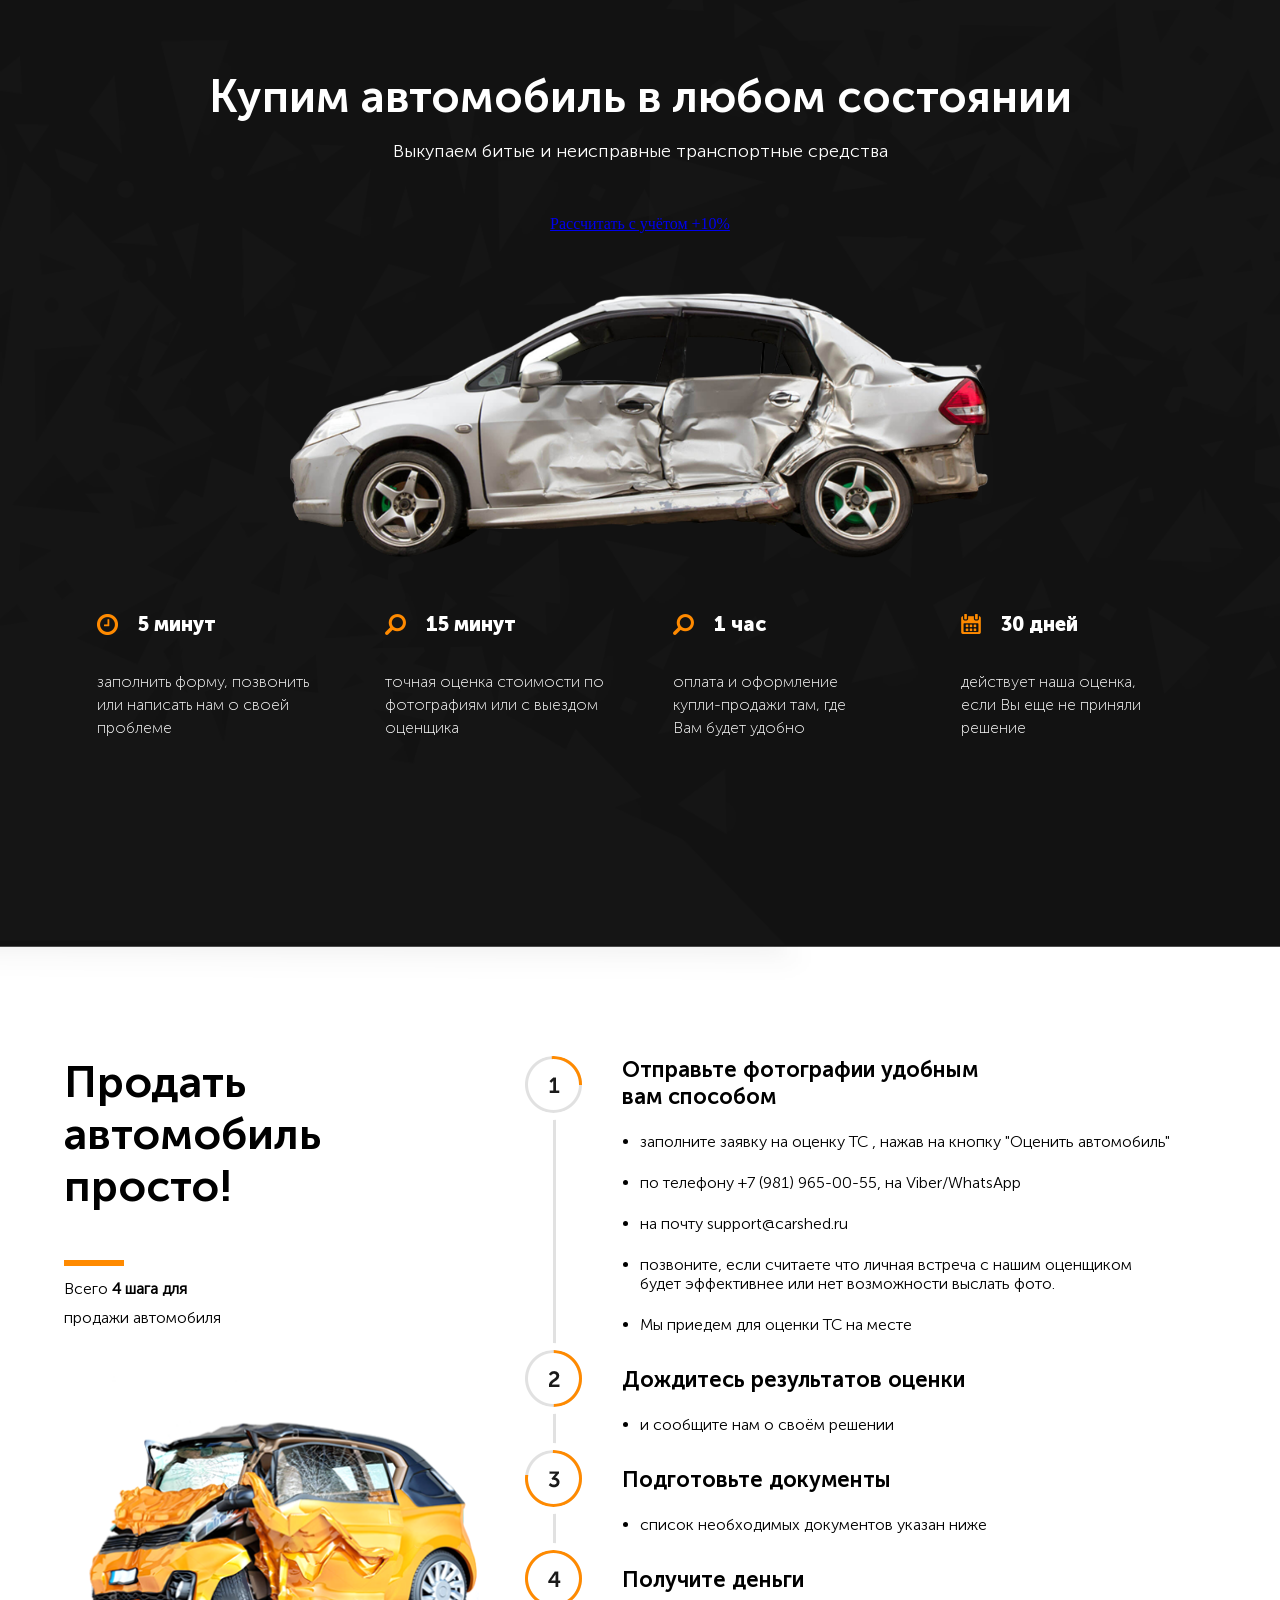
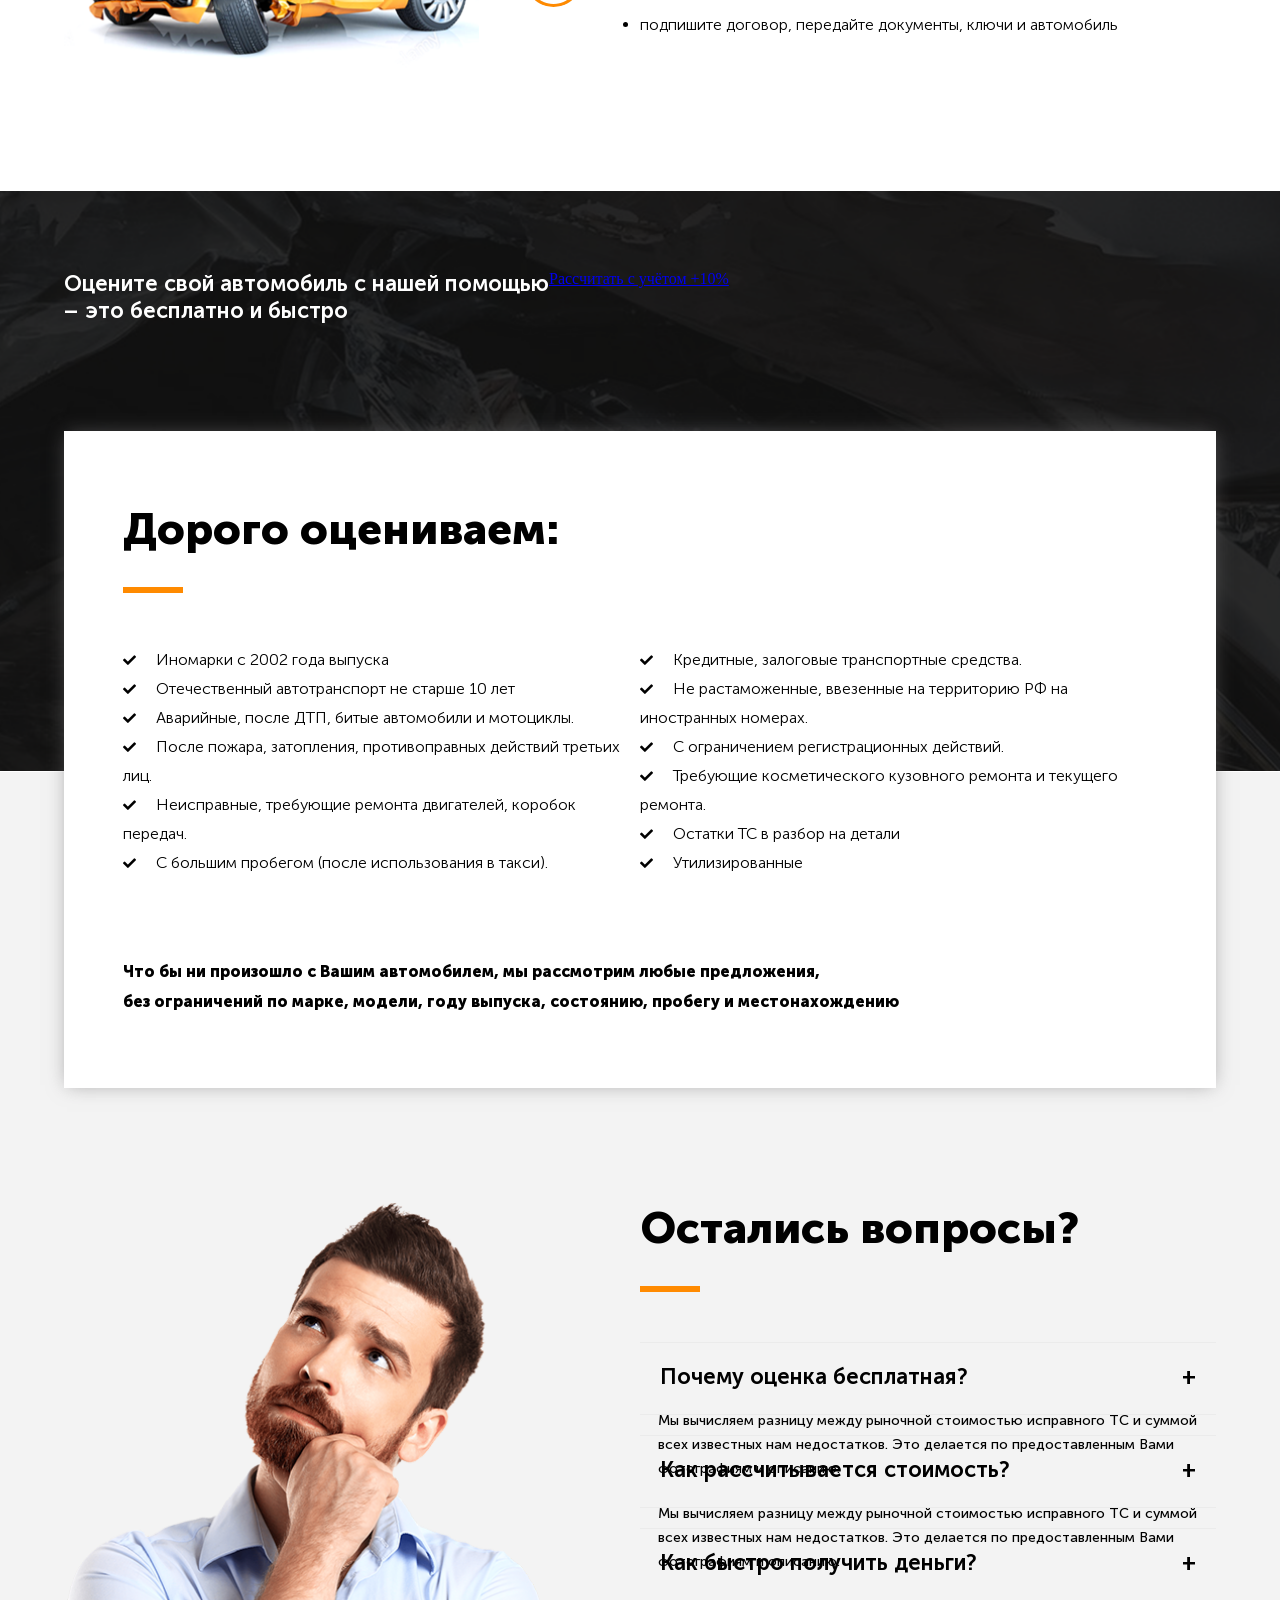
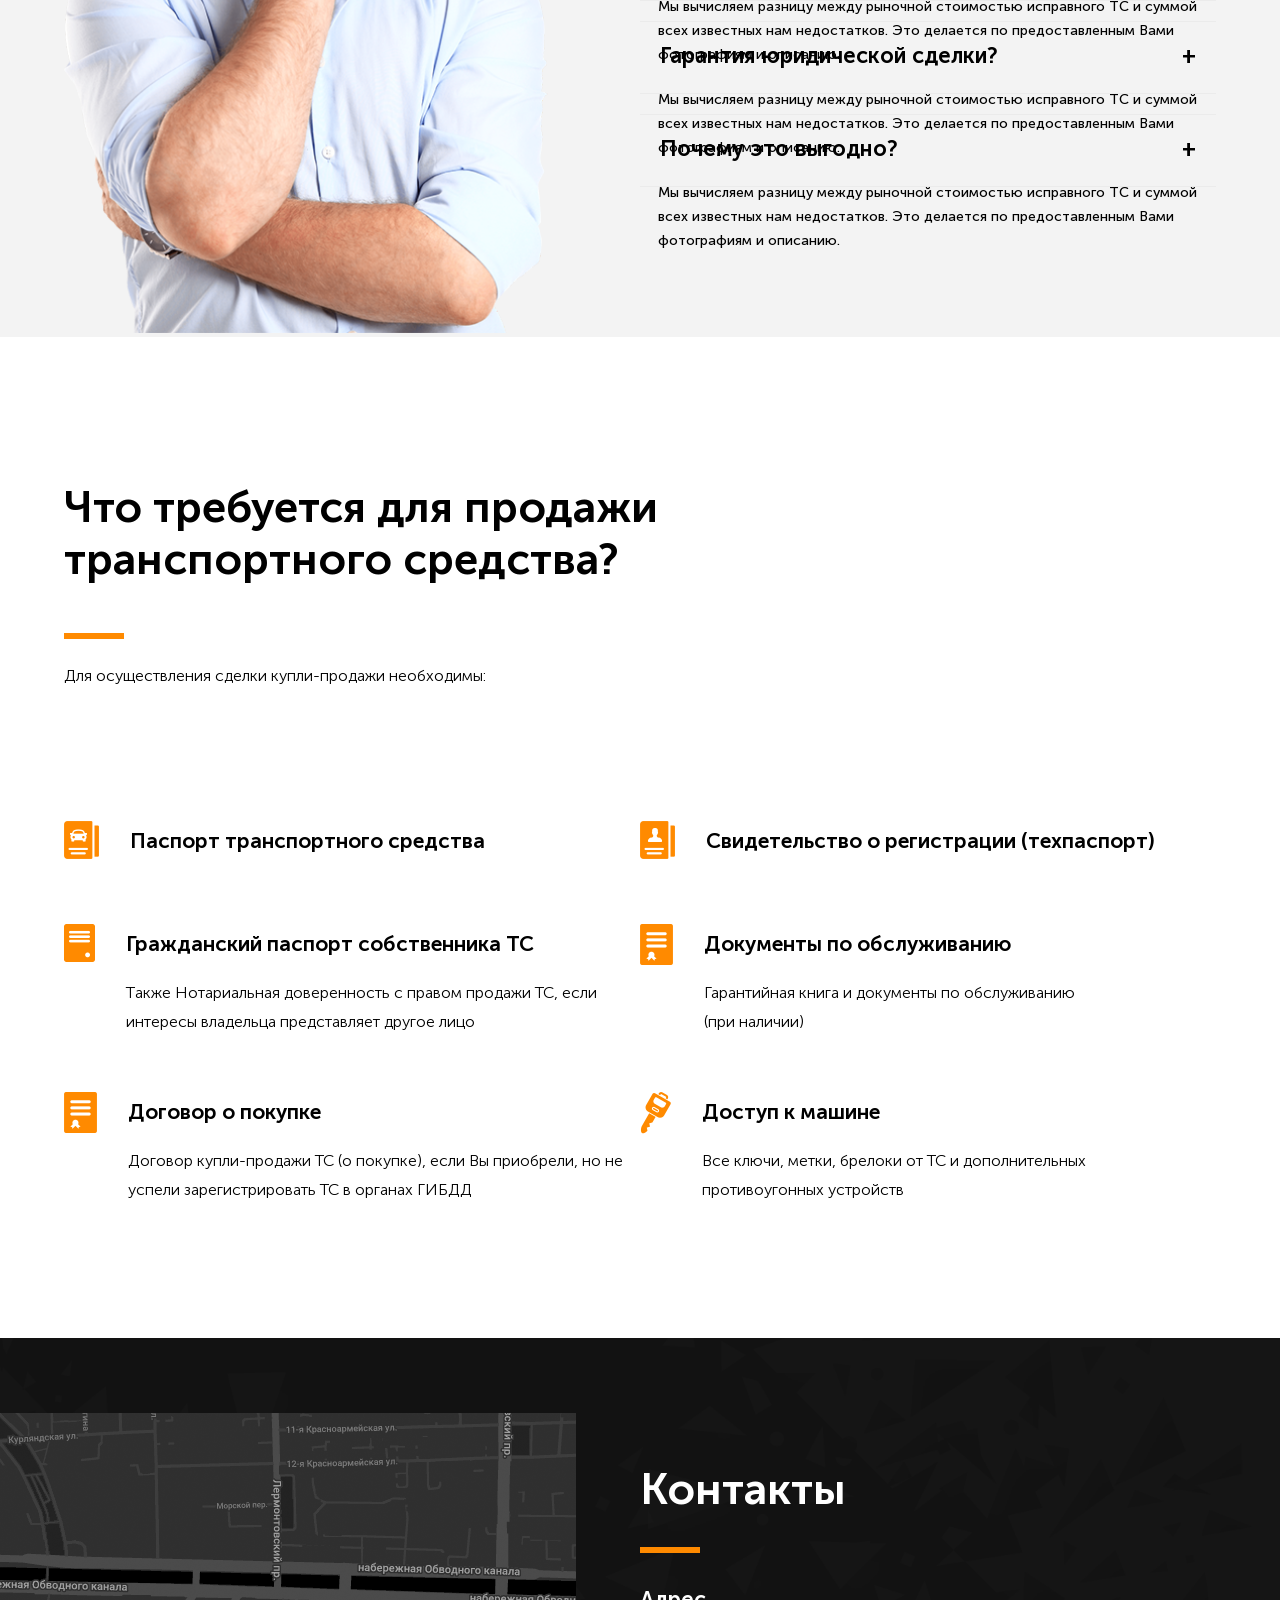
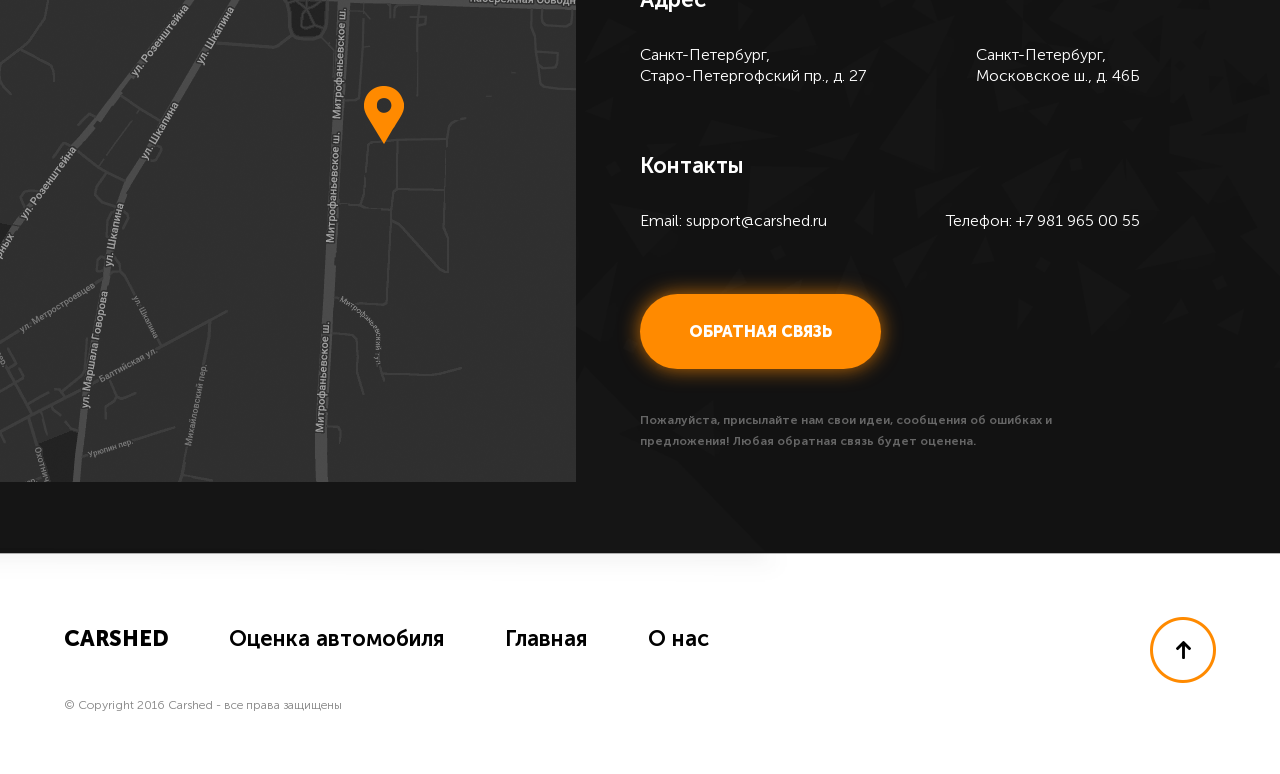
<file: start/index.html>
﻿<!DOCTYPE html>
<html>
<head>
<!-- Yandex.Metrika counter -->
<script type="text/javascript" >
   (function(m,e,t,r,i,k,a){m[i]=m[i]||function(){(m[i].a=m[i].a||[]).push(arguments)};
   m[i].l=1*new Date();k=e.createElement(t),a=e.getElementsByTagName(t)[0],k.async=1,k.src=r,a.parentNode.insertBefore(k,a)})
   (window, document, "script", "https://mc.yandex.ru/metrika/tag.js", "ym");

   ym(48561659, "init", {
        clickmap:true,
        trackLinks:true,
        accurateTrackBounce:true,
        webvisor:true
   });
</script>
<noscript><div><img src="https://mc.yandex.ru/watch/48561659" style="position:absolute; left:-9999px;" alt="" /></div></noscript>
<!-- /Yandex.Metrika counter -->
<!-- Facebook Pixel Code -->
<script>
  !function(f,b,e,v,n,t,s)
  {if(f.fbq)return;n=f.fbq=function(){n.callMethod?
  n.callMethod.apply(n,arguments):n.queue.push(arguments)};
  if(!f._fbq)f._fbq=n;n.push=n;n.loaded=!0;n.version='2.0';
  n.queue=[];t=b.createElement(e);t.async=!0;
  t.src=v;s=b.getElementsByTagName(e)[0];
  s.parentNode.insertBefore(t,s)}(window, document,'script',
  'https://connect.facebook.net/en_US/fbevents.js');
  fbq('init', '402706710477003');
  fbq('track', 'PageView');
</script>
<noscript><img height="1" width="1" style="display:none"
  src="https://www.facebook.com/tr?id=402706710477003&ev=PageView&noscript=1"
/></noscript>
<!-- End Facebook Pixel Code -->

<script type="text/javascript">!function(){var t=document.createElement("script");t.type="text/javascript",t.async=!0,t.src="https://vk.com/js/api/openapi.js?160",t.onload=function(){VK.Retargeting.Init("VK-RTRG-343249-3gPMz"),VK.Retargeting.Hit()},document.head.appendChild(t)}();</script><noscript><img src="https://vk.com/rtrg?p=VK-RTRG-343249-3gPMz" style="position:fixed; left:-999px;" alt=""/></noscript>

	<title>CARSHED - Выкупаем неисправные и разбитые  автомобили и избавляем вас от головной боли</title>
    <!-- Meta Tegs -->
    <meta name="viewport" content="width=device-width, initial-scale=1, maximum-scale=1">
    <meta charset="UTF-8">
    <meta http-equiv="X-UA-Compatible" content="IE=Edge">
    <meta name="description" content="">
    <meta name="keywords" content="">
    <meta name="author" content="">

    <!-- Styles --> 
    <link rel="icon" href="images/icon.png">
    <link rel="stylesheet" href="css/main.css">
    <link rel="stylesheet" href="css/responsive.css">
    <link rel="stylesheet" href="css/remodal.css">
    <link rel="stylesheet" href="css/remodal-default-theme.css">

    <!-- Fonts -->
    <link href="https://fonts.googleapis.com/css?family=Oswald|Roboto" rel="stylesheet">
    
    <!-- Awesome -->
    <link rel="stylesheet" href="https://use.fontawesome.com/releases/v5.8.1/css/all.css" integrity="sha384-50oBUHEmvpQ+1lW4y57PTFmhCaXp0ML5d60M1M7uH2+nqUivzIebhndOJK28anvf" crossorigin="anonymous">

    <!-- Jquery Byblia -->
    <script src="https://ajax.googleapis.com/ajax/libs/jquery/3.3.1/jquery.min.js"></script>
	
	<!-- Marquiz script start -->
<script src="//script.marquiz.ru/v1.js" type="application/javascript"></script>
<script>
document.addEventListener("DOMContentLoaded", function() {
  Marquiz.init({ 
    id: '5b353b49aad90e0042b1ec48', 
    autoOpen: false, 
    autoOpenFreq: 'once', 
    openOnExit: false 
  });
});
</script>
<!-- Marquiz script end -->

</head>
<body>

	<div id="one-diplay">
		<div id="one-display-center">
			<div id="one-display-block">
				<h1 class="one-display-block-h1">
					Купим автомобиль в любом состоянии
				</h1>
				<span class="one-display-block-span">
					Выкупаем битые и неисправные транспортные средства
				</span>

				<div id="one-display-button-block">
				  <center>
					<div class="marquiz__container">
					<a class="marquiz__button marquiz__button_blicked marquiz__button_rounded marquiz__button_shadow" href="#popup:marquiz_5b353b49aad90e0042b1ec48" data-fixed-side="" data-alpha-color="rgba(255, 134, 13, 0.5)" data-color="#ff860d" data-text-color="#ffffff">Рассчитать с учётом +10%</a>
					</div>
				  </center>
				</div>  
                
                <center>
                	<img src="images/dumpcar.png" class="one-display-car">
                </center>

                <div id="one-display-bottom">
                	<div>
                		<p>
                			<b><img src="images/watch.png"><i></i>5 минут</b><br>
                			<span>
                				заполнить форму, позвонить<br>
                				или написать нам о своей<br>
                				проблеме
                			</span>
                		</p>
                	</div>
                	<div>
                		<p>
                			<b><img src="images/search.png"><i></i>15 минут</b><br>
                			<span>
                				точная оценка стоимости по<br>
                				фотографиям или с выездом<br>
                				оценщика
                			</span>
                		</p>
                	</div>

                  <div>
                    <p>
                      <b><img src="images/search.png"><i></i>1 час</b><br>
                      <span>
                        оплата и оформление<br>
                        купли-продажи там, где<br>
                        Вам будет удобно
                      </span>
                    </p>
                  </div>

                	<div>
                		<p>
                			<b><img src="images/calendar.png"><i></i>30 дней</b><br>
                			<span>
                				действует наша оценка,<br>
                				если Вы еще не приняли<br>
                				решение
                			</span>
                		</p>
                	</div>
                </div>

			</div>
		</div>
	</div>

	<div id="just">
		<div id="just-center">
			<div id="just-block">
				<div id="just-left">
					<p>
						<b>Продать<br>автомобиль<br>просто!</b>
						<hr style="position: absolute;" class="info-element">
						<span>
							Всего <font style="font-weight: bold;">4 шага для</font> <br>продажи автомобиля
						</span>

						<img src="images/justcar.png">
					</p>
				</div>
				<div id="just-right">
					
					<div id="just-right-block">
						<p>
							<img src="images/num1.png"> <b>Отправьте фотографии удобным<br> вам способом</b>
						</p>
                        
                        <ul>
                           <div id="line"></div>
                        	  <li>заполните заявку на оценку ТС , нажав на кнопку "Оценить автомобиль"</li>
                            <li>по телефону +7 (981) 965-00-55, на Viber/WhatsApp</li>
                            <li>на почту support@carshed.ru</li>
                            <li>позвоните, если считаете что личная встреча с нашим оценщиком <br> будет эффективнее или нет возможности выслать фото. </li>
                            <li>Мы приедем для оценки ТС на месте</li>
                        </ul>
					</div>

					<div id="just-right-block">
						<p>
							<img src="images/num2.png"> <b style="margin-top: 16px;">Дождитесь результатов оценки</b>
						</p>
            
                        
                        <ul>
                          <div id="line"></div>
                        	<li>и сообщите нам о своём решении</li>
                        </ul>
					</div>

					<div id="just-right-block">
						<p>
							<img src="images/num3.png"> <b style="margin-top: 16px;">Подготовьте документы</b>
						</p>
           
                        
                        <ul>
                          <div id="line"></div>
                        	<li>список необходимых документов указан ниже</li>
                        </ul>
					</div>

					<div id="just-right-block">
						<p>
							<img src="images/num4.png"> <b style="margin-top: 16px;">Получите деньги</b>
						</p>
                        
                        <ul>
                        	<li>подпишите договор, передайте документы, ключи и автомобиль</li>
                        </ul>
					</div>

				</div>
			</div>
		</div>
	</div>
 
   <div id="dorogo">
   	  <div id="dorogo-center">
   	  	  <div id="dorogo-block">
   	  	  	 <p>
   	  	  	 	<span>
   	  	  	 		Оцените свой автомобиль с нашей  помощью<br>
                    – это бесплатно и быстро
   	  	  	 	</span>
					<div class="marquiz__container">
					<a class="marquiz__button marquiz__button_blicked marquiz__button_rounded marquiz__button_shadow" href="#popup:marquiz_5b353b49aad90e0042b1ec48" data-fixed-side="" data-alpha-color="rgba(255, 134, 13, 0.5)" data-color="#ff860d" data-text-color="#ffffff">Рассчитать с учётом +10%</a>
					</div>  
   	  	  	 </p>
   	  	  </div>
   	  </div>
   </div>	 

   <div id="info-dorogo">
   	    <div id="info-dorogo-center">
   	    	 <div id="info-dorogo-block">
   	    	 	 
   	    	 	 <div id="info-dorogo-block-ctr">
   	    	 	 	 <b>
				        Дорого оцениваем:
			         </b>
				     <hr style="position: absolute;" class="info-element">

				     <span>
				     	<font class="info-dorogo-block-ctr-font" style="float: left;">
				     		<i class="fas fa-check"></i> Иномарки с 2002 года выпуска<br>
                            <i class="fas fa-check"></i> Отечественный автотранспорт не старше 10 лет<br> 
                            <i class="fas fa-check"></i> Аварийные, после ДТП, битые автомобили и мотоциклы.<br>
                            <i class="fas fa-check"></i> После пожара, затопления, противоправных действий третьих лиц.<br>
                            <i class="fas fa-check"></i> Неисправные, требующие ремонта двигателей, коробок передач.<br>
                            <i class="fas fa-check"></i> С большим пробегом (после использования в такси).
				     	</font>
				     	<font class="info-dorogo-block-ctr-font" style="float: right;">
				     		<i class="fas fa-check"></i> Кредитные, залоговые транспортные средства.<br>
                            <i class="fas fa-check"></i> Не растаможенные, ввезенные на территорию РФ на иностранных номерах.<br>
                            <i class="fas fa-check"></i> С ограничением регистрационных действий.<br>
                            <i class="fas fa-check"></i> Требующие косметического кузовного ремонта и текущего ремонта.<br>
                            <i class="fas fa-check"></i> Остатки ТС в разбор на детали<br>
                            <i class="fas fa-check"></i> Утилизированные
				     	</font>
				     </span>
				     <font class="info-dorogo-block-ctr-b">
				     	Что бы ни произошло с Вашим автомобилем, мы рассмотрим любые предложения,<br>
                        без ограничений  по марке, модели, году выпуска, состоянию, пробегу и местонахождению
				     </font>
   	    	 	 </div>

   	    	 </div>
   	    </div>
   </div>

   <div id="qa">
   	  <div id="qa-center">
   	  	  <div id="qa-block">
   	  	  	 <div id="qa-left">
   	  	  	 	<img src="images/men.png">
   	  	  	 </div>
   	  	  	 <div id="qa-right">
   	  	  	 	<b class="qa-right-b">
				    Остались вопросы?
			    </b>
				    <hr style="position: absolute;" class="info-element">

				    <div id="faq">
             
                    <div id="qa-bl" class="qaN1" onclick="qaN1();">
                    	<b>Почему оценка бесплатная? <font class="qa-bl-font" id="qaN1font">+</font></b><br>

                    	<span>
                    		Мы вычисляем разницу между рыночной стоимостью исправного ТС и суммой всех известных  нам недостатков. Это делается по предоставленным Вами фотографиям и описанию.
                    	</span>
                    </div>
                    
                    <div id="qa-bl" class="qaN2" onclick="qaN2();">
                    	<b>Как рассчитывается стоимость? <font class="qa-bl-font" id="qaN2font">+</font></b><br>

                    	<span>
                    		Мы вычисляем разницу между рыночной стоимостью исправного ТС и суммой всех известных  нам недостатков. Это делается по предоставленным Вами фотографиям и описанию.
                    	</span>
                    </div>

                    <div id="qa-bl" class="qaN3" onclick="qaN3();">
                    	<b>Как быстро получить деньги? <font class="qa-bl-font" id="qaN3font">+</font></b><br>

                    	<span>
                    		Мы вычисляем разницу между рыночной стоимостью исправного ТС и суммой всех известных  нам недостатков. Это делается по предоставленным Вами фотографиям и описанию.
                    	</span>
                    </div>

                    <div id="qa-bl" class="qaN4" onclick="qaN4();">
                    	<b>Гарантия юридической сделки? <font class="qa-bl-font" id="qaN4font">+</font></b><br>

                    	<span>
                    		Мы вычисляем разницу между рыночной стоимостью исправного ТС и суммой всех известных  нам недостатков. Это делается по предоставленным Вами фотографиям и описанию.
                    	</span>
                    </div>

                    <div id="qa-bl" class="qaN5" onclick="qaN5();">
                    	<b>Почему это выгодно? <font class="qa-bl-font" id="qaN5font">+</font></b><br>

                    	<span>
                    		Мы вычисляем разницу между рыночной стоимостью исправного ТС и суммой всех известных  нам недостатков. Это делается по предоставленным Вами фотографиям и описанию.
                    	</span>
                    </div>

                    </div>

   	  	  	 </div>
   	  	  </div>
   	  </div>
   </div>


   <div id="need">
   	    <div id="need-center">
   	    	<p>
				
				<b>
				    Что требуется для продажи<br>
                    транспортного средства?
			    </b>
				    <hr style="position: absolute;" class="info-element">
				<span>
				    Для осуществления сделки купли-продажи необходимы:
				</span>

				<div id="need-block">
					<div>
						<p>
							<b><img src="images/need1.png"> <font class="need-font">Паспорт транспортного средства</font></b>
							<span>
								
							</span>
						</p>
					</div>
		
					<div>
						<p>
							<b><img src="images/need2.png"> <font class="need-font">Свидетельство о регистрации (техпаспорт)</font></b>
							<span>
								
							</span>
						</p>
					</div>

					<div>
						<p>
							<b><img src="images/need3.png">  <font class="need-font">Гражданский паспорт собственника ТС</font></b>
							<span>
								Tакже Нотариальная доверенность с правом продажи ТС, если<br>
								интересы владельца представляет другое лицо
							</span>
						</p>
					</div>
			

					<div>
						<p>
							<b><img src="images/need4.png"> <font class="need-font">Документы по обслуживанию</font></b>
							<span>
								 Гарантийная книга и документы по обслуживанию<br>
                                 (при наличии)
							</span>
						</p>
					</div>

					<div>
						<p>
							<b><img src="images/need4.png"> <font class="need-font">Договор о покупке</font></b>
							<span>
								 Договор купли-продажи ТС (о покупке), если Вы приобрели, но не<br>
								 успели зарегистрировать ТС в органах ГИБДД
							</span>
						</p>
					</div>

	
			

					<div>
						<p>
							<b><img src="images/need6.png"> <font class="need-font">Доступ к машине</font></b>
							<span>
								Все ключи, метки, брелоки от ТС и дополнительных<br>
								противоугонных устройств
							</span>
						</p>
					</div>
				</div>

			</p>
   	    </div>
   </div>	
   
   <div id="contact">
   	  <div id="contact-center">
   	  	  <div id="contact-block">
   	  	  	 <div id="contact-left">
   	  	  	 	<img src="images/map.png">
   	  	  	 </div>
   	  	  	 <div id="contact-right">
   	  	  	 	 <b>Контакты</b>

   	  	  	 	 <div id="hr">
   	  	  	 	 	<hr  class="info-element">
   	  	  	 	 </div> 	  	  	 	 
                 
                 <div id="contact-right-block">
                 	<b>Адрес</b>
                 	<p>
                 		<span style="float: left;">
                 			 Санкт-Петербург,<br>Старо-Петергофский пр., д. 27
                 		</span>
                 		<span style="float: right;">
                 			Санкт-Петербург,<br>
                 			Московское ш., д. 46Б  
                 		</span>
                 	</p>
                 </div>
                 <div id="contact-right-block">
                 	<b>Контакты</b>
                 	<p>
                 		<span style="float: left;">
                 			Email: support@carshed.ru   
                 		</span>
                 		<span style="float: right;">
                 			Телефон: +7 981 965 00 55  
                 		</span>
                 	</p>
                 </div>
                  <a href="mailto:support@carshed.ru">
                    <button>Обратная связь</button>
                  </a>
                 <span class="copyright">
                 	 Пожалуйста, присылайте нам свои идеи, сообщения об ошибках и<br>
                 	 предложения! Любая обратная связь будет оценена.
                 </span>


   	  	  	 </div>
   	  	  </div>
   	  </div>
   </div>

	<div id="footer">
		<div id="footer-center">
			<div id="footer-block">
				<div id="footer-left">
					<ul>
						<li style="margin-left: -40px; font-family: 'Museo Sans 900 Black';"><a href="http://carshed.ru">CARSHED</a></li>
						<li><a href="http://carshed.ru">Оценка автомобиля</a></li>
						<li><a href="http://carshed.ru">Главная</a></li>
						<li><a href="http://carshed.ru/start/">О нас</a></li>
					</ul>
					<p>© Copyright 2016 Carshed - все права защищены</p>
				</div>
				<div id="footer-right">
					<a href="#one-diplay"><img src="images/to-bottom.png"></a>
				</div>
			</div>
		</div>
	</div>


<script src="js/scroll.js"></script>
<script src="js/main.js"></script>
</body>
</html>
</file>
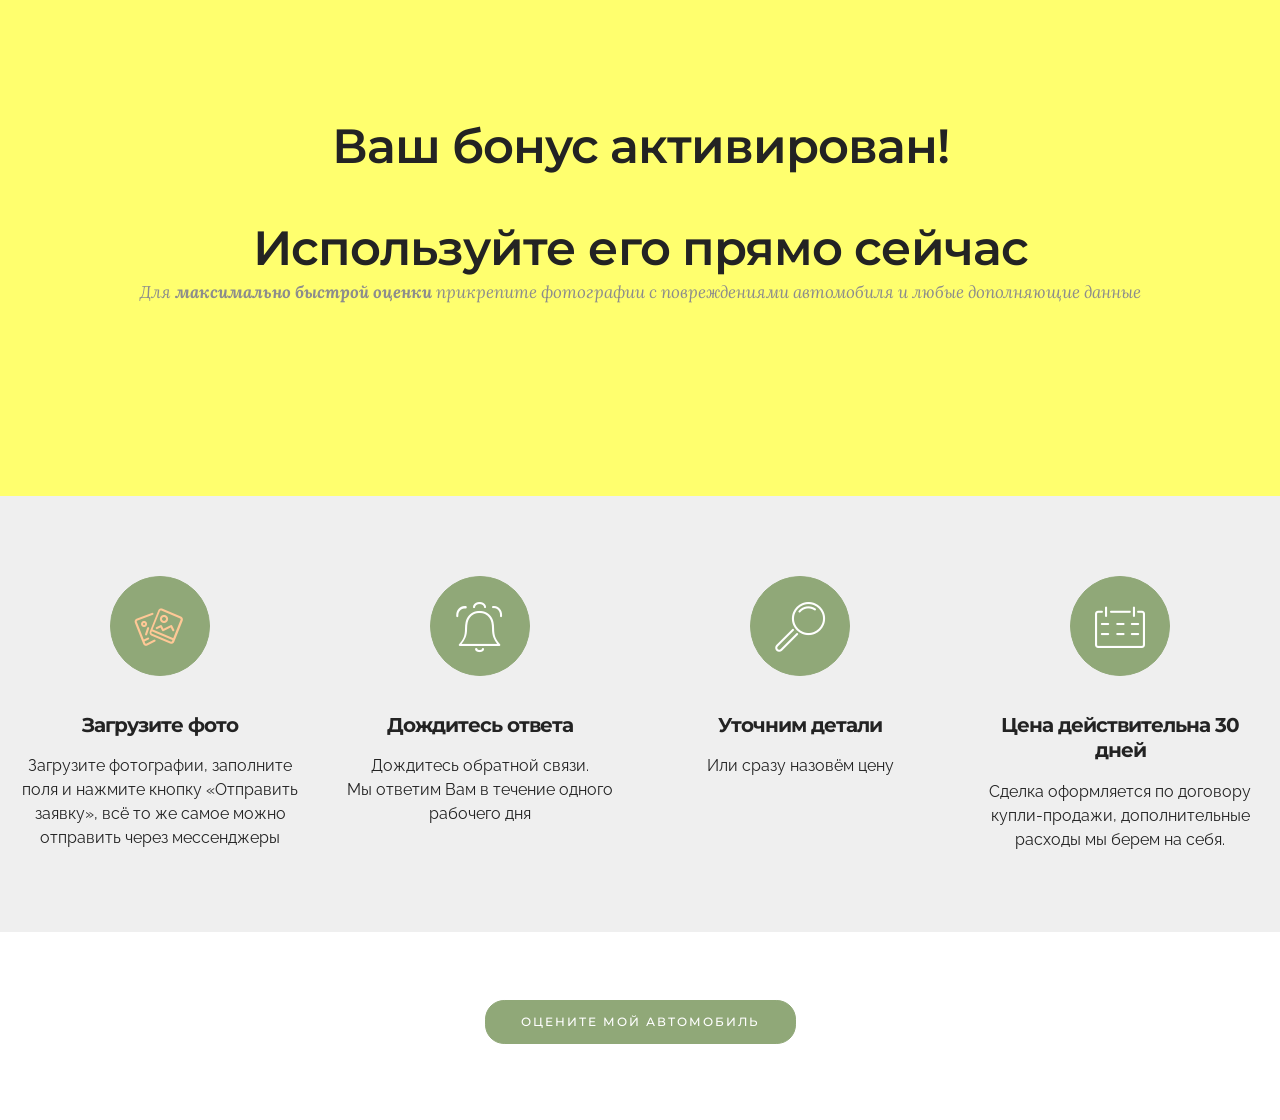
<file: bonus/vikup/index.html>
﻿<!DOCTYPE html>
<html >
<!-- Yandex.Metrika counter -->
<script type="text/javascript" >
   (function(m,e,t,r,i,k,a){m[i]=m[i]||function(){(m[i].a=m[i].a||[]).push(arguments)};
   m[i].l=1*new Date();k=e.createElement(t),a=e.getElementsByTagName(t)[0],k.async=1,k.src=r,a.parentNode.insertBefore(k,a)})
   (window, document, "script", "https://mc.yandex.ru/metrika/tag.js", "ym");

   ym(48561659, "init", {
        clickmap:true,
        trackLinks:true,
        accurateTrackBounce:true,
        webvisor:true
   });
</script>
<noscript><div><img src="https://mc.yandex.ru/watch/48561659" style="position:absolute; left:-9999px;" alt="" /></div></noscript>
<!-- /Yandex.Metrika counter -->
<!-- Facebook Pixel Code -->
<script>
  !function(f,b,e,v,n,t,s)
  {if(f.fbq)return;n=f.fbq=function(){n.callMethod?
  n.callMethod.apply(n,arguments):n.queue.push(arguments)};
  if(!f._fbq)f._fbq=n;n.push=n;n.loaded=!0;n.version='2.0';
  n.queue=[];t=b.createElement(e);t.async=!0;
  t.src=v;s=b.getElementsByTagName(e)[0];
  s.parentNode.insertBefore(t,s)}(window, document,'script',
  'https://connect.facebook.net/en_US/fbevents.js');
  fbq('init', '402706710477003');
  fbq('track', 'PageView');
</script>
<noscript><img height="1" width="1" style="display:none"
  src="https://www.facebook.com/tr?id=402706710477003&ev=PageView&noscript=1"
/></noscript>
<!-- End Facebook Pixel Code -->

<head>
  <!-- Site made with Mobirise Website Builder v4.7.1, https://mobirise.com -->
  <meta charset="UTF-8">
  <meta http-equiv="X-UA-Compatible" content="IE=edge">
  <meta name="generator" content="Mobirise v4.7.1, mobirise.com">
  <meta name="viewport" content="width=device-width, initial-scale=1, minimum-scale=1">
  <link rel="shortcut icon" href="assets/images/logo.png" type="image/x-icon">
  <meta name="description" content="">
  <title>Воспользуйтесь Вашим бонусом 10% прямо сейчас!</title>
  <link rel="stylesheet" href="assets/et-line-font-plugin/style.css">
  <link rel="stylesheet" href="https://fonts.googleapis.com/css?family=Montserrat:400,700">
  <link rel="stylesheet" href="https://fonts.googleapis.com/css?family=Raleway:100,100i,200,200i,300,300i,400,400i,500,500i,600,600i,700,700i,800,800i,900,900i">
  <link rel="stylesheet" href="assets/web/assets/mobirise-icons/mobirise-icons.css">
  <link rel="stylesheet" href="https://fonts.googleapis.com/css?family=Lora:400,700,400italic,700italic&subset=latin">
  <link rel="stylesheet" href="assets/tether/tether.min.css">
  <link rel="stylesheet" href="assets/bootstrap/css/bootstrap.min.css">
  <link rel="stylesheet" href="assets/animate.css/animate.min.css">
  <link rel="stylesheet" href="assets/theme/css/style.css">
  <link rel="stylesheet" href="assets/mobirise/css/mbr-additional.css" type="text/css">
  
  <script type="text/javascript">!function(){var t=document.createElement("script");t.type="text/javascript",t.async=!0,t.src="https://vk.com/js/api/openapi.js?160",t.onload=function(){VK.Retargeting.Init("VK-RTRG-343249-3gPMz"),VK.Retargeting.Hit()},document.head.appendChild(t)}();</script><noscript><img src="https://vk.com/rtrg?p=VK-RTRG-343249-3gPMz" style="position:fixed; left:-999px;" alt=""/></noscript>
  
</head>

<!-- Yandex.Metrika counter -->
<script type="text/javascript" >
    (function (d, w, c) {
        (w[c] = w[c] || []).push(function() {
            try {
                w.yaCounter48561659 = new Ya.Metrika({
                    id:48561659,
                    clickmap:true,
                    trackLinks:true,
                    accurateTrackBounce:true,
                    webvisor:true
                });
            } catch(e) { }
        });

        var n = d.getElementsByTagName("script")[0],
            s = d.createElement("script"),
            f = function () { n.parentNode.insertBefore(s, n); };
        s.type = "text/javascript";
        s.async = true;
        s.src = "https://mc.yandex.ru/metrika/watch.js";

        if (w.opera == "[object Opera]") {
            d.addEventListener("DOMContentLoaded", f, false);
        } else { f(); }
    })(document, window, "yandex_metrika_callbacks");
</script>
<noscript><div><img src="https://mc.yandex.ru/watch/48561659" style="position:absolute; left:-9999px;" alt="" /></div></noscript>
<!-- /Yandex.Metrika counter -->


<body>
  <section class="mbr-section form1" id="form1-2" data-rv-view="5" style="background-color: rgb(255, 255, 110); padding-top: 120px; padding-bottom: 120px;">
    
    <div class="mbr-section mbr-section__container mbr-section__container--middle">
        <div class="container">
            <div class="row">
                <div class="col-xs-12 text-xs-center">
				<h3 class="mbr-section-title display-2"> Ваш бонус активирован!</h3><br>
                    <h3 class="mbr-section-title display-2">Используйте его прямо сейчас</h3>
                    <small class="mbr-section-subtitle">Для <b>максимально быстрой оценки</b> прикрепите фотографии с повреждениями автомобиля и любые дополняющие данные</small>
                </div>
            </div>
        </div>
    </div>
    <div class="mbr-section mbr-section-nopadding">
        <div class="container">
            <div class="row">
                <div class="col-xs-12 col-lg-10 col-lg-offset-1" data-form-type="formoid">


                    <div data-form-alert="true">
                        <div hidden="" data-form-alert-success="true" class="alert alert-form alert-success text-xs-center">Thanks for filling out form!</div>
                    </div>


                    <form action="https://mobirise.com/" method="post" data-form-title="CONTACT FORM">

                        <input type="hidden" value="Tf/ywZVVCUjAAzz0uUk21pv5sJrC7n3+7swnxOHSrjXuNa9p1SdxYZLblnEL+ERKM8YgsQtO1bmPUzv4Y+9m8cYpog460KaXvLj1CZ6hUSPoRIOp3gYFnV/L5BBXg8S8" data-form-email="true">

                        <script type="text/javascript" src="https://yandex.planso.de/embed/forms/c8dfece5cc68249206e4690fc4737a8d.js"></script>

                    </form>
                </div>
            </div>
        </div>
    </div>
</section>

<section class="engine"><a href="https://mobirise.ws/f">simple web creator</a></section><section class="mbr-cards mbr-section mbr-section-nopadding" id="features7-0" data-rv-view="0" style="background-color: rgb(239, 239, 239);">

    

    <div class="mbr-cards-row row">
        <div class="mbr-cards-col col-xs-12 col-lg-3" style="padding-top: 80px; padding-bottom: 80px;">
            <div class="container">
                <div class="card cart-block">
                    <div class="card-img iconbox"><a href="https://mobirise.com" class="mbri-image-gallery mbr-iconfont mbr-iconfont-features7" style="color: rgb(255, 200, 150);"></a></div>
                    <div class="card-block">
                        <h4 class="card-title">Загрузите фото</h4>
                        
                        <p class="card-text">Загрузите фотографии, заполните поля и нажмите кнопку «Отправить заявку», всё то же самое можно отправить через мессенджеры</p>
                        
                    </div>
                </div>
            </div>
        </div>
        <div class="mbr-cards-col col-xs-12 col-lg-3" style="padding-top: 80px; padding-bottom: 80px;">
            <div class="container">
                <div class="card cart-block">
                    <div class="card-img iconbox"><a href="https://mobirise.com" class="mbri-alert mbr-iconfont mbr-iconfont-features7" style="color: rgb(255, 255, 255);"></a></div>
                    <div class="card-block">
                        <h4 class="card-title">Дождитесь ответа</h4>
                        
                        <p class="card-text">Дождитесь обратной связи. 
<br>Мы ответим Вам в течение одного рабочего дня</p>
                        
                    </div>
                </div>
          </div>
        </div>
        <div class="mbr-cards-col col-xs-12 col-lg-3" style="padding-top: 80px; padding-bottom: 80px;">
            <div class="container">
                <div class="card cart-block">
                    <div class="card-img iconbox"><a href="https://mobirise.com" class="mbri-search mbr-iconfont mbr-iconfont-features7" style="color: rgb(255, 255, 255);"></a></div>
                    <div class="card-block">
                        <h4 class="card-title">Уточним детали</h4>
                        
                        <p class="card-text">Или сразу назовём цену</p>
                        
                    </div>
                </div>
            </div>
        </div>
        <div class="mbr-cards-col col-xs-12 col-lg-3" style="padding-top: 80px; padding-bottom: 80px;">
            <div class="container">
                <div class="card cart-block">
                    <div class="card-img iconbox"><a href="https://mobirise.com" class="mbri-calendar mbr-iconfont mbr-iconfont-features7" style="color: rgb(255, 255, 255);"></a></div>
                    <div class="card-block">
                        <h4 class="card-title">Цена действительна 30 дней</h4>
                        
                        <p class="card-text">Сделка оформляется по договору купли-продажи, дополнительные расходы мы берем на себя.</p>
                        
                    </div>
                </div>
            </div>
        </div>
        
        
    </div>
</section>

<section class="mbr-section mbr-section__container" id="buttons1-1" data-rv-view="3" style="background-color: rgb(255, 255, 255); padding-top: 20px; padding-bottom: 20px;">

    <div class="container">
        <div class="row">
            <div class="col-xs-12">
                <div class="text-xs-center"><br><br><a class="btn btn-primary" href="#">ОЦЕНИТЕ МОЙ АВТОМОБИЛЬ</a> <br> <br><br></div>
            </div>
        </div>
    </div>

</section>


  <script src="assets/web/assets/jquery/jquery.min.js"></script>
  <script src="assets/tether/tether.min.js"></script>
  <script src="assets/bootstrap/js/bootstrap.min.js"></script>
  <script src="assets/smooth-scroll/smooth-scroll.js"></script>
  <script src="assets/viewport-checker/jquery.viewportchecker.js"></script>
  <script src="assets/theme/js/script.js"></script>
  <script src="assets/formoid/formoid.min.js"></script>
  
  
  <input name="animation" type="hidden">
  </body>
</html>
</file>
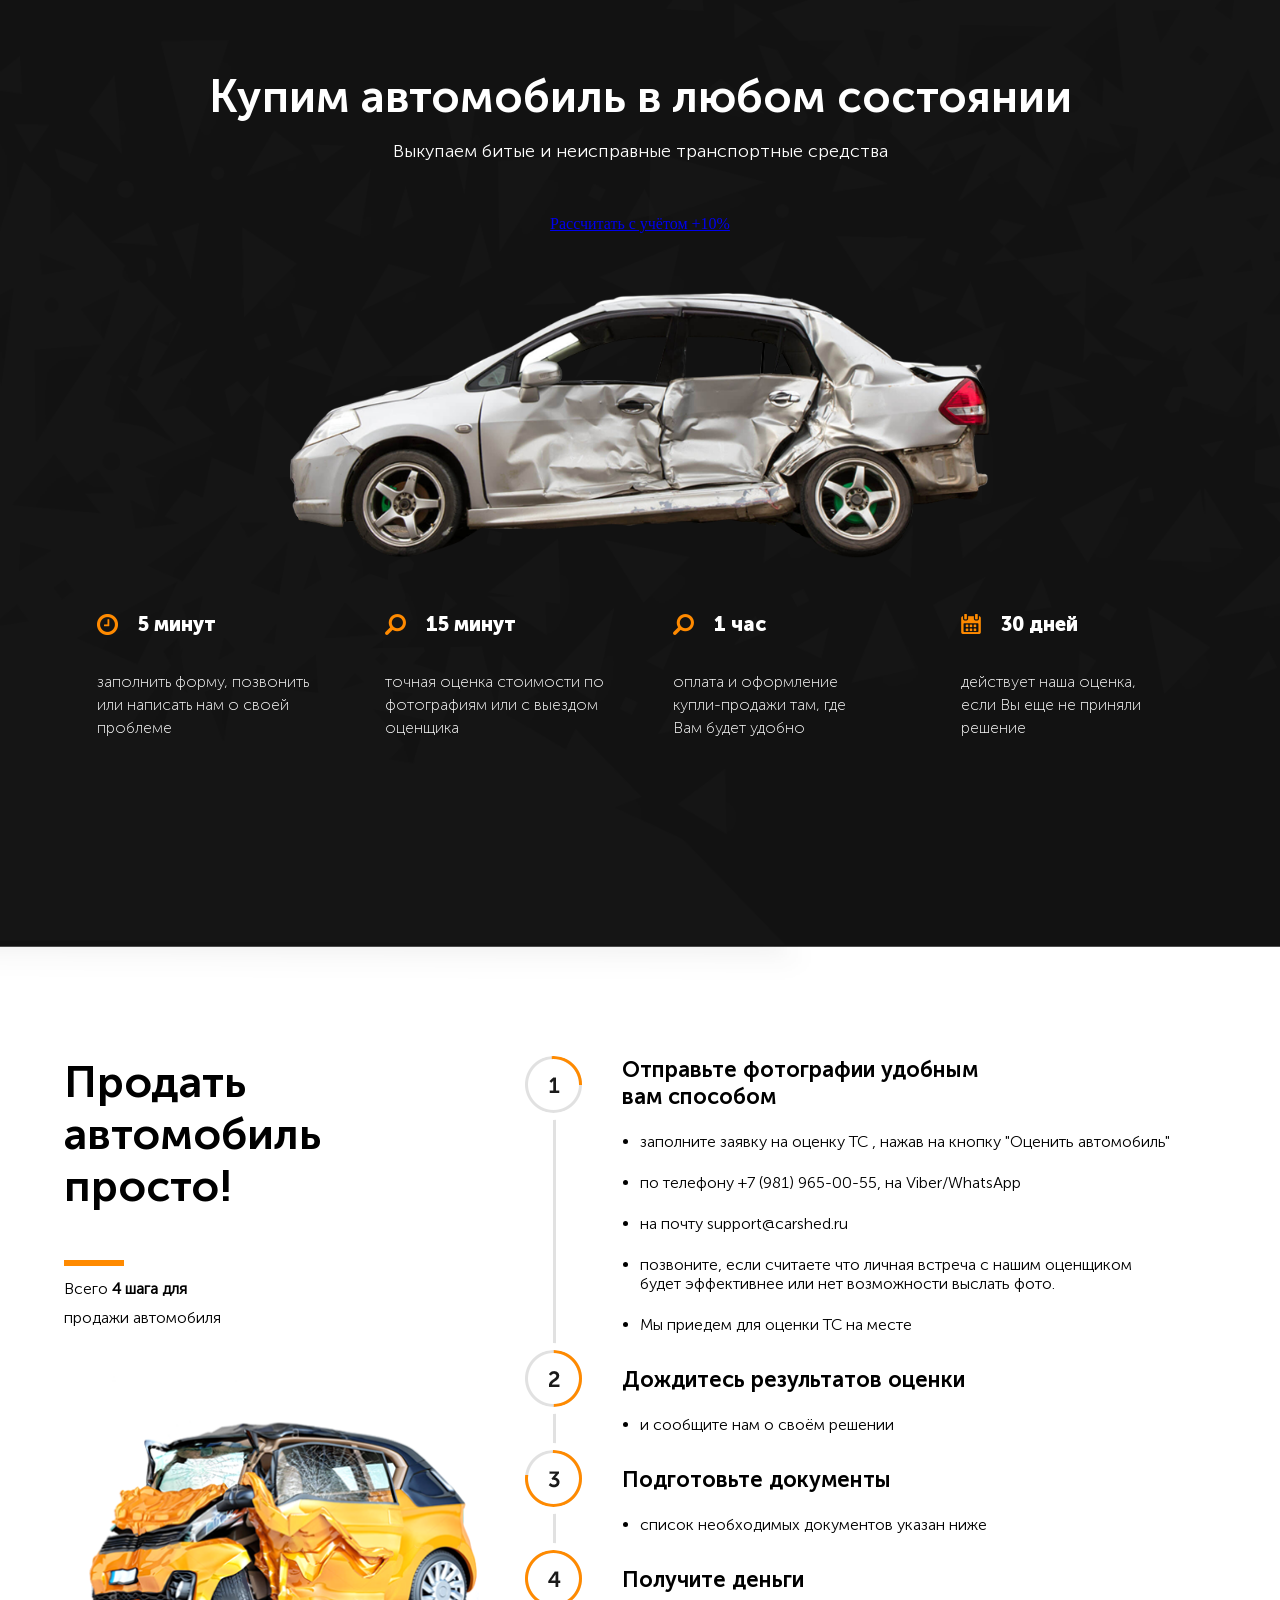
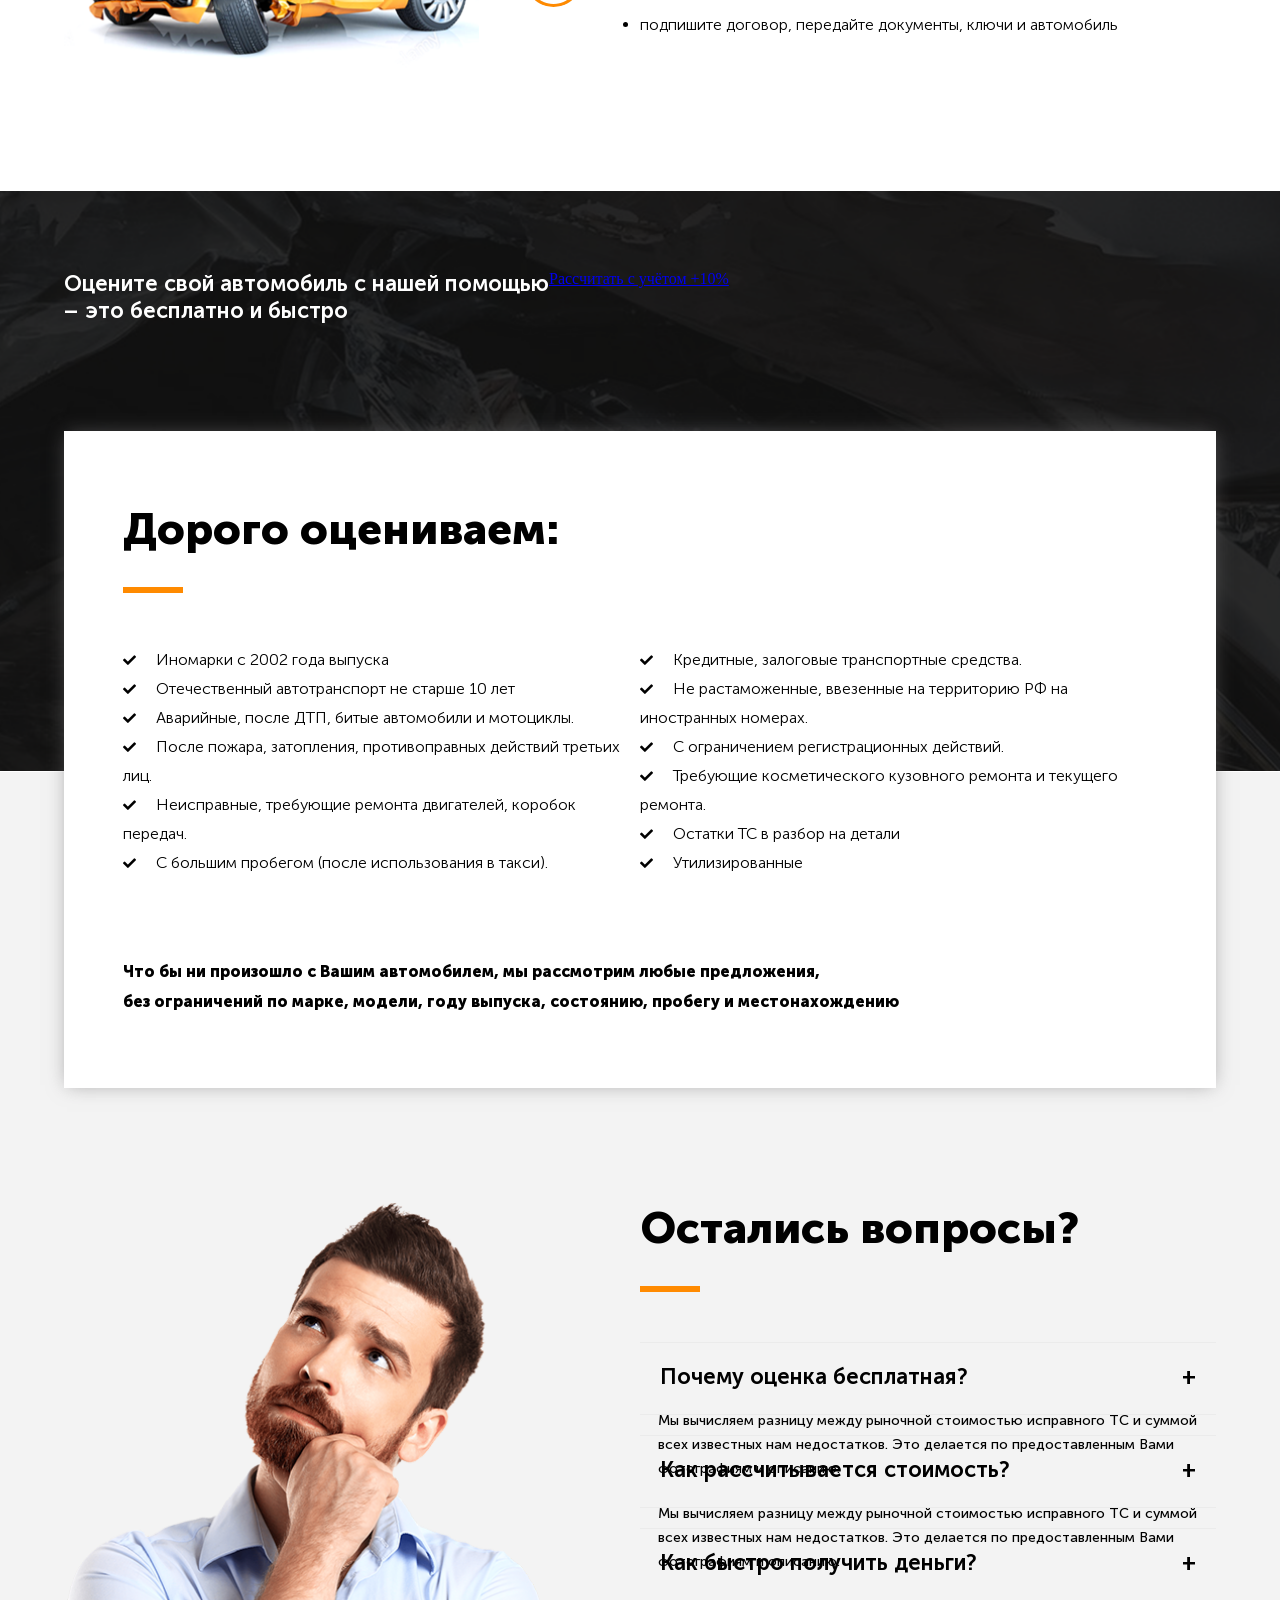
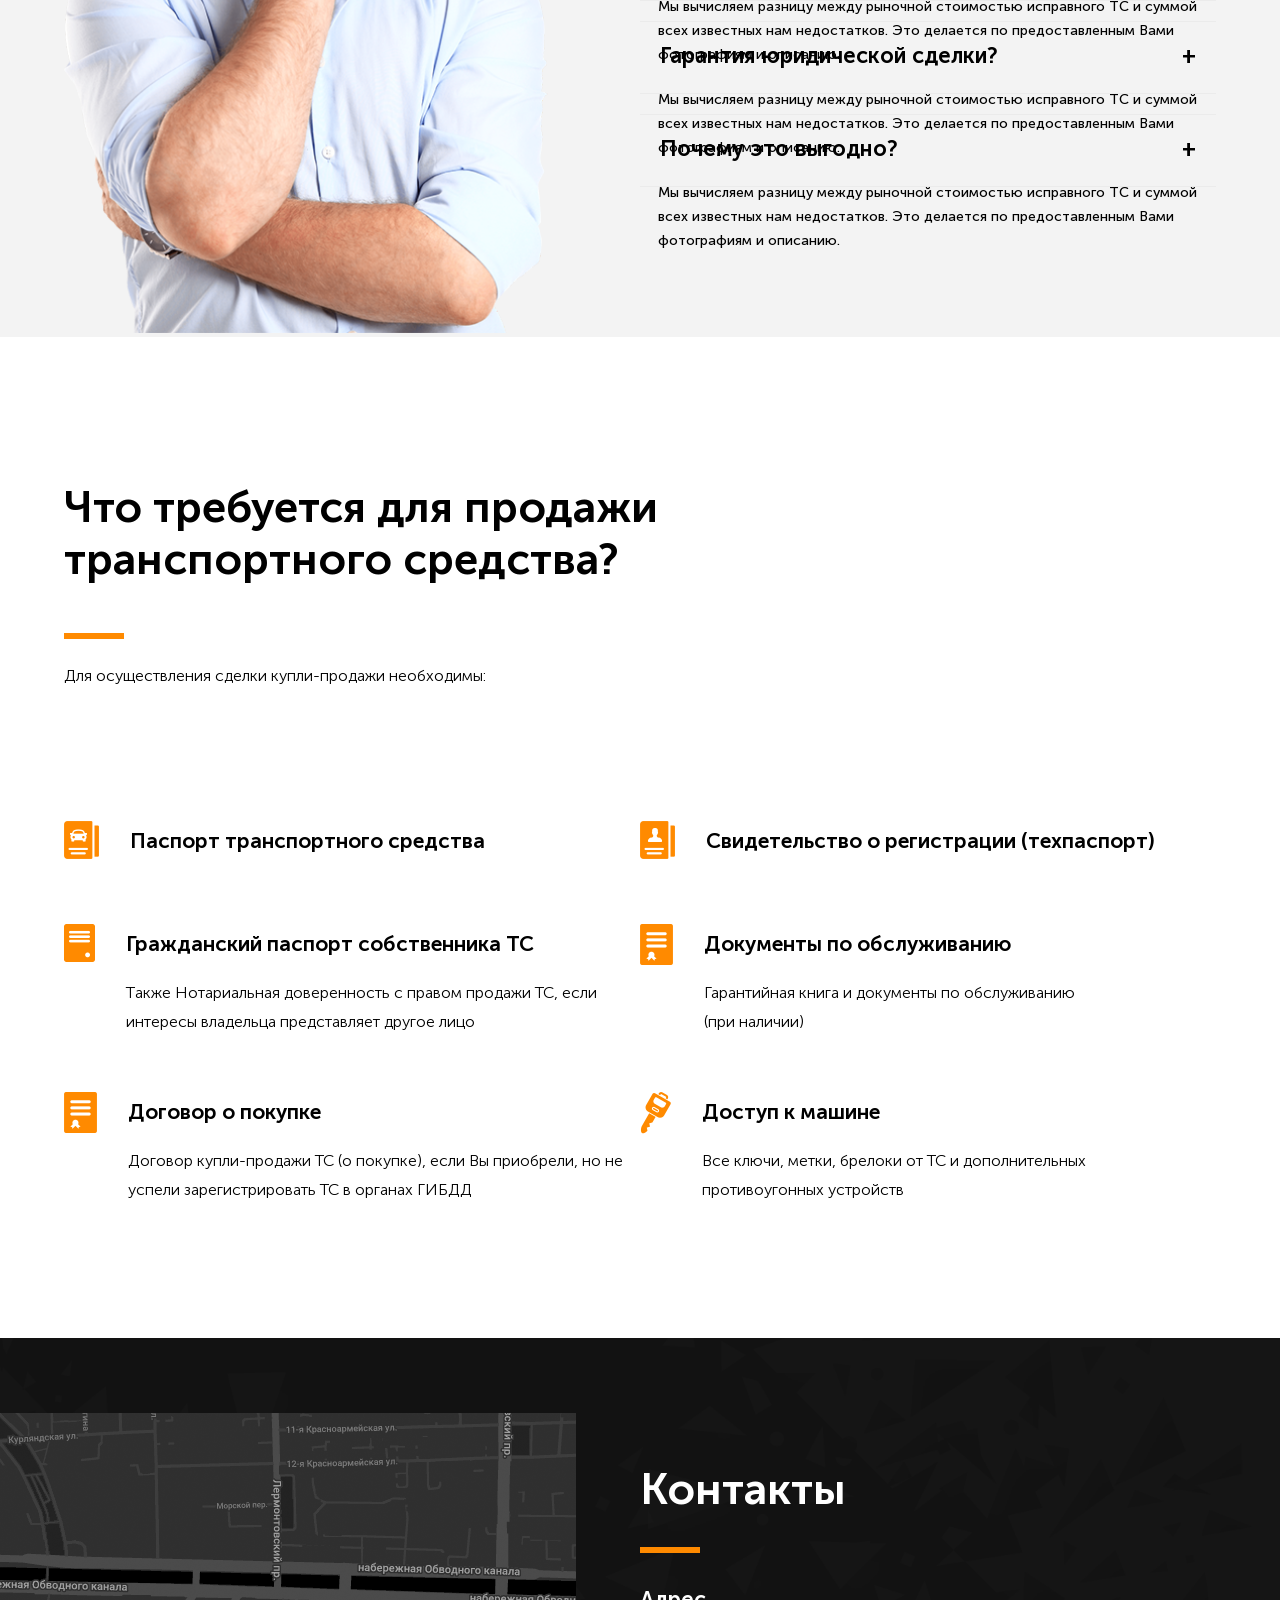
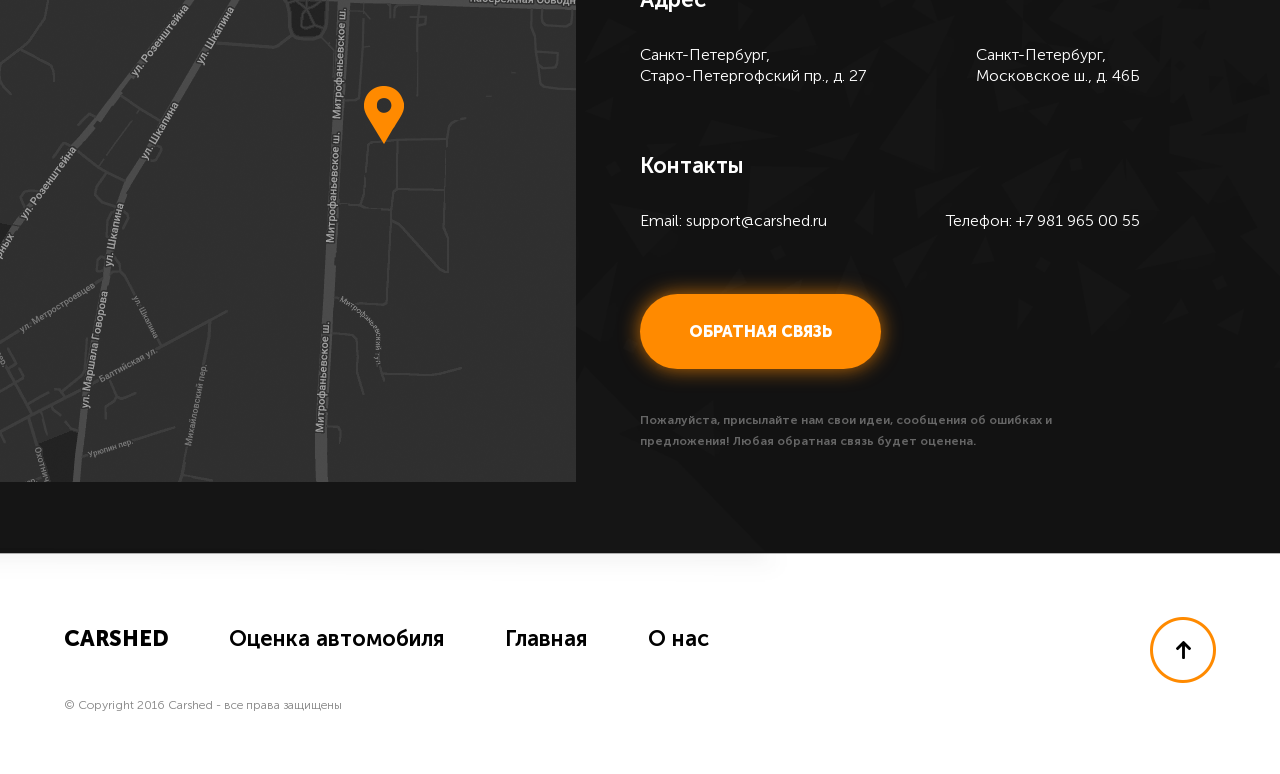
<file: onetimeoffer/start/index.html>
﻿<!DOCTYPE html>
<html>
<head>
<!-- Yandex.Metrika counter -->
<script type="text/javascript" >
   (function(m,e,t,r,i,k,a){m[i]=m[i]||function(){(m[i].a=m[i].a||[]).push(arguments)};
   m[i].l=1*new Date();k=e.createElement(t),a=e.getElementsByTagName(t)[0],k.async=1,k.src=r,a.parentNode.insertBefore(k,a)})
   (window, document, "script", "https://mc.yandex.ru/metrika/tag.js", "ym");

   ym(48561659, "init", {
        clickmap:true,
        trackLinks:true,
        accurateTrackBounce:true,
        webvisor:true
   });
</script>
<noscript><div><img src="https://mc.yandex.ru/watch/48561659" style="position:absolute; left:-9999px;" alt="" /></div></noscript>
<!-- /Yandex.Metrika counter -->
	<title>CARSHED - Выкупаем неисправные и разбитые  автомобили и избавляем вас от головной боли</title>
    <!-- Meta Tegs -->
    <meta name="viewport" content="width=device-width, initial-scale=1, maximum-scale=1">
    <meta charset="UTF-8">
    <meta http-equiv="X-UA-Compatible" content="IE=Edge">
    <meta name="description" content="">
    <meta name="keywords" content="">
    <meta name="author" content="">

    <!-- Styles --> 
    <link rel="icon" href="images/icon.png">
    <link rel="stylesheet" href="css/main.css">
    <link rel="stylesheet" href="css/responsive.css">
    <link rel="stylesheet" href="css/remodal.css">
    <link rel="stylesheet" href="css/remodal-default-theme.css">

    <!-- Fonts -->
    <link href="https://fonts.googleapis.com/css?family=Oswald|Roboto" rel="stylesheet">
    
    <!-- Awesome -->
    <link rel="stylesheet" href="https://use.fontawesome.com/releases/v5.8.1/css/all.css" integrity="sha384-50oBUHEmvpQ+1lW4y57PTFmhCaXp0ML5d60M1M7uH2+nqUivzIebhndOJK28anvf" crossorigin="anonymous">

    <!-- Jquery Byblia -->
    <script src="https://ajax.googleapis.com/ajax/libs/jquery/3.3.1/jquery.min.js"></script>
	
	<!-- Marquiz script start -->
<script src="//script.marquiz.ru/v1.js" type="application/javascript"></script>
<script>
document.addEventListener("DOMContentLoaded", function() {
  Marquiz.init({ 
    id: '5b353b49aad90e0042b1ec48', 
    autoOpen: false, 
    autoOpenFreq: 'once', 
    openOnExit: false 
  });
});
</script>
<!-- Marquiz script end -->

</head>
<body>

	<div id="one-diplay">
		<div id="one-display-center">
			<div id="one-display-block">
				<h1 class="one-display-block-h1">
					Купим автомобиль в любом состоянии
				</h1>
				<span class="one-display-block-span">
					Выкупаем битые и неисправные транспортные средства
				</span>

				<div id="one-display-button-block">
				  <center>
					<div class="marquiz__container">
					<a class="marquiz__button marquiz__button_blicked marquiz__button_rounded marquiz__button_shadow" href="#popup:marquiz_5b353b49aad90e0042b1ec48" data-fixed-side="" data-alpha-color="rgba(255, 134, 13, 0.5)" data-color="#ff860d" data-text-color="#ffffff">Рассчитать с учётом +10%</a>
					</div>
				  </center>
				</div>  
                
                <center>
                	<img src="images/dumpcar.png" class="one-display-car">
                </center>

                <div id="one-display-bottom">
                	<div>
                		<p>
                			<b><img src="images/watch.png"><i></i>5 минут</b><br>
                			<span>
                				заполнить форму, позвонить<br>
                				или написать нам о своей<br>
                				проблеме
                			</span>
                		</p>
                	</div>
                	<div>
                		<p>
                			<b><img src="images/search.png"><i></i>15 минут</b><br>
                			<span>
                				точная оценка стоимости по<br>
                				фотографиям или с выездом<br>
                				оценщика
                			</span>
                		</p>
                	</div>

                  <div>
                    <p>
                      <b><img src="images/search.png"><i></i>1 час</b><br>
                      <span>
                        оплата и оформление<br>
                        купли-продажи там, где<br>
                        Вам будет удобно
                      </span>
                    </p>
                  </div>

                	<div>
                		<p>
                			<b><img src="images/calendar.png"><i></i>30 дней</b><br>
                			<span>
                				действует наша оценка,<br>
                				если Вы еще не приняли<br>
                				решение
                			</span>
                		</p>
                	</div>
                </div>

			</div>
		</div>
	</div>

	<div id="just">
		<div id="just-center">
			<div id="just-block">
				<div id="just-left">
					<p>
						<b>Продать<br>автомобиль<br>просто!</b>
						<hr style="position: absolute;" class="info-element">
						<span>
							Всего <font style="font-weight: bold;">4 шага для</font> <br>продажи автомобиля
						</span>

						<img src="images/justcar.png">
					</p>
				</div>
				<div id="just-right">
					
					<div id="just-right-block">
						<p>
							<img src="images/num1.png"> <b>Отправьте фотографии удобным<br> вам способом</b>
						</p>
                        
                        <ul>
                           <div id="line"></div>
                        	  <li>заполните заявку на оценку ТС , нажав на кнопку "Оценить автомобиль"</li>
                            <li>по телефону +7 (981) 965-00-55, на Viber/WhatsApp</li>
                            <li>на почту support@carshed.ru</li>
                            <li>позвоните, если считаете что личная встреча с нашим оценщиком <br> будет эффективнее или нет возможности выслать фото. </li>
                            <li>Мы приедем для оценки ТС на месте</li>
                        </ul>
					</div>

					<div id="just-right-block">
						<p>
							<img src="images/num2.png"> <b style="margin-top: 16px;">Дождитесь результатов оценки</b>
						</p>
            
                        
                        <ul>
                          <div id="line"></div>
                        	<li>и сообщите нам о своём решении</li>
                        </ul>
					</div>

					<div id="just-right-block">
						<p>
							<img src="images/num3.png"> <b style="margin-top: 16px;">Подготовьте документы</b>
						</p>
           
                        
                        <ul>
                          <div id="line"></div>
                        	<li>список необходимых документов указан ниже</li>
                        </ul>
					</div>

					<div id="just-right-block">
						<p>
							<img src="images/num4.png"> <b style="margin-top: 16px;">Получите деньги</b>
						</p>
                        
                        <ul>
                        	<li>подпишите договор, передайте документы, ключи и автомобиль</li>
                        </ul>
					</div>

				</div>
			</div>
		</div>
	</div>
 
   <div id="dorogo">
   	  <div id="dorogo-center">
   	  	  <div id="dorogo-block">
   	  	  	 <p>
   	  	  	 	<span>
   	  	  	 		Оцените свой автомобиль с нашей  помощью<br>
                    – это бесплатно и быстро
   	  	  	 	</span>
					<div class="marquiz__container">
					<a class="marquiz__button marquiz__button_blicked marquiz__button_rounded marquiz__button_shadow" href="#popup:marquiz_5b353b49aad90e0042b1ec48" data-fixed-side="" data-alpha-color="rgba(255, 134, 13, 0.5)" data-color="#ff860d" data-text-color="#ffffff">Рассчитать с учётом +10%</a>
					</div>  
   	  	  	 </p>
   	  	  </div>
   	  </div>
   </div>	 

   <div id="info-dorogo">
   	    <div id="info-dorogo-center">
   	    	 <div id="info-dorogo-block">
   	    	 	 
   	    	 	 <div id="info-dorogo-block-ctr">
   	    	 	 	 <b>
				        Дорого оцениваем:
			         </b>
				     <hr style="position: absolute;" class="info-element">

				     <span>
				     	<font class="info-dorogo-block-ctr-font" style="float: left;">
				     		<i class="fas fa-check"></i> Иномарки с 2002 года выпуска<br>
                            <i class="fas fa-check"></i> Отечественный автотранспорт не старше 10 лет<br> 
                            <i class="fas fa-check"></i> Аварийные, после ДТП, битые автомобили и мотоциклы.<br>
                            <i class="fas fa-check"></i> После пожара, затопления, противоправных действий третьих лиц.<br>
                            <i class="fas fa-check"></i> Неисправные, требующие ремонта двигателей, коробок передач.<br>
                            <i class="fas fa-check"></i> С большим пробегом (после использования в такси).
				     	</font>
				     	<font class="info-dorogo-block-ctr-font" style="float: right;">
				     		<i class="fas fa-check"></i> Кредитные, залоговые транспортные средства.<br>
                            <i class="fas fa-check"></i> Не растаможенные, ввезенные на территорию РФ на иностранных номерах.<br>
                            <i class="fas fa-check"></i> С ограничением регистрационных действий.<br>
                            <i class="fas fa-check"></i> Требующие косметического кузовного ремонта и текущего ремонта.<br>
                            <i class="fas fa-check"></i> Остатки ТС в разбор на детали<br>
                            <i class="fas fa-check"></i> Утилизированные
				     	</font>
				     </span>
				     <font class="info-dorogo-block-ctr-b">
				     	Что бы ни произошло с Вашим автомобилем, мы рассмотрим любые предложения,<br>
                        без ограничений  по марке, модели, году выпуска, состоянию, пробегу и местонахождению
				     </font>
   	    	 	 </div>

   	    	 </div>
   	    </div>
   </div>

   <div id="qa">
   	  <div id="qa-center">
   	  	  <div id="qa-block">
   	  	  	 <div id="qa-left">
   	  	  	 	<img src="images/men.png">
   	  	  	 </div>
   	  	  	 <div id="qa-right">
   	  	  	 	<b class="qa-right-b">
				    Остались вопросы?
			    </b>
				    <hr style="position: absolute;" class="info-element">

				    <div id="faq">
             
                    <div id="qa-bl" class="qaN1" onclick="qaN1();">
                    	<b>Почему оценка бесплатная? <font class="qa-bl-font" id="qaN1font">+</font></b><br>

                    	<span>
                    		Мы вычисляем разницу между рыночной стоимостью исправного ТС и суммой всех известных  нам недостатков. Это делается по предоставленным Вами фотографиям и описанию.
                    	</span>
                    </div>
                    
                    <div id="qa-bl" class="qaN2" onclick="qaN2();">
                    	<b>Как рассчитывается стоимость? <font class="qa-bl-font" id="qaN2font">+</font></b><br>

                    	<span>
                    		Мы вычисляем разницу между рыночной стоимостью исправного ТС и суммой всех известных  нам недостатков. Это делается по предоставленным Вами фотографиям и описанию.
                    	</span>
                    </div>

                    <div id="qa-bl" class="qaN3" onclick="qaN3();">
                    	<b>Как быстро получить деньги? <font class="qa-bl-font" id="qaN3font">+</font></b><br>

                    	<span>
                    		Мы вычисляем разницу между рыночной стоимостью исправного ТС и суммой всех известных  нам недостатков. Это делается по предоставленным Вами фотографиям и описанию.
                    	</span>
                    </div>

                    <div id="qa-bl" class="qaN4" onclick="qaN4();">
                    	<b>Гарантия юридической сделки? <font class="qa-bl-font" id="qaN4font">+</font></b><br>

                    	<span>
                    		Мы вычисляем разницу между рыночной стоимостью исправного ТС и суммой всех известных  нам недостатков. Это делается по предоставленным Вами фотографиям и описанию.
                    	</span>
                    </div>

                    <div id="qa-bl" class="qaN5" onclick="qaN5();">
                    	<b>Почему это выгодно? <font class="qa-bl-font" id="qaN5font">+</font></b><br>

                    	<span>
                    		Мы вычисляем разницу между рыночной стоимостью исправного ТС и суммой всех известных  нам недостатков. Это делается по предоставленным Вами фотографиям и описанию.
                    	</span>
                    </div>

                    </div>

   	  	  	 </div>
   	  	  </div>
   	  </div>
   </div>


   <div id="need">
   	    <div id="need-center">
   	    	<p>
				
				<b>
				    Что требуется для продажи<br>
                    транспортного средства?
			    </b>
				    <hr style="position: absolute;" class="info-element">
				<span>
				    Для осуществления сделки купли-продажи необходимы:
				</span>

				<div id="need-block">
					<div>
						<p>
							<b><img src="images/need1.png"> <font class="need-font">Паспорт транспортного средства</font></b>
							<span>
								
							</span>
						</p>
					</div>
		
					<div>
						<p>
							<b><img src="images/need2.png"> <font class="need-font">Свидетельство о регистрации (техпаспорт)</font></b>
							<span>
								
							</span>
						</p>
					</div>

					<div>
						<p>
							<b><img src="images/need3.png">  <font class="need-font">Гражданский паспорт собственника ТС</font></b>
							<span>
								Tакже Нотариальная доверенность с правом продажи ТС, если<br>
								интересы владельца представляет другое лицо
							</span>
						</p>
					</div>
			

					<div>
						<p>
							<b><img src="images/need4.png"> <font class="need-font">Документы по обслуживанию</font></b>
							<span>
								 Гарантийная книга и документы по обслуживанию<br>
                                 (при наличии)
							</span>
						</p>
					</div>

					<div>
						<p>
							<b><img src="images/need4.png"> <font class="need-font">Договор о покупке</font></b>
							<span>
								 Договор купли-продажи ТС (о покупке), если Вы приобрели, но не<br>
								 успели зарегистрировать ТС в органах ГИБДД
							</span>
						</p>
					</div>

	
			

					<div>
						<p>
							<b><img src="images/need6.png"> <font class="need-font">Доступ к машине</font></b>
							<span>
								Все ключи, метки, брелоки от ТС и дополнительных<br>
								противоугонных устройств
							</span>
						</p>
					</div>
				</div>

			</p>
   	    </div>
   </div>	
   
   <div id="contact">
   	  <div id="contact-center">
   	  	  <div id="contact-block">
   	  	  	 <div id="contact-left">
   	  	  	 	<img src="images/map.png">
   	  	  	 </div>
   	  	  	 <div id="contact-right">
   	  	  	 	 <b>Контакты</b>

   	  	  	 	 <div id="hr">
   	  	  	 	 	<hr  class="info-element">
   	  	  	 	 </div> 	  	  	 	 
                 
                 <div id="contact-right-block">
                 	<b>Адрес</b>
                 	<p>
                 		<span style="float: left;">
                 			 Санкт-Петербург,<br>Старо-Петергофский пр., д. 27
                 		</span>
                 		<span style="float: right;">
                 			Санкт-Петербург,<br>
                 			Московское ш., д. 46Б  
                 		</span>
                 	</p>
                 </div>
                 <div id="contact-right-block">
                 	<b>Контакты</b>
                 	<p>
                 		<span style="float: left;">
                 			Email: support@carshed.ru   
                 		</span>
                 		<span style="float: right;">
                 			Телефон: +7 981 965 00 55  
                 		</span>
                 	</p>
                 </div>
                  <a href="mailto:support@carshed.ru">
                    <button>Обратная связь</button>
                  </a>
                 <span class="copyright">
                 	 Пожалуйста, присылайте нам свои идеи, сообщения об ошибках и<br>
                 	 предложения! Любая обратная связь будет оценена.
                 </span>


   	  	  	 </div>
   	  	  </div>
   	  </div>
   </div>

	<div id="footer">
		<div id="footer-center">
			<div id="footer-block">
				<div id="footer-left">
					<ul>
						<li style="margin-left: -40px; font-family: 'Museo Sans 900 Black';"><a href="http://carshed.ru">CARSHED</a></li>
						<li><a href="http://carshed.ru">Оценка автомобиля</a></li>
						<li><a href="http://carshed.ru">Главная</a></li>
						<li><a href="http://carshed.ru/start/">О нас</a></li>
					</ul>
					<p>© Copyright 2016 Carshed - все права защищены</p>
				</div>
				<div id="footer-right">
					<a href="#one-diplay"><img src="images/to-bottom.png"></a>
				</div>
			</div>
		</div>
	</div>


<script src="js/scroll.js"></script>
<script src="js/main.js"></script>
</body>
</html>
</file>
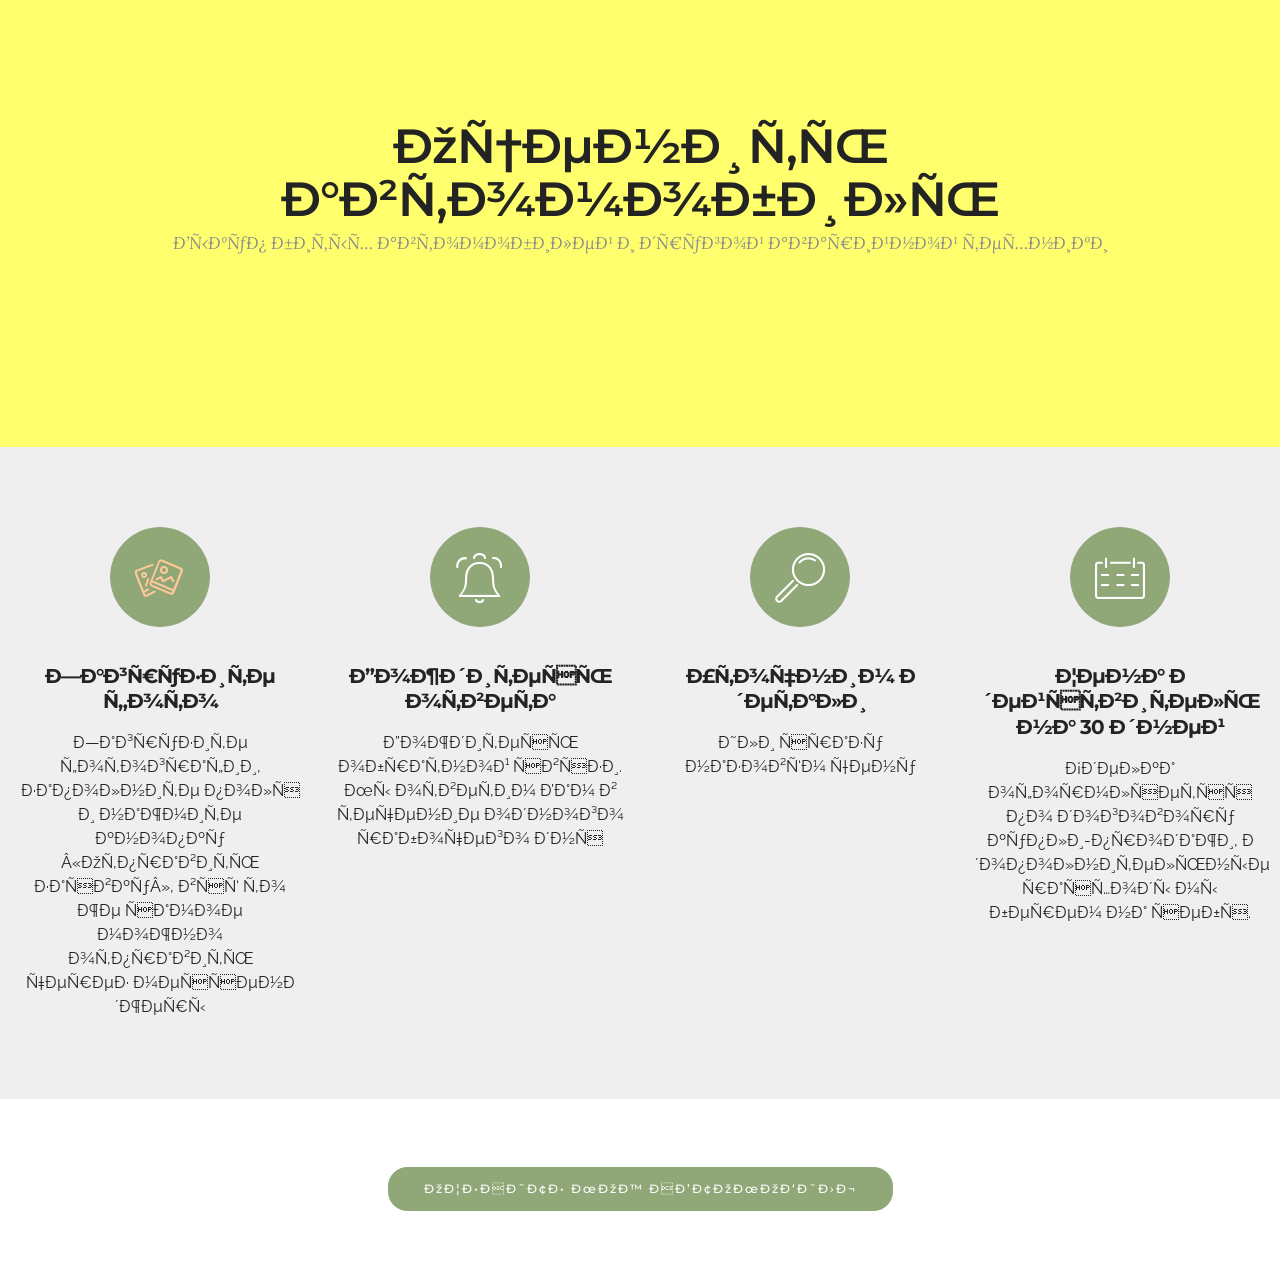
<file: start/vikup/index.html>
<!DOCTYPE html>
<html >
<head>
<!-- Yandex.Metrika counter -->
<script type="text/javascript" >
   (function(m,e,t,r,i,k,a){m[i]=m[i]||function(){(m[i].a=m[i].a||[]).push(arguments)};
   m[i].l=1*new Date();k=e.createElement(t),a=e.getElementsByTagName(t)[0],k.async=1,k.src=r,a.parentNode.insertBefore(k,a)})
   (window, document, "script", "https://mc.yandex.ru/metrika/tag.js", "ym");

   ym(48561659, "init", {
        clickmap:true,
        trackLinks:true,
        accurateTrackBounce:true,
        webvisor:true
   });
</script>
<noscript><div><img src="https://mc.yandex.ru/watch/48561659" style="position:absolute; left:-9999px;" alt="" /></div></noscript>
<!-- /Yandex.Metrika counter -->
<!-- Facebook Pixel Code -->
<script>
  !function(f,b,e,v,n,t,s)
  {if(f.fbq)return;n=f.fbq=function(){n.callMethod?
  n.callMethod.apply(n,arguments):n.queue.push(arguments)};
  if(!f._fbq)f._fbq=n;n.push=n;n.loaded=!0;n.version='2.0';
  n.queue=[];t=b.createElement(e);t.async=!0;
  t.src=v;s=b.getElementsByTagName(e)[0];
  s.parentNode.insertBefore(t,s)}(window, document,'script',
  'https://connect.facebook.net/en_US/fbevents.js');
  fbq('init', '402706710477003');
  fbq('track', 'PageView');
</script>
<noscript><img height="1" width="1" style="display:none"
  src="https://www.facebook.com/tr?id=402706710477003&ev=PageView&noscript=1"
/></noscript>
<!-- End Facebook Pixel Code -->

<script type="text/javascript">!function(){var t=document.createElement("script");t.type="text/javascript",t.async=!0,t.src="https://vk.com/js/api/openapi.js?160",t.onload=function(){VK.Retargeting.Init("VK-RTRG-343249-3gPMz"),VK.Retargeting.Hit()},document.head.appendChild(t)}();</script><noscript><img src="https://vk.com/rtrg?p=VK-RTRG-343249-3gPMz" style="position:fixed; left:-999px;" alt=""/></noscript>


  <!-- Site made with Mobirise Website Builder v4.7.1, https://mobirise.com -->
  <meta charset="UTF-8">
  <meta http-equiv="X-UA-Compatible" content="IE=edge">
  <meta name="generator" content="Mobirise v4.7.1, mobirise.com">
  <meta name="viewport" content="width=device-width, initial-scale=1, minimum-scale=1">
  <link rel="shortcut icon" href="assets/images/logo.png" type="image/x-icon">
  <meta name="description" content="">
  <title>Home</title>
  <link rel="stylesheet" href="assets/et-line-font-plugin/style.css">
  <link rel="stylesheet" href="https://fonts.googleapis.com/css?family=Montserrat:400,700">
  <link rel="stylesheet" href="https://fonts.googleapis.com/css?family=Raleway:100,100i,200,200i,300,300i,400,400i,500,500i,600,600i,700,700i,800,800i,900,900i">
  <link rel="stylesheet" href="assets/web/assets/mobirise-icons/mobirise-icons.css">
  <link rel="stylesheet" href="https://fonts.googleapis.com/css?family=Lora:400,700,400italic,700italic&subset=latin">
  <link rel="stylesheet" href="assets/tether/tether.min.css">
  <link rel="stylesheet" href="assets/bootstrap/css/bootstrap.min.css">
  <link rel="stylesheet" href="assets/animate.css/animate.min.css">
  <link rel="stylesheet" href="assets/theme/css/style.css">
  <link rel="stylesheet" href="assets/mobirise/css/mbr-additional.css" type="text/css">
  
  
  
</head>

<!-- Yandex.Metrika counter -->
<script type="text/javascript" >
    (function (d, w, c) {
        (w[c] = w[c] || []).push(function() {
            try {
                w.yaCounter48561659 = new Ya.Metrika({
                    id:48561659,
                    clickmap:true,
                    trackLinks:true,
                    accurateTrackBounce:true,
                    webvisor:true
                });
            } catch(e) { }
        });

        var n = d.getElementsByTagName("script")[0],
            s = d.createElement("script"),
            f = function () { n.parentNode.insertBefore(s, n); };
        s.type = "text/javascript";
        s.async = true;
        s.src = "https://mc.yandex.ru/metrika/watch.js";

        if (w.opera == "[object Opera]") {
            d.addEventListener("DOMContentLoaded", f, false);
        } else { f(); }
    })(document, window, "yandex_metrika_callbacks");
</script>
<noscript><div><img src="https://mc.yandex.ru/watch/48561659" style="position:absolute; left:-9999px;" alt="" /></div></noscript>
<!-- /Yandex.Metrika counter -->


<body>
  <section class="mbr-section form1" id="form1-2" data-rv-view="5" style="background-color: rgb(255, 255, 110); padding-top: 120px; padding-bottom: 120px;">
    
    <div class="mbr-section mbr-section__container mbr-section__container--middle">
        <div class="container">
            <div class="row">
                <div class="col-xs-12 text-xs-center">
                    <h3 class="mbr-section-title display-2">Оценить автомобиль</h3>
                    <small class="mbr-section-subtitle">Выкуп битых автомобилей и другой аварийной техники</small>
                </div>
            </div>
        </div>
    </div>
    <div class="mbr-section mbr-section-nopadding">
        <div class="container">
            <div class="row">
                <div class="col-xs-12 col-lg-10 col-lg-offset-1" data-form-type="formoid">


                    <div data-form-alert="true">
                        <div hidden="" data-form-alert-success="true" class="alert alert-form alert-success text-xs-center">Thanks for filling out form!</div>
                    </div>


                    <form action="https://mobirise.com/" method="post" data-form-title="CONTACT FORM">

                        <input type="hidden" value="Tf/ywZVVCUjAAzz0uUk21pv5sJrC7n3+7swnxOHSrjXuNa9p1SdxYZLblnEL+ERKM8YgsQtO1bmPUzv4Y+9m8cYpog460KaXvLj1CZ6hUSPoRIOp3gYFnV/L5BBXg8S8" data-form-email="true">

                        <script type="text/javascript" src="https://yandex.planso.de/embed/forms/c8dfece5cc68249206e4690fc4737a8d.js"></script>

                    </form>
                </div>
            </div>
        </div>
    </div>
</section>

<section class="engine"><a href="https://mobirise.ws/f">simple web creator</a></section><section class="mbr-cards mbr-section mbr-section-nopadding" id="features7-0" data-rv-view="0" style="background-color: rgb(239, 239, 239);">

    

    <div class="mbr-cards-row row">
        <div class="mbr-cards-col col-xs-12 col-lg-3" style="padding-top: 80px; padding-bottom: 80px;">
            <div class="container">
                <div class="card cart-block">
                    <div class="card-img iconbox"><a href="https://mobirise.com" class="mbri-image-gallery mbr-iconfont mbr-iconfont-features7" style="color: rgb(255, 200, 150);"></a></div>
                    <div class="card-block">
                        <h4 class="card-title">Загрузите фото</h4>
                        
                        <p class="card-text">Загрузите фотографии, заполните поля и нажмите кнопку «Отправить заявку», всё то же самое можно отправить через мессенджеры</p>
                        
                    </div>
                </div>
            </div>
        </div>
        <div class="mbr-cards-col col-xs-12 col-lg-3" style="padding-top: 80px; padding-bottom: 80px;">
            <div class="container">
                <div class="card cart-block">
                    <div class="card-img iconbox"><a href="https://mobirise.com" class="mbri-alert mbr-iconfont mbr-iconfont-features7" style="color: rgb(255, 255, 255);"></a></div>
                    <div class="card-block">
                        <h4 class="card-title">Дождитесь ответа</h4>
                        
                        <p class="card-text">Дождитесь обратной связи. 
<br>Мы ответим Вам в течение одного рабочего дня</p>
                        
                    </div>
                </div>
          </div>
        </div>
        <div class="mbr-cards-col col-xs-12 col-lg-3" style="padding-top: 80px; padding-bottom: 80px;">
            <div class="container">
                <div class="card cart-block">
                    <div class="card-img iconbox"><a href="https://mobirise.com" class="mbri-search mbr-iconfont mbr-iconfont-features7" style="color: rgb(255, 255, 255);"></a></div>
                    <div class="card-block">
                        <h4 class="card-title">Уточним детали</h4>
                        
                        <p class="card-text">Или сразу назовём цену</p>
                        
                    </div>
                </div>
            </div>
        </div>
        <div class="mbr-cards-col col-xs-12 col-lg-3" style="padding-top: 80px; padding-bottom: 80px;">
            <div class="container">
                <div class="card cart-block">
                    <div class="card-img iconbox"><a href="https://mobirise.com" class="mbri-calendar mbr-iconfont mbr-iconfont-features7" style="color: rgb(255, 255, 255);"></a></div>
                    <div class="card-block">
                        <h4 class="card-title">Цена действительна 30 дней</h4>
                        
                        <p class="card-text">Сделка оформляется по договору купли-продажи, дополнительные расходы мы берем на себя.</p>
                        
                    </div>
                </div>
            </div>
        </div>
        
        
    </div>
</section>

<section class="mbr-section mbr-section__container" id="buttons1-1" data-rv-view="3" style="background-color: rgb(255, 255, 255); padding-top: 20px; padding-bottom: 20px;">

    <div class="container">
        <div class="row">
            <div class="col-xs-12">
                <div class="text-xs-center"><br><br><a class="btn btn-primary" href="#">ОЦЕНИТЕ МОЙ АВТОМОБИЛЬ</a> <br> <br><br></div>
            </div>
        </div>
    </div>

</section>


  <script src="assets/web/assets/jquery/jquery.min.js"></script>
  <script src="assets/tether/tether.min.js"></script>
  <script src="assets/bootstrap/js/bootstrap.min.js"></script>
  <script src="assets/smooth-scroll/smooth-scroll.js"></script>
  <script src="assets/viewport-checker/jquery.viewportchecker.js"></script>
  <script src="assets/theme/js/script.js"></script>
  <script src="assets/formoid/formoid.min.js"></script>
  
  
  <input name="animation" type="hidden">
  </body>
</html>
</file>
<file: start/css/main.css>
/*FONTS*/
@font-face {
    font-family: 'Museo Sans 100 Light';
    src: url('../fonts/MuseoSansCyrl-100.eot');
    src: url('../fonts/MuseoSansCyrl-100.eot?#iefix') format('embedded-opentype'),
    url('../fonts/MuseoSansCyrl-100.woff') format('woff'),
    url('../fonts/MuseoSansCyrl-100.ttf') format('truetype');
    font-weight: normal;
    font-style: normal;
}
@font-face {
    font-family: 'Museo Sans 300 Light';
    src: url('../fonts/MuseoSansCyrl-300.eot');
    src: url('../fonts/MuseoSansCyrl-300.eot?#iefix') format('embedded-opentype'),
    url('../fonts/MuseoSansCyrl-300.woff') format('woff'),
    url('../fonts/MuseoSansCyrl-300.ttf') format('truetype');
    font-weight: normal;
    font-style: normal;
}
@font-face {
    font-family: 'Museo Sans 500 Black';
    src: url('../fonts/MuseoSansCyrl-500.eot');
    src: url('../fonts/MuseoSansCyrl-500.eot?#iefix') format('embedded-opentype'),
    url('../fonts/MuseoSansCyrl-500.woff') format('woff'),
    url('../fonts/MuseoSansCyrl-500.ttf') format('truetype');
    font-weight: normal;
    font-style: normal;
}
@font-face {
    font-family: 'Museo Sans 900 Black';
    src: url('../fonts/MuseoSansCyrl-900.eot');
    src: url('../fonts/MuseoSansCyrl-900.eot?#iefix') format('embedded-opentype'),
    url('../fonts/MuseoSansCyrl-900.woff') format('woff'),
    url('../fonts/MuseoSansCyrl-900.ttf') format('truetype');
    font-weight: normal;
    font-style: normal;
}
@font-face {
    font-family: 'Museo Sans 700 Black';
    src: url('../fonts/MuseoSansCyrl-700.eot');
    src: url('../fonts/MuseoSansCyrl-700.eot?#iefix') format('embedded-opentype'),
    url('../fonts/MuseoSansCyrl-700.woff') format('woff'),
    url('../fonts/MuseoSansCyrl-700.ttf') format('truetype');
    font-weight: normal;
    font-style: normal;
}
html, body {height:100%;}

body{
	padding: 0px;
	margin: 0px;
}
input, textarea, button{
	outline: none;
}
#header{
	width: 100%;
	height: 109px;
	border-bottom: 1px solid #333333;
	background: none;
	z-index: 1001;
	position: relative;
}
#header-center{
	width: 90%;
	height: auto;
	margin: 0 auto;
	max-width: 1170px;
}
#header-block{
	width: 100%;
	height: auto;
}
#header-left{
	width: 50%;
	height: auto;
	float: left;
	margin-top: 15px;
}
#header-left a{
	font-family: 'Museo Sans 900 Black';
	font-size: 27.52px;
	color: #fff;
	float: left;
	margin-top: 8px;
	text-decoration: none;
}
#header-left span{
	line-height: 19px;
	font-family: 'Museo Sans 300 Light';
	font-size: 12px;
	border-left: 1px solid #323232;
	color: #fff;
	height: auto;
	float: left;
	margin-left: 23px;
	padding-left: 23px;
	padding-bottom: 5px;
	padding-top: 5px;
}
#header-right{
	width: 50%;
	height: auto;
	float: right;
	text-align: right;
}
#header-menu{
	width: auto;
	height: auto;
	display: flex;
	flex-wrap: wrap;
	justify-content: center;
	float: right;
	margin-top: 36px;
}
#header-menu-li{
	width: fit-content;
	height: 40px;
}
#header-right a{
	font-family: 'Museo Sans 900 Black';
	font-size: 19px;
	color: #fff;
	text-decoration: none;
	border-left: 1px solid #323232;
	padding-left: 32px;
	float: right;
	height: 40px;
}
#header-right img{
    float: left;
    margin-top: 5px;
}
#header-right b{
    float: right;
    margin-top: 9px;
    padding-left: 16px;
}
#slider{
	width: 100%;
	height: 825px;
	background-image: url("../images/slider.png");
	background-position: center;
	background-size: cover;
	margin-top: -109px;
}
#slider-center{
	width: 90%;
	height: auto;
	margin: 0 auto;
	max-width: 1170px;
}
#slider-block{
	width: 100%;
	height: auto;
}
#slider-block h1{
    color: #fff;
    font-family: 'Museo Sans 700 Black';
    font-size: 45px;
    float: left;
    width: 100%;
    text-align: center;
    margin-top: 150px;
}
#slider-block span{
    color: #fff;
    font-family: 'Museo Sans 300 Light';
    font-size: 18px;
    float: left;
    width: 100%;
    text-align: center;
    margin-top: 0px;
}
#slider-button-block{
	width: 100%;
	float: left;
	margin-top: 88px;
}
#slider-block button{
    color: #fff;
    margin-top: 0px;
    margin: 0 auto;
    width: 275px;
    height: 75px;
    border-radius: 100px;
    font-family: 'Museo Sans 900 Black';
    font-size: 16px;
    background: #ff8a00;
    border: none;
    cursor: pointer;
    -webkit-box-shadow: 0px 0px 20px 0px rgba(255, 138, 0, 0.74);
    -moz-box-shadow: 0px 0px 20px 0px rgba(255, 138, 0, 0.74);
    box-shadow: 0px 0px 20px 0px rgba(255, 138, 0, 0.74);
}
#slider-top{
	width: 100%;
	float: left;
	margin-top: 136px;
}
#slider-top-div{
	width: 59px;
	height: 59px;
	margin: 0 auto;
	border-radius: 100px;
}
#gallery{
	width: 100%;
	height: auto;
	float: left;
}
#gallery-center{
	width: 90%;
	height: auto;
	margin: 0 auto;
	max-width: 1170px;
}
#gallery-center h2{
	width: 100%;
	float: left;
	text-align: center;
	color: black;
	font-size: 44px;
	font-family: 'Museo Sans 900 Black';
	margin-top: 112px;
	height: 43px;
}
.gallery-element{
	width: 54px;
	border: #ff8a00 solid 3px;
	margin: 0 auto;
}
#gallery-center span{
	font-size: 16px;
	text-align: center;
	float: left;
	width: 100%;
	font-family: 'Museo Sans 300 Light';
	margin-top: 37px;
	height: 64px;
}
#gallery-block{
	width: 100%;
	height: auto;
	display: flex;
	flex-wrap: wrap;
	justify-content: center;
}
#gallery-img{
	width: 350px;
	height: 290px;
	margin-left: 10px;
	margin-right: 10px;
	margin-top: 20px;
	cursor: pointer;
	background-position: center;
	background-size: cover;
	background-image: url("../images/gallery.png");
}
#gallery-img-opacity {
	width: 100%;
    height: 100%;
    background: #00000085;
    opacity: 0;
    transition: 0.5s;
}
#gallery-img-opacity img{
	width: 40%;
    height: 40%;
    margin-top: 20%;
}
#gallery-img:hover #gallery-img-opacity{
	opacity: 1;
	transition: 0.5s;
}
.all-gallery{
	width: 100%;
	float: left;
	text-align: center;
	font-size: 16px;
	font-family: 'Museo Sans 900 Black';
	color: black;
	text-transform: uppercase;
	margin-top: 50px;
	text-decoration: none;
}
.all-gallery b{
	color: #ff9900;
	padding-left: 15px;
	font-size: 17px;
}
#sale{
	width: 100%;
	height: 767px;
	float: left;
	margin-top: 40px;
	background-image: url("../images/slider.png");
	background-position: center;
	background-size: cover;
	margin-top: 95px;
}
#sale-center{
	width: 90%;
	height: auto;
	margin: 0 auto;
	max-width: 1170px;
}
#sale-block{
	width: 100%;
	height: auto;
	margin-top: 70px;
}
#sale-left{
	float: left;
	width: 30%;
	height: auto;
}
#sale-left b{
	font-size: 124px;
	color: #fff;
	text-align: left;
	font-family: 'Museo Sans 900 Black';
}
#sale-left span{
	font-size: 24px;
	color: #fff;
	text-align: left;
	font-family: 'Museo Sans 900 Black';
}
#sale-right{
	float: right;
	width: 58%;
	height: auto;
	margin-top: 25px;
}
#sale-right p{
	color: #fff;
	font-family: 'Museo Sans 700 Black';
	font-size: 18px;
	float: left;
	line-height: 31px;
}
#sale-right button{
	float: left;
	color: #fff;
    margin-top: 50px;
    margin: 0 auto;
    width: 231px;
    height: 75px;
    border-radius: 100px;
    font-family: 'Museo Sans 900 Black';
    font-size: 16px;
    background: #ff8a00;
    border: none;
    cursor: pointer;
    -webkit-box-shadow: 0px 0px 20px 0px rgba(255, 138, 0, 0.74);
    -moz-box-shadow: 0px 0px 20px 0px rgba(255, 138, 0, 0.74);
    box-shadow: 0px 0px 20px 0px rgba(255, 138, 0, 0.74);
}
#comment{
	width: 100%;
	height: auto;
	float: left;
	margin-top: -390px;
}
#comment-center{
	width: 1366px;
	height: auto;
	margin: 0 auto;
	max-width: 1366px;
}
#comment-block{
	width: -webkit-fill-available;
    height: auto;
    display: -webkit-box;
    padding-bottom: 120px;
	background: white;
	border: 1px solid white;
	-webkit-box-shadow: 0px 0px 18px -3px rgba(117,116,117,0.63);
	-moz-box-shadow: 0px 0px 18px -3px rgba(117,116,117,0.63);
	box-shadow: 0px 0px 18px -3px rgba(117,116,117,0.63);
}
#comment-block-ctr{
	width: 90%;
	height: auto;
	margin: 0 auto;
	max-width: 1170px;
}
#comment-display{
	width: 100%;
	height: auto;
	display: flex;
	flex-wrap: wrap;
	justify-content: center;
}
#info-com{
	width: 100%;
	height: auto;
	display: -webkit-inline-box;
}
#info-com img{
	float: left;
}
#info-com b{
	font-size: 22px;
    float: left;
    font-family: 'Museo Sans 700 Black';
    margin-left: 26px;
    margin-top: 14px;
}
#info-com span{
	font-size: 13px;
    float: left;
    font-family: 'Museo Sans 700 Black';
    margin-left: 26px;
    color: #ff8a00;
}
.comment-text{
	width: 90%;
    font-family: 'Museo Sans 300 Light';
    float: left;
    font-size: 16px;
    line-height: 29px;
    margin-top: 20px;
}
.comment-ph{
	width: 100%;
	height: auto;
	margin-top: 65px;
}
.comment-ph-b{
    font-family: 'Museo Sans 900 Black';
    font-size: 44px;
    color: black;
    text-align: left;
}
.comment-element {
    width: 54px;
    border: #ff8a00 solid 3px;
    margin: 0 auto;
    float: left;
    margin-top: 10px;
}
.comment-pages{
	float: right;
    font-family: 'Museo Sans 500 Black';
    font-size: 22px;
    margin-top: -56px;
    letter-spacing: 2.3px;
}
.comment-left{
	float: left;
    height: 28px;
    padding-right: 17px;
    cursor: pointer;
    opacity: 1;
    transition: 0.4s;
}
.comment-right{
	float: right;
    height: 28px;
    padding-left: 17px;
    cursor: pointer;
    opacity: 1;
    transition: 0.4s;
}
.comment-right:hover{
    opacity: 0.7;
    transition: 0.4s;
}
.comment-left:hover{
    opacity: 0.7;
    transition: 0.4s;
}
#com{
	width: 50%;
	height: auto;
	margin-top: 53px;
}
#info{
	width: 100%;
	height: auto;
	float: left;
}
#info-center{
	width: 90%;
	height: auto;
	margin: 0 auto;
	max-width: 1170px;
}
#info-block{
	width: 100%;
	height: auto;
	margin-top: 80px;
}
#info-left{
	width: 50%;
	height: auto;
	float: left;
}
#info-right{
	width: 50%;
	height: auto;
	float: right;
}
#info-left b{
   font-family: 'Museo Sans 900 Black';
   font-size: 44px;
   color: black;
   text-align: left;
}
#info-left span{
	text-align: left;
	font-size: 16px;
	line-height: 29px;
	color: black;
	font-family: 'Museo Sans 300 Light';
	float: left;
	margin-top: 29px;
}
.info-element{
	width: 54px;
	border: #ff8a00 solid 3px;
	margin: 0 auto;
	float: left;
	margin-top: 32px;
	background: #ff8a00;
}
#info-right img{
	width: 100%;
	margin-top: 78px;
}
#sale-calculator{
	width: 100%;
	height: 187px;
	float: left;
	margin-top: 120px;
	background-image: url("../images/sale-calculator.png");
	background-position: center;
	background-size: cover;
}
#sale-calculator-center{
	width: 90%;
	height: auto;
	margin: 0 auto;
	max-width: 1170px;
}
#sale-calculator-block{
	width: 100%;
	height: auto;
}
#sale-calculator-left{
	width: 50%;
	height: auto;
	float: left;
	margin-top: 76px;
}
#sale-calculator-right{
	width: 50%;
	height: auto;
	float: right;
	margin-top: 62px;
}
#sale-calculator-left span{
	font-size: 24px;
	color: #fff;
	font-family: 'Museo Sans 700 Black';
	float: left;
}
#sale-calculator-right button{
	float: right;
	color: #fff;
    margin-top: 50px;
    margin: 0 auto;
    width: 251px;
    height: 62px;
    border-radius: 100px;
    font-family: 'Museo Sans 900 Black';
    font-size: 13px;
    background: #ff8a00;
    text-transform: uppercase;
    border: none;
    cursor: pointer;
    -webkit-box-shadow: 0px 0px 20px 0px rgba(255, 138, 0, 0.74);
    -moz-box-shadow: 0px 0px 20px 0px rgba(255, 138, 0, 0.74);
    box-shadow: 0px 0px 20px 0px rgba(255, 138, 0, 0.74);
}
#footer{
	width: 100%;
	height: 192px;
	float: left;
}
#footer-center{
	width: 90%;
	height: auto;
	margin: 0 auto;
	max-width: 1170px;
}
#footer-block{
	width: 100%;
	height: auto;
}
#footer-left{
	width: 70%;
	height: auto;
	float: left;
	margin-top: 49px;
	font-family: 'Museo Sans 700 Black';
}
#footer-left ul{
	width: 100%;
	height: auto;
	margin-top: -6px;
}
#footer-left li{
	list-style: none;
	float: left;
	padding-right: 60px;
}
#footer-left a{
	font-size: 22px;
	text-decoration: none;
	color: black;
}
#footer-left p{
	width: 100%;
    float: left;
    margin-top: 46px;
    color: #838383;
    font-size: 12px;
    font-family: 'Museo Sans 300 Light';
}
#footer-right{
	width: 30%;
	height: auto;
	float: right;
	margin-top: 35px;
}
#footer-right img{
	float: right;
	cursor: pointer;
	opacity: 1;
	transition: 0.4s;
}
#footer-right img:hover{
	opacity: 0.8;
	transition: 0.4s;
}

/* 2 PAGE */
#one-diplay{
	width: 100%;
	height: 980px;
	float: left;
	background-image: url("../images/page2.png");
	background-position: center;
	background-size: cover;
}
#one-display-center{
	width: 90%;
	height: auto;
	margin: 0 auto;
	max-width: 1170px;
}
#one-display-block{
	width: 100%;
	height: auto;
}
.one-display-block-h1{
	color: #fff;
	font-family: 'Museo Sans 700 Black';
	font-size: 45px;
	float: left;
	width: 100%;
	text-align: center;
	margin-top: 70px;
}
.one-display-block-span{
	color: #fff;
	font-family: 'Museo Sans 300 Light';
	font-size: 18px;
	float: left;
	width: 100%;
	text-align: center;
	margin-top: -14px;
}
#one-display-button-block{
	width: 100%;
    float: left;
    margin-top: 53px;
}
#one-display-button-block button {
    color: #fff;
    margin-top: 0px;
    margin: 0 auto;
    width: 275px;
    height: 75px;
    border-radius: 100px;
    font-family: 'Museo Sans 900 Black';
    font-size: 16px;
    background: #ff8a00;
    border: none;
    cursor: pointer;
    -webkit-box-shadow: 0px 0px 20px 0px rgba(255, 138, 0, 0.74);
    -moz-box-shadow: 0px 0px 20px 0px rgba(255, 138, 0, 0.74);
    box-shadow: 0px 0px 20px 0px rgba(255, 138, 0, 0.74);
}
.one-display-car{
   margin-top: 60px;
   width: 700px;
}
#one-display-bottom{
	width: 100%;
	height: auto;
	display: flex;
	flex-wrap: wrap;
	justify-content: center;
	margin-top: 50px;
}
#one-display-bottom div{
	width: 25%;
}
#one-display-bottom  p{
	width: 223px;
	margin: 0 auto;
}
#one-display-bottom b{
	font-family: 'Museo Sans 900 Black';
	color: #fff;
	font-size: 20px;
}
#one-display-bottom img{
	float: left;
	margin-top: 2px;
}
#one-display-bottom i{
	width: 20px;
	height: 2px;
	float: left;
}
#one-display-bottom span{
	font-family: 'Museo Sans 100 Light';
	color: #fff;
	font-size: 16px;
	line-height: 23px;
	margin-top: 34px;
    float: left;
}
#just{
	width: 100%;
	height: auto;
	float: left;
	padding-bottom: 50px;
}
#just-center{
	width: 90%;
	height: auto;
	margin: 0 auto;
	max-width: 1170px;
}
#just-block{
	width: 100%;
	height: auto;
	margin-top: 60px;
	padding-bottom: 40px;
	display: inline-block;
}
#just-left{
	width: 40%;
	height: auto;
	float: left;
}
#just-right{
	width: 60%;
	height: auto;
	float: right;
}
#just-left b{
   font-family: 'Museo Sans 700 Black';
   font-size: 44px;
   color: black;
   text-align: left;
}
#just-left span{
	text-align: left;
	font-size: 16px;
	line-height: 29px;
	color: black;
	font-family: 'Museo Sans 300 Light';
	float: left;
	margin-top: 46px;
}
#just-left img{
	margin-top: 39px;
	width: 90%;
}
#just-right-block{
	width: 100%;
	height: auto;
	margin: 0 auto;
	position: relative;
}
#just-right-block b{
	font-size: 22px;
	font-family: 'Museo Sans 700 Black';
	color: black;
	margin-left: 40px;
    display: -webkit-inline-box;
}
#just-right-block img{
	float: left;
	background: #fff;
	z-index: 1001;
	position: relative;
	border-top: 7px solid #fff;
	border-bottom: 7px solid #fff;
	border-radius: 100px;
	margin-top: -7px;
}
#line{
	width: 3px;
	height: 100%;
	float: left;
	background: #e1e1e1;
	margin-left: 28px;
	position: absolute;
	left: 0;
	top: 33px;
}

#just-right-block ul{
	font-size: 16px;
	color: black;
	font-family: 'Museo Sans 300 Light';
	margin-left: 75px;
}
#just-right-block li{
	margin-top: 22px;
}
#dorogo{
	width: 100%;
	height: 580px;
	float: left;
	background-image: url("../images/dorogo.png");
	background-size: cover;
	background-position: center;
}
#dorogo-center{
	width: 90%;
	height: auto;
	margin: 0 auto;
	max-width: 1170px;
}
#dorogo-block{
	width: 100%;
	height: auto;
}
#dorogo-block p{
	width: 100%;
	margin-top: 79px;
}
#dorogo-block button{
	float: right;
	color: #fff;
	margin-top: 0px;
	margin: 0 auto;
	width: 275px;
	height: 75px;
	border-radius: 100px;
	font-family: 'Museo Sans 900 Black';
	font-size: 16px;
	background: #ff8a00;
	border: none;
	cursor: pointer;
	-webkit-box-shadow: 0px 0px 20px 0px rgba(255, 138, 0, 0.74);
	-moz-box-shadow: 0px 0px 20px 0px rgba(255, 138, 0, 0.74);
	box-shadow: 0px 0px 20px 0px rgba(255, 138, 0, 0.74);
}
#dorogo-block span{
	color: #fff;
	font-family: 'Museo Sans 700 Black';
	font-size: 22px;
	text-align: left;
	margin-top: 0px;
	float: left;
}
#info-dorogo{
	width: 100%;
	height: auto;
	float: left;
	margin-top: -340px;
	z-index: 1001;
	position: relative;
}
#info-dorogo-center{
	width: 90%;
	height: auto;
	margin: 0 auto;
	max-width: 1367px;
}
#info-dorogo-block{
	width: -webkit-fill-available;
	height: auto;
	padding-bottom: 70px;
	background: #fff;
	float: left;
	border: 1px solid white;
	-webkit-box-shadow: 0px 0px 18px -3px rgba(117,116,117,0.63);
	-moz-box-shadow: 0px 0px 18px -3px rgba(117,116,117,0.63);
	box-shadow: 0px 0px 18px -3px rgba(117,116,117,0.63);
}
#info-dorogo-block-ctr{
    width: 90%;
    margin: 0 auto;
    margin-top: 71px;
    max-width: 1170px;
}
#info-dorogo-block-ctr b{
	font-family: 'Museo Sans 900 Black';
    font-size: 44px;
    color: black;
    text-align: left;
    width: 100%;
}
#info-dorogo-block-ctr span{
	font-family: 'Museo Sans 300 Light';
	float: left;
	font-size: 16px;
	line-height: 29px;
	width: 100%;
	max-width: 1170px;
}
.info-dorogo-block-ctr-font{
	width: 50%;
	margin-top: 90px;
}
.info-dorogo-block-ctr-b{
   font-size: 16px;
   float: left;
   font-family: 'Museo Sans 900 Black';
   float: left;
   width: 100%;
   line-height: 30px;
   margin-top: 80px;
}

#qa{
   	  	width: 100%;
   	  	height: auto;
   	  	float: left;
   	  	background: #f3f3f3;
   	  	padding-top: 40px;
   	  	margin-top: -316px;
   	  }
   	  #qa-center{
   	  	width: 90%;
   	  	height: auto;
   	  	margin: 0 auto;
   	  	max-width: 1170px;
   	  }
   	  #qa-block{
   	  	width: 100%;
   	  	height: auto;
   	  	margin-top: 390px;
   	  }
   	  #qa-left{
   	  	width: 42%;
   	  	height: auto;
   	  	float: left;
   	  }
   	  #qa-left img{
   	  	width: -webkit-fill-available;
   	  }
   	  #qa-right{
   	  	width: 50%;
   	  	height: auto;
   	  	float: right;
   	  }
   	  .qa-right-b{
   	  	font-family: 'Museo Sans 900 Black';
        font-size: 44px;
        color: black;
        text-align: left;
        width: 100%;
   	  }
   	  #faq{
   	  	    margin-top: 88px;
    padding-bottom: 100px;
   	  }
   	  #qa-bl{
   	  	    width: 100%;
    height: 71px;
    overflow: -webkit-paged-x;
    border-top: 1px solid #ebebeb;
    border-bottom: 1px solid #ebebeb;
    margin-top: 20px;
    display: grid;
    cursor: pointer;
   	  }
   	  #qa-bl b{
   	  	font-size: 22px;
    padding: 20px;
    float: left;
    font-family: 'Museo Sans 700 Black';
    width: -webkit-fill-available;
   	  }
   	  .qa-bl-font{
   	  	float: right;
   	  	cursor: pointer;
   	  }
   	  #qa-bl span{
   	  	    font-size: 14px;
    padding: 18px;
    float: left;
    font-family: 'Museo Sans 500 Black';
    width: -webkit-fill-available;
    line-height: 24px;
    margin-top: -37px;
   	  }
   	  .info-dorogo-block-ctr-font i{
   	  	 padding-right: 16px;
   	  	 font-size: 13px;
   	  }
#need{
	width: 100%;
	height: auto;
	float: left;
	padding-bottom: 134px;
	margin-top: 128px;
}
#need-center{
	width: 90%;
	height: auto;
	margin: 0 auto;
	max-width: 1170px;
}
#need b{
   font-family: 'Museo Sans 700 Black';
   font-size: 44px;
   color: black;
   text-align: left;
}
#need span{
	text-align: left;
	font-size: 16px;
	line-height: 29px;
	color: black;
	font-family: 'Museo Sans 300 Light';
	float: left;
	margin-top: 60px;
}
#need-block{
	width: 100%;
	height: auto;
	margin-top: 75px;
	display: flex;
	flex-wrap: wrap;
	justify-content: center;
	float: left;
}
#need-block div{
	width: 50%;
	margin-top: 40px;
}
#need-block b{
	font-size: 21px;
	color: black;
	font-family: 'Museo Sans 700 Black';
	margin-left: 31px;
}
#need-block img{
	float: left;
}
.need-font{
    float: left;
    margin-top: 7px;
    margin-left: 31px;
}
#need-block span{
	font-size: 16px;
	color: black;
	font-family: 'Museo Sans 300 Light';
	margin-left: 31px;
	margin-top: 22px;
}
#contact{
	width: 100%;
	height: auto;
	float: left;
	padding-bottom: 100px;
	padding-top: 75px;
	background-image: url("../images/page2.png");
	background-position: center;
	background-size: cover;
}
#contact-center{
	width: 100%;
	height: auto;
	margin: 0 auto;
}
#contact-block{
	width: 100%;
	height: auto;
}
#contact-left{
	width: 50%;
	height: auto;
	float: left;
}
#contact-left img{
	width: 90%;
	height: 669px;
	object-fit: cover;
	object-position: center;
	float: left;
}
#contact-right{
	width: 50%;
	height: auto;
	float: right;
	max-width: 555px;
	float: left;
}
#contact-right b {
    font-family: 'Museo Sans 700 Black';
    font-size: 44px;
    color: black;
    text-align: left;
    margin-top: 50px;
    float: left;
    width: 100%;
    color: #fff;
}
#contact-right-block{
	width: 90%;
	max-width: 555px;
	height: auto;
	padding-bottom: 33px;
	padding-top: 33px;
	float: left;
}
#contact-right-block b{
	font-size: 22px;
	color: #fff;
	float: left;
	margin-top: 0px;
}
#hr{
	width: 100%;
	float: left;
}
#contact-right-block span{
    font-family: 'Museo Sans 300 Light';
    font-size: 16px;
    color: #fff;
    line-height: 21px;
    margin-top: 31px;
}
#contact-right button {
    color: #fff;
    margin: 0 auto;
    margin-top: 30px;
    width: 241px;
    height: 75px;
    border-radius: 100px;
    font-family: 'Museo Sans 900 Black';
    font-size: 16px;
    background: #ff8a00;
    text-transform: uppercase;
    border: none;
    cursor: pointer;
    -webkit-box-shadow: 0px 0px 20px 0px rgba(255, 138, 0, 0.74);
    -moz-box-shadow: 0px 0px 20px 0px rgba(255, 138, 0, 0.74);
    box-shadow: 0px 0px 20px 0px rgba(255, 138, 0, 0.74);
}
.copyright{
	float: left;
	color: #666666;
	font-size: 12px;
	line-height: 21px;
	font-family: 'Museo Sans 700 Black';
	margin-top: 41px;
}
/*MENU*/
#responsive-menu{
  float: right;
  width: 97px;
  height: 42px;
  margin-top: 18px;
  display: none;
}
#responsive-phone{
   width: 43px;
   height: 42px;
   background: #ff8a00;
   float: left;
   cursor: pointer;
}
#responsive-bar{
   width: 42px;
   height: 42px;
   background: #ff8a00;
   float: right;
   cursor: pointer;
}
#responsive-phone i{
	color: #ffffff;
	text-align: center;
	margin: 0 auto;
	float: none;
	width: 100%;
	margin-top: 12px;
	transform: rotate(100deg);
}
#responsive-bar i{
	color: #ffffff;
	text-align: center;
	margin: 0 auto;
	float: none;
	width: 100%;
	margin-top: 12px;
}
#menu-resp{
	width: 100%;
	height: 336px;
	float: left;
	position: relative;
	transition: 0.5s;
	display: none;
	margin-top: -72px;
}
#menu-resp ul{
	margin-top: 72px;
	width: 100%;
	margin-left: -40px;
	background: #ff8a00;
}
#menu-resp li{
	list-style: none;
	height: 52px;
	border-bottom: 1px solid #0f0f0f;
	transition: 0.4s;
	cursor: pointer;
	color: #ffffff;
}
#menu-resp li:hover{
	background: #ffa334;
}
#menu-resp a{
	font-family: 'Roboto', sans-serif;
	font-size: 16px;
	text-decoration: none;
	float: left;
	margin-top: 17px;
	margin-left: 20px;
	color: #fff;
	width: -webkit-fill-available;
}
</file>
<file: start/css/responsive.css>
@media screen and (max-width: 1450px){
   #comment-center{
      width: 90%;
      height: auto;
      margin: 0 auto;
      max-width: 1170px;
   }
   #comment-block {
      width: -webkit-fill-available;
      height: auto;
      display: -webkit-box;
      padding-bottom: 90px;
   }
}

@media screen and (max-width: 1235px){
    #sale-calculator-left span {
       font-size: 21px;
    }
    #sale-calculator-left {
        margin-top: 80px;
    }
}
@media screen and (max-width: 1170px){
    #info-right img {
        width: 100%;
        margin-top: 150px;
    }
}
@media screen and (max-width: 1083px){
    #sale-calculator-left {
        margin-top: 68px;
    }
    #info-left span{
        font-size: 14px;
    }
    #contact-right-block{
        padding-top: 60px;
    }
    #one-display-bottom div {
       width: 50%;
       padding-bottom: 35px;
    }
    #one-diplay {
       width: 100%;
       height: auto;
       padding-bottom: 80px;
    }   
}
@media screen and (max-width: 1070px){
    #info-right{
        width: 100%;
    }
    .info-element{
        position: absolute;
    }
    #info-left span{
        margin-top: 61px;
    }
    #info-left br{
        display: none;
    }
    #info-left{
        width: 100%;
    }
    #info-right img {
        width: 80%;
        float: none;
        display: -webkit-box;
        margin: 0 auto;
        margin-top: 61px;
    }    
}
@media screen and (max-width: 1048px){
    #footer-left li{
        padding-right: 40px;
    }
}    
@media screen and (max-width: 1024px){
    #com{
        width: 100%;
    }
    .info-dorogo-block-ctr-font{
        width: 100%;
    }
    #info-dorogo-block-ctr{
        margin-top: 45px;
    }
}
@media screen and (max-width: 990px){
    #sale-block{
        display: inline-block;
        margin-top: 30px;
    }
    #sale-left{
        width: 100%;
    }
    #sale-right{
        width: 100%;
    }
    #comment{
        margin-top: -200px;
    }
    #qa-left{
        width: 0px;
    }
    #qa-right{
        width: 100%;
    }
    #qa-left img{
        display: none;
    }

}
@media screen and (max-width: 970px){
    #info-left{
        width: 100%;
        height: auto;
    }
    #info-right{
        width: 100%;
        height: auto;
    }
}
@media screen and (max-width: 938px){
    #footer-left li{
        padding-right: 30px;
    }
    .one-display-car{
        width: 90%;
    }
}
@media screen and (max-width: 910px){
   #dorogo-block p {
       width: 100%;
       margin-top: 41px;
       height: auto;
       display: flow-root;
   }
   #dorogo-block span{
       width: 100%;
   }
   #dorogo-block button{
       float: left;
       margin-top: 19px;
       width: 275px;
       height: 60px;
   }
   #just-block{
       margin-top: 0px;
   }
}
@media screen and (max-width: 900px){
    #contact-center{
        width: 90%;
    }
    #contact-left{
        width: 100%;
    }
    #contact-right{
        width: 100%;
    }
    #contact-left img{
        width: 100%;
        height: 400px;
    }
}
@media screen and (max-width: 770px){
    #footer-right{
        width: 100%;
        padding-bottom: 30px;
        margin-top: 0px;
    }
    #footer-left{
        width: 100%;
    }
    #footer-left p{
        margin-top: 15px;
    }
}
@media screen and (max-width: 857px){
    #header{
        height: 76px;
    }
    #header-left a{
        margin-top: -8px;
    }
    #header-left span{
        display: none;
    }
    #header-right{
        display: none;
    }
    #responsive-menu{
        display: block;
    }
    #slider-block h1{
        font-size: 31px;
    }
    #just-left{
        width: 100%;
    }
    #just-right{
        width: 100%;
    }
}
@media screen and (max-width: 844px){

    #sale-calculator {
        width: 100%;
        height: auto;
        padding-bottom: 50px;
    }
    #sale-calculator-left{
        width: 100%;
        margin-top: 55px;
    }
    #sale-calculator-left span{
        width: 100%;
        float: left;
        text-align: center;
    }
    #sale-calculator-right{
        width: 100%;
        margin-top: 30px;
    }
    #sale-calculator-right button{
        display: -webkit-box;
        float: none;
    }
    #comment-block-ctr{
       width: 86%;
    }   
    .comment-ph{
        margin-top: 34px;
    }
    .comment-element{
        position: absolute;
    }
    .comment-pages{
        float: left;
        margin-top: 62px;
    }
}
@media screen and (max-width: 637px){
    #footer-left li {
        width: 100%;
        padding-right: 0px;
        margin-top: 14px;
        margin-left: -40px;
    }
    #footer-left a{
        font-size: 21px;
    }
    #footer-right img{
        float: left;
    }
    #footer-right {
        width: 100%;
        padding-bottom: 30px;
        margin-top: 18px;
    }
    #info-right img{
        width: 100%;
    }
    #slider-block span{
        font-size: 14px;
    }
    #slider-block h1{
        font-size: 25px;
    }
    #slider-block button{
        margin-top: -33px;
    }
    #gallery-center h2{
        margin-top: 60px;
    }
    .one-display-block-h1{
        font-size: 25px;
    }
    .one-display-block-span{
        font-size: 15px;
    }
    #one-display-button-block button{
        margin-top: -14px;
        height: 60px;
    }
    #need-block div {
        width: 100%;
        margin-top: 15px;
    }
    .need-font {
        float: left;
        margin-top: 17px;
        margin-left: 0px;
        font-size: 18px;
        width: 100%;
    }
    #need span {
        margin-top: 19px;
        margin-left: 0px;
    }
    #need{
        margin-top: 30px;
    }
}
@media screen and (max-width: 537px){    
    #one-display-bottom div {
       width: 100%;
       padding-bottom: 35px;
    }
    #one-display-bottom p {
      width: 100%;
      margin: 0 auto;
    }
    #one-display-bottom br{
        display: none;
    }
}    
@media screen and (max-width: 510px){
    #info-left b{
        font-size: 28px;
    }
    .info-element{
        margin-top: 0px;
    }
    #info-left span{
        margin-top: 34px;
    }
    .comment-ph-b{
        font-size: 28px;
    }
    #gallery-center h2{
        font-size: 28px;
        font-family: 'Museo Sans 900 Black';
    }
    #gallery-img{
        width: 100%;
    }
    #gallery-img-opacity img {
        width: 30%;
        height: 30%;
        margin-top: 19%;
    }
    #contact-right b{
        font-size: 28px;
    }
    #contact-right-block span{
        width: 100%;
    }
    #contact-right button{
        height: 60px;
        margin-top: 0px;
    }
    #hr{
        margin-top: 20px;
    }
    #contact-right-block{
        padding-top: 30px;
    }
    #info-dorogo-block-ctr b{
        font-size: 28px;
        height: auto;
        padding-bottom: 14px;
        display: -webkit-box;
    }
    .info-dorogo-block-ctr-font{
        margin-top: 59px;
    }
    .qa-right-b{
        font-size: 28px;
        height: auto;
        display: -webkit-box;
        padding-bottom: 15px;
    }
    #just-left b{
        font-size: 28px;
    }
    #need b{
        font-size: 28px;
    }
    #need span{
        margin-top: 30px;
    }
    #need-block{
        margin-top: 10px;
    }
}
@media screen and (max-width: 506px){
    #just-right-block b{
        margin-left: 0px;
        margin-top: 20px;
        width: 100%;
        display: -webkit-inline-box;
    }
    #just-right-block{
        height: auto;
        padding-bottom: 20px;
    }
    #just-right-block ul{
        margin-left: -20px;
    }
    #line{
        display: none;
    }
}
@media screen and (max-width: 480px){
    #comment {
       margin-top: -140px;
    }
}
@media screen and (max-width: 480px){
    #comment {
       margin-top: -140px;
    }
    #sale-left b{
        font-size: 80px;
    }
}
@media screen and (max-width: 460px){
    #qa-bl b {
        font-size: 18px;
        padding: 23px 0px 23px 0px;
    }   
    #qa-bl span{
        padding: 18px 0px 18px 0px;
    }
}
@media screen and (max-width: 460px){
    #qa-bl b {
        font-size: 15px;
        padding: 25px 0px 24px 0px;
    }   
    #qa-bl span{
        padding: 18px 0px 18px 0px;
    }
}
</file>
<file: start/css/remodal.css>
/* ==========================================================================
   Remodal's necessary styles
   ========================================================================== */

/* Hide scroll bar */

html.remodal-is-locked {
  overflow: hidden;

  touch-action: none;
}

/* Anti FOUC */

.remodal,
[data-remodal-id] {
  display: none;
}

/* Necessary styles of the overlay */

.remodal-overlay {
  position: fixed;
  z-index: 9999;
  top: -5000px;
  right: -5000px;
  bottom: -5000px;
  left: -5000px;

  display: none;
}

/* Necessary styles of the wrapper */

.remodal-wrapper {
  position: fixed;
  z-index: 10000;
  top: 0;
  right: 0;
  bottom: 0;
  left: 0;

  display: none;
  overflow: auto;

  text-align: center;

  -webkit-overflow-scrolling: touch;
}

.remodal-wrapper:after {
  display: inline-block;

  height: 100%;
  margin-left: -0.05em;

  content: "";
}

/* Fix iPad, iPhone glitches */

.remodal-overlay,
.remodal-wrapper {
  backface-visibility: hidden;
}

/* Necessary styles of the modal dialog */

.remodal {
  position: relative;

  outline: none;

  text-size-adjust: 100%;
}

.remodal-is-initialized {
  /* Disable Anti-FOUC */
  display: inline-block;
}
</file>
<file: start/css/remodal-default-theme.css>
/* ==========================================================================
   Remodal's default mobile first theme
   ========================================================================== */

/* Default theme styles for the background */

.remodal-bg.remodal-is-opening,
.remodal-bg.remodal-is-opened {
  filter: blur(3px);
}

/* Default theme styles of the overlay */

.remodal-overlay {
  background: rgba(43, 46, 56, 0.9);
}

.remodal-overlay.remodal-is-opening,
.remodal-overlay.remodal-is-closing {
  animation-duration: 0.3s;
  animation-fill-mode: forwards;
}

.remodal-overlay.remodal-is-opening {
  animation-name: remodal-overlay-opening-keyframes;
}

.remodal-overlay.remodal-is-closing {
  animation-name: remodal-overlay-closing-keyframes;
}

/* Default theme styles of the wrapper */

.remodal-wrapper {
  padding: 10px 10px 0;
}

/* Default theme styles of the modal dialog */

.remodal {
  box-sizing: border-box;
  width: 100%;
  margin-bottom: 10px;
  padding: 35px;

  transform: translate3d(0, 0, 0);

  color: #2b2e38;
  background: #fff;
}

.remodal.remodal-is-opening,
.remodal.remodal-is-closing {
  animation-duration: 0.3s;
  animation-fill-mode: forwards;
}

.remodal.remodal-is-opening {
  animation-name: remodal-opening-keyframes;
}

.remodal.remodal-is-closing {
  animation-name: remodal-closing-keyframes;
}

/* Vertical align of the modal dialog */

.remodal,
.remodal-wrapper:after {
  vertical-align: middle;
}

/* Close button */

.remodal-close {
  position: relative;
  float: right;
  top: -32px;
  left: -4px;
  display: block;
  overflow: visible;
  width: initial;
  height: 35px;
  margin: 0;
  padding: 0;
  cursor: pointer;
  transition: color 0.2s;
  text-decoration: none;
  color: #95979c;
  border: 0;
  outline: 0;
  background: transparent;
}

.remodal-close:hover,
.remodal-close:focus {
  color: #2b2e38;
}

.remodal-close:before {
  font-family: Arial, "Helvetica CY", "Nimbus Sans L", sans-serif !important;
  font-size: 25px;
  line-height: 35px;

  position: absolute;
  top: 0;
  left: 0;

  display: block;

  width: 35px;

  content: "\00d7";
  text-align: center;
}

/* Dialog buttons */

.remodal-confirm,
.remodal-cancel {
  font: inherit;

  display: inline-block;
  overflow: visible;

  min-width: 110px;
  margin: 0;
  padding: 12px 0;

  cursor: pointer;
  transition: background 0.2s;
  text-align: center;
  vertical-align: middle;
  text-decoration: none;

  border: 0;
  outline: 0;
}

.remodal-confirm {
  color: #fff;
  background: #81c784;
}

.remodal-confirm:hover,
.remodal-confirm:focus {
  background: #66bb6a;
}

.remodal-cancel {
  color: #fff;
  background: #e57373;
}

.remodal-cancel:hover,
.remodal-cancel:focus {
  background: #ef5350;
}

/* Remove inner padding and border in Firefox 4+ for the button tag. */

.remodal-confirm::-moz-focus-inner,
.remodal-cancel::-moz-focus-inner,
.remodal-close::-moz-focus-inner {
  padding: 0;

  border: 0;
}

/* Keyframes
   ========================================================================== */

@keyframes remodal-opening-keyframes {
  from {
    transform: scale(1.05);

    opacity: 0;
  }
  to {
    transform: none;

    opacity: 1;

    filter: blur(0);
  }
}

@keyframes remodal-closing-keyframes {
  from {
    transform: scale(1);

    opacity: 1;
  }
  to {
    transform: scale(0.95);

    opacity: 0;

    filter: blur(0);
  }
}

@keyframes remodal-overlay-opening-keyframes {
  from {
    opacity: 0;
  }
  to {
    opacity: 1;
  }
}

@keyframes remodal-overlay-closing-keyframes {
  from {
    opacity: 1;
  }
  to {
    opacity: 0;
  }
}

/* Media queries
   ========================================================================== */

@media only screen and (min-width: 641px) {
  .remodal {
    max-width: 700px;
  }
}

/* IE8
   ========================================================================== */

.lt-ie9 .remodal-overlay {
  background: #2b2e38;
}

.lt-ie9 .remodal {
  width: 700px;
}
</file>
<file: bonus/vikup/assets/et-line-font-plugin/style.css>
@font-face {
	font-family: 'et-line';
	src:url('fonts/et-line.eot');
	src:url('fonts/et-line.eot?#iefix') format('embedded-opentype'),
		url('fonts/et-line.woff') format('woff'),
		url('fonts/et-line.ttf') format('truetype'),
		url('fonts/et-line.svg#et-line') format('svg');
	font-weight: normal;
	font-style: normal;
}

/* Use the following CSS code if you want to use data attributes for inserting your icons */
.etl-icon, [data-icon]:before {
	font-family: 'et-line';
	content: attr(data-icon);
	speak: none;
	font-weight: normal;
	font-variant: normal;
	text-transform: none;
	line-height: 1;
	-webkit-font-smoothing: antialiased;
	-moz-osx-font-smoothing: grayscale;
	display:inline-block;
}

/* Use the following CSS code if you want to have a class per icon */
/*
Instead of a list of all class selectors,
you can use the generic selector below, but it's slower:
[class*="icon-"] {
*/
.icon-mobile, .icon-laptop, .icon-desktop, .icon-tablet, .icon-phone, .icon-document, .icon-documents, .icon-search, .icon-clipboard, .icon-newspaper, .icon-notebook, .icon-book-open, .icon-browser, .icon-calendar, .icon-presentation, .icon-picture, .icon-pictures, .icon-video, .icon-camera, .icon-printer, .icon-toolbox, .icon-briefcase, .icon-wallet, .icon-gift, .icon-bargraph, .icon-grid, .icon-expand, .icon-focus, .icon-edit, .icon-adjustments, .icon-ribbon, .icon-hourglass, .icon-lock, .icon-megaphone, .icon-shield, .icon-trophy, .icon-flag, .icon-map, .icon-puzzle, .icon-basket, .icon-envelope, .icon-streetsign, .icon-telescope, .icon-gears, .icon-key, .icon-paperclip, .icon-attachment, .icon-pricetags, .icon-lightbulb, .icon-layers, .icon-pencil, .icon-tools, .icon-tools-2, .icon-scissors, .icon-paintbrush, .icon-magnifying-glass, .icon-circle-compass, .icon-linegraph, .icon-mic, .icon-strategy, .icon-beaker, .icon-caution, .icon-recycle, .icon-anchor, .icon-profile-male, .icon-profile-female, .icon-bike, .icon-wine, .icon-hotairballoon, .icon-globe, .icon-genius, .icon-map-pin, .icon-dial, .icon-chat, .icon-heart, .icon-cloud, .icon-upload, .icon-download, .icon-target, .icon-hazardous, .icon-piechart, .icon-speedometer, .icon-global, .icon-compass, .icon-lifesaver, .icon-clock, .icon-aperture, .icon-quote, .icon-scope, .icon-alarmclock, .icon-refresh, .icon-happy, .icon-sad, .icon-facebook, .icon-twitter, .icon-googleplus, .icon-rss, .icon-tumblr, .icon-linkedin, .icon-dribbble {
	font-family: 'et-line';
	speak: none;
	font-style: normal;
	font-weight: normal;
	font-variant: normal;
	text-transform: none;
	line-height: 1;
	-webkit-font-smoothing: antialiased;
	-moz-osx-font-smoothing: grayscale;
	display:inline-block;
}
.icon-mobile:before {
	content: "\e000";
}
.icon-laptop:before {
	content: "\e001";
}
.icon-desktop:before {
	content: "\e002";
}
.icon-tablet:before {
	content: "\e003";
}
.icon-phone:before {
	content: "\e004";
}
.icon-document:before {
	content: "\e005";
}
.icon-documents:before {
	content: "\e006";
}
.icon-search:before {
	content: "\e007";
}
.icon-clipboard:before {
	content: "\e008";
}
.icon-newspaper:before {
	content: "\e009";
}
.icon-notebook:before {
	content: "\e00a";
}
.icon-book-open:before {
	content: "\e00b";
}
.icon-browser:before {
	content: "\e00c";
}
.icon-calendar:before {
	content: "\e00d";
}
.icon-presentation:before {
	content: "\e00e";
}
.icon-picture:before {
	content: "\e00f";
}
.icon-pictures:before {
	content: "\e010";
}
.icon-video:before {
	content: "\e011";
}
.icon-camera:before {
	content: "\e012";
}
.icon-printer:before {
	content: "\e013";
}
.icon-toolbox:before {
	content: "\e014";
}
.icon-briefcase:before {
	content: "\e015";
}
.icon-wallet:before {
	content: "\e016";
}
.icon-gift:before {
	content: "\e017";
}
.icon-bargraph:before {
	content: "\e018";
}
.icon-grid:before {
	content: "\e019";
}
.icon-expand:before {
	content: "\e01a";
}
.icon-focus:before {
	content: "\e01b";
}
.icon-edit:before {
	content: "\e01c";
}
.icon-adjustments:before {
	content: "\e01d";
}
.icon-ribbon:before {
	content: "\e01e";
}
.icon-hourglass:before {
	content: "\e01f";
}
.icon-lock:before {
	content: "\e020";
}
.icon-megaphone:before {
	content: "\e021";
}
.icon-shield:before {
	content: "\e022";
}
.icon-trophy:before {
	content: "\e023";
}
.icon-flag:before {
	content: "\e024";
}
.icon-map:before {
	content: "\e025";
}
.icon-puzzle:before {
	content: "\e026";
}
.icon-basket:before {
	content: "\e027";
}
.icon-envelope:before {
	content: "\e028";
}
.icon-streetsign:before {
	content: "\e029";
}
.icon-telescope:before {
	content: "\e02a";
}
.icon-gears:before {
	content: "\e02b";
}
.icon-key:before {
	content: "\e02c";
}
.icon-paperclip:before {
	content: "\e02d";
}
.icon-attachment:before {
	content: "\e02e";
}
.icon-pricetags:before {
	content: "\e02f";
}
.icon-lightbulb:before {
	content: "\e030";
}
.icon-layers:before {
	content: "\e031";
}
.icon-pencil:before {
	content: "\e032";
}
.icon-tools:before {
	content: "\e033";
}
.icon-tools-2:before {
	content: "\e034";
}
.icon-scissors:before {
	content: "\e035";
}
.icon-paintbrush:before {
	content: "\e036";
}
.icon-magnifying-glass:before {
	content: "\e037";
}
.icon-circle-compass:before {
	content: "\e038";
}
.icon-linegraph:before {
	content: "\e039";
}
.icon-mic:before {
	content: "\e03a";
}
.icon-strategy:before {
	content: "\e03b";
}
.icon-beaker:before {
	content: "\e03c";
}
.icon-caution:before {
	content: "\e03d";
}
.icon-recycle:before {
	content: "\e03e";
}
.icon-anchor:before {
	content: "\e03f";
}
.icon-profile-male:before {
	content: "\e040";
}
.icon-profile-female:before {
	content: "\e041";
}
.icon-bike:before {
	content: "\e042";
}
.icon-wine:before {
	content: "\e043";
}
.icon-hotairballoon:before {
	content: "\e044";
}
.icon-globe:before {
	content: "\e045";
}
.icon-genius:before {
	content: "\e046";
}
.icon-map-pin:before {
	content: "\e047";
}
.icon-dial:before {
	content: "\e048";
}
.icon-chat:before {
	content: "\e049";
}
.icon-heart:before {
	content: "\e04a";
}
.icon-cloud:before {
	content: "\e04b";
}
.icon-upload:before {
	content: "\e04c";
}
.icon-download:before {
	content: "\e04d";
}
.icon-target:before {
	content: "\e04e";
}
.icon-hazardous:before {
	content: "\e04f";
}
.icon-piechart:before {
	content: "\e050";
}
.icon-speedometer:before {
	content: "\e051";
}
.icon-global:before {
	content: "\e052";
}
.icon-compass:before {
	content: "\e053";
}
.icon-lifesaver:before {
	content: "\e054";
}
.icon-clock:before {
	content: "\e055";
}
.icon-aperture:before {
	content: "\e056";
}
.icon-quote:before {
	content: "\e057";
}
.icon-scope:before {
	content: "\e058";
}
.icon-alarmclock:before {
	content: "\e059";
}
.icon-refresh:before {
	content: "\e05a";
}
.icon-happy:before {
	content: "\e05b";
}
.icon-sad:before {
	content: "\e05c";
}
.icon-facebook:before {
	content: "\e05d";
}
.icon-twitter:before {
	content: "\e05e";
}
.icon-googleplus:before {
	content: "\e05f";
}
.icon-rss:before {
	content: "\e060";
}
.icon-tumblr:before {
	content: "\e061";
}
.icon-linkedin:before {
	content: "\e062";
}
.icon-dribbble:before {
	content: "\e063";
}
</file>
<file: bonus/vikup/assets/web/assets/mobirise-icons/mobirise-icons.css>
@font-face {
  font-family: 'MobiriseIcons';
  src:  url('mobirise-icons.eot?spat4u');
  src:  url('mobirise-icons.eot?spat4u#iefix') format('embedded-opentype'),
    url('mobirise-icons.ttf?spat4u') format('truetype'),
    url('mobirise-icons.woff?spat4u') format('woff'),
    url('mobirise-icons.svg?spat4u#MobiriseIcons') format('svg');
  font-weight: normal;
  font-style: normal;
}

[class^="mbri-"], [class*=" mbri-"] {
  /* use !important to prevent issues with browser extensions that change fonts */
  font-family: MobiriseIcons !important;
  speak: none;
  font-style: normal;
  font-weight: normal;
  font-variant: normal;
  text-transform: none;
  line-height: 1;

  /* Better Font Rendering =========== */
  -webkit-font-smoothing: antialiased;
  -moz-osx-font-smoothing: grayscale;
}

.mbri-add-submenu:before {
  content: "\e900";
}
.mbri-alert:before {
  content: "\e901";
}
.mbri-align-center:before {
  content: "\e902";
}
.mbri-align-justify:before {
  content: "\e903";
}
.mbri-align-left:before {
  content: "\e904";
}
.mbri-align-right:before {
  content: "\e905";
}
.mbri-android:before {
  content: "\e906";
}
.mbri-apple:before {
  content: "\e907";
}
.mbri-arrow-down:before {
  content: "\e908";
}
.mbri-arrow-next:before {
  content: "\e909";
}
.mbri-arrow-prev:before {
  content: "\e90a";
}
.mbri-arrow-up:before {
  content: "\e90b";
}
.mbri-bold:before {
  content: "\e90c";
}
.mbri-bookmark:before {
  content: "\e90d";
}
.mbri-bootstrap:before {
  content: "\e90e";
}
.mbri-briefcase:before {
  content: "\e90f";
}
.mbri-browse:before {
  content: "\e910";
}
.mbri-bulleted-list:before {
  content: "\e911";
}
.mbri-calendar:before {
  content: "\e912";
}
.mbri-camera:before {
  content: "\e913";
}
.mbri-cart-add:before {
  content: "\e914";
}
.mbri-cart-full:before {
  content: "\e915";
}
.mbri-cash:before {
  content: "\e916";
}
.mbri-change-style:before {
  content: "\e917";
}
.mbri-chat:before {
  content: "\e918";
}
.mbri-clock:before {
  content: "\e919";
}
.mbri-close:before {
  content: "\e91a";
}
.mbri-cloud:before {
  content: "\e91b";
}
.mbri-code:before {
  content: "\e91c";
}
.mbri-contact-form:before {
  content: "\e91d";
}
.mbri-credit-card:before {
  content: "\e91e";
}
.mbri-cursor-click:before {
  content: "\e91f";
}
.mbri-cust-feedback:before {
  content: "\e920";
}
.mbri-database:before {
  content: "\e921";
}
.mbri-delivery:before {
  content: "\e922";
}
.mbri-desktop:before {
  content: "\e923";
}
.mbri-devices:before {
  content: "\e924";
}
.mbri-down:before {
  content: "\e925";
}
.mbri-download:before {
  content: "\e989";
}
.mbri-drag-n-drop:before {
  content: "\e927";
}
.mbri-drag-n-drop2:before {
  content: "\e928";
}
.mbri-edit:before {
  content: "\e929";
}
.mbri-edit2:before {
  content: "\e92a";
}
.mbri-error:before {
  content: "\e92b";
}
.mbri-extension:before {
  content: "\e92c";
}
.mbri-features:before {
  content: "\e92d";
}
.mbri-file:before {
  content: "\e92e";
}
.mbri-flag:before {
  content: "\e92f";
}
.mbri-folder:before {
  content: "\e930";
}
.mbri-gift:before {
  content: "\e931";
}
.mbri-github:before {
  content: "\e932";
}
.mbri-globe:before {
  content: "\e933";
}
.mbri-globe-2:before {
  content: "\e934";
}
.mbri-growing-chart:before {
  content: "\e935";
}
.mbri-hearth:before {
  content: "\e936";
}
.mbri-help:before {
  content: "\e937";
}
.mbri-home:before {
  content: "\e938";
}
.mbri-hot-cup:before {
  content: "\e939";
}
.mbri-idea:before {
  content: "\e93a";
}
.mbri-image-gallery:before {
  content: "\e93b";
}
.mbri-image-slider:before {
  content: "\e93c";
}
.mbri-info:before {
  content: "\e93d";
}
.mbri-italic:before {
  content: "\e93e";
}
.mbri-key:before {
  content: "\e93f";
}
.mbri-laptop:before {
  content: "\e940";
}
.mbri-layers:before {
  content: "\e941";
}
.mbri-left-right:before {
  content: "\e942";
}
.mbri-left:before {
  content: "\e943";
}
.mbri-letter:before {
  content: "\e944";
}
.mbri-like:before {
  content: "\e945";
}
.mbri-link:before {
  content: "\e946";
}
.mbri-lock:before {
  content: "\e947";
}
.mbri-login:before {
  content: "\e948";
}
.mbri-logout:before {
  content: "\e949";
}
.mbri-magic-stick:before {
  content: "\e94a";
}
.mbri-map-pin:before {
  content: "\e94b";
}
.mbri-menu:before {
  content: "\e94c";
}
.mbri-mobile:before {
  content: "\e94d";
}
.mbri-mobile2:before {
  content: "\e94e";
}
.mbri-mobirise:before {
  content: "\e94f";
}
.mbri-more-horizontal:before {
  content: "\e950";
}
.mbri-more-vertical:before {
  content: "\e951";
}
.mbri-music:before {
  content: "\e952";
}
.mbri-new-file:before {
  content: "\e953";
}
.mbri-numbered-list:before {
  content: "\e954";
}
.mbri-opened-folder:before {
  content: "\e955";
}
.mbri-pages:before {
  content: "\e956";
}
.mbri-paper-plane:before {
  content: "\e957";
}
.mbri-paperclip:before {
  content: "\e958";
}
.mbri-photo:before {
  content: "\e959";
}
.mbri-photos:before {
  content: "\e95a";
}
.mbri-pin:before {
  content: "\e95b";
}
.mbri-play:before {
  content: "\e95c";
}
.mbri-plus:before {
  content: "\e95d";
}
.mbri-preview:before {
  content: "\e95e";
}
.mbri-print:before {
  content: "\e95f";
}
.mbri-protect:before {
  content: "\e960";
}
.mbri-question:before {
  content: "\e961";
}
.mbri-quote-left:before {
  content: "\e962";
}
.mbri-quote-right:before {
  content: "\e963";
}
.mbri-refresh:before {
  content: "\e964";
}
.mbri-responsive:before {
  content: "\e965";
}
.mbri-right:before {
  content: "\e966";
}
.mbri-rocket:before {
  content: "\e967";
}
.mbri-sad-face:before {
  content: "\e968";
}
.mbri-sale:before {
  content: "\e969";
}
.mbri-save:before {
  content: "\e96a";
}
.mbri-search:before {
  content: "\e96b";
}
.mbri-setting:before {
  content: "\e96c";
}
.mbri-setting2:before {
  content: "\e96d";
}
.mbri-setting3:before {
  content: "\e96e";
}
.mbri-share:before {
  content: "\e96f";
}
.mbri-shopping-bag:before {
  content: "\e970";
}
.mbri-shopping-basket:before {
  content: "\e971";
}
.mbri-shopping-cart:before {
  content: "\e972";
}
.mbri-sites:before {
  content: "\e973";
}
.mbri-smile-face:before {
  content: "\e974";
}
.mbri-speed:before {
  content: "\e975";
}
.mbri-star:before {
  content: "\e976";
}
.mbri-success:before {
  content: "\e977";
}
.mbri-sun:before {
  content: "\e978";
}
.mbri-sun2:before {
  content: "\e979";
}
.mbri-tablet:before {
  content: "\e97a";
}
.mbri-tablet-vertical:before {
  content: "\e97b";
}
.mbri-target:before {
  content: "\e97c";
}
.mbri-timer:before {
  content: "\e97d";
}
.mbri-to-ftp:before {
  content: "\e97e";
}
.mbri-to-local-drive:before {
  content: "\e97f";
}
.mbri-touch-swipe:before {
  content: "\e980";
}
.mbri-touch:before {
  content: "\e981";
}
.mbri-trash:before {
  content: "\e982";
}
.mbri-underline:before {
  content: "\e983";
}
.mbri-unlink:before {
  content: "\e984";
}
.mbri-unlock:before {
  content: "\e985";
}
.mbri-up-down:before {
  content: "\e986";
}
.mbri-up:before {
  content: "\e987";
}
.mbri-update:before {
  content: "\e988";
}
.mbri-upload:before {
 content: "\e926"; 
}
.mbri-user:before {
  content: "\e98a";
}
.mbri-user2:before {
  content: "\e98b";
}
.mbri-users:before {
  content: "\e98c";
}
.mbri-video:before {
  content: "\e98d";
}
.mbri-video-play:before {
  content: "\e98e";
}
.mbri-watch:before {
  content: "\e98f";
}
.mbri-website-theme:before {
  content: "\e990";
}
.mbri-wifi:before {
  content: "\e991";
}
.mbri-windows:before {
  content: "\e992";
}
.mbri-zoom-out:before {
  content: "\e993";
}
.mbri-redo:before {
  content: "\e994";
}
.mbri-undo:before {
  content: "\e995";
}
</file>
<file: bonus/vikup/assets/mobirise/css/mbr-additional.css>
@import url(https://fonts.googleapis.com/css?family=Montserrat:400,700);
@import url(https://fonts.googleapis.com/css?family=Lora:400,700);
@import url(https://fonts.googleapis.com/css?family=Raleway:400,300,700);



body,
input,
textarea,
.mbr-company .list-group-text {
  font-family: 'Raleway', sans-serif;
}
.mbr-footer-content li,
.mbr-footer .mbr-contacts li {
  font-family: 'Raleway', sans-serif;
}
.btn,
.alert,
h1,
h2,
h3,
h4,
h5,
h6,
.h1,
.h2,
.h3,
.h4,
.h5,
.h6,
.display-1,
.display-2,
.display-3,
.display-4,
.mbr-figure .mbr-figure-caption,
.mbr-gallery-title,
.mbr-map [data-state-details],
.mbr-price {
  font-family: 'Montserrat', sans-serif;
}
.mbr-footer-content h1,
.mbr-footer .mbr-contacts h1,
.mbr-footer-content h2,
.mbr-footer .mbr-contacts h2,
.mbr-footer-content h3,
.mbr-footer .mbr-contacts h3,
.mbr-footer-content h4,
.mbr-footer .mbr-contacts h4,
.mbr-footer-content p strong,
.mbr-footer .mbr-contacts p strong,
.mbr-footer-content strong,
.mbr-footer .mbr-contacts strong {
  font-family: 'Montserrat', sans-serif;
}
.btn {
  border-radius: 1.6em;
}
.mbr-subscribe .btn {
  border-radius: 1.6em !important;
}
.btn-sm,
.lead a,
.lead blockquote,
.mbr-section-subtitle,
.mbr-section-hero .mbr-section-lead,
.mbr-cards .card-subtitle,
.mbr-testimonial .card-block {
  font-family: 'Lora', serif;
}
.mbr-author-name {
  font-family: 'Montserrat', sans-serif;
}
.mbr-author-desc {
  font-family: 'Lora', serif;
}
.mbr-plan-title {
  font-family: 'Montserrat', sans-serif;
}
.mbr-plan-subtitle,
.mbr-plan-price-desc {
  font-family: 'Lora', serif;
}
.bg-primary {
  background-color: #90a878 !important;
}
.bg-success {
  background-color: #90a878 !important;
}
.bg-info {
  background-color: #7e9b9f !important;
}
.bg-warning {
  background-color: #f3c649 !important;
}
.bg-danger {
  background-color: #f28281 !important;
}
.btn-primary {
  background-color: #90a878;
  border-color: #90a878;
  color: #ffffff;
}
.btn-primary:hover,
.btn-primary:focus,
.btn-primary.focus,
.btn-primary:active,
.btn-primary.active {
  color: #ffffff;
  background-color: #6a8153;
  border-color: #6a8153;
}
.btn-primary.disabled,
.btn-primary:disabled {
  color: #ffffff !important;
  background-color: #6a8153 !important;
  border-color: #6a8153 !important;
}
.btn-secondary {
  background-color: #bfcecb;
  border-color: #bfcecb;
  color: #ffffff;
}
.btn-secondary:hover,
.btn-secondary:focus,
.btn-secondary.focus,
.btn-secondary:active,
.btn-secondary.active {
  color: #ffffff;
  background-color: #94ada8;
  border-color: #94ada8;
}
.btn-secondary.disabled,
.btn-secondary:disabled {
  color: #ffffff !important;
  background-color: #94ada8 !important;
  border-color: #94ada8 !important;
}
.btn-info {
  background-color: #7e9b9f;
  border-color: #7e9b9f;
  color: #ffffff;
}
.btn-info:hover,
.btn-info:focus,
.btn-info.focus,
.btn-info:active,
.btn-info.active {
  color: #ffffff;
  background-color: #597478;
  border-color: #597478;
}
.btn-info.disabled,
.btn-info:disabled {
  color: #ffffff !important;
  background-color: #597478 !important;
  border-color: #597478 !important;
}
.btn-success {
  background-color: #90a878;
  border-color: #90a878;
  color: #ffffff;
}
.btn-success:hover,
.btn-success:focus,
.btn-success.focus,
.btn-success:active,
.btn-success.active {
  color: #ffffff;
  background-color: #6a8153;
  border-color: #6a8153;
}
.btn-success.disabled,
.btn-success:disabled {
  color: #ffffff !important;
  background-color: #6a8153 !important;
  border-color: #6a8153 !important;
}
.btn-warning {
  background-color: #f3c649;
  border-color: #f3c649;
  color: #ffffff;
}
.btn-warning:hover,
.btn-warning:focus,
.btn-warning.focus,
.btn-warning:active,
.btn-warning.active {
  color: #ffffff;
  background-color: #e1a90f;
  border-color: #e1a90f;
}
.btn-warning.disabled,
.btn-warning:disabled {
  color: #ffffff !important;
  background-color: #e1a90f !important;
  border-color: #e1a90f !important;
}
.btn-danger {
  background-color: #f28281;
  border-color: #f28281;
  color: #ffffff;
}
.btn-danger:hover,
.btn-danger:focus,
.btn-danger.focus,
.btn-danger:active,
.btn-danger.active {
  color: #ffffff;
  background-color: #eb3d3c;
  border-color: #eb3d3c;
}
.btn-danger.disabled,
.btn-danger:disabled {
  color: #ffffff !important;
  background-color: #eb3d3c !important;
  border-color: #eb3d3c !important;
}
.btn-primary-outline {
  background: none;
  border-color: #5d7149;
  color: #5d7149;
}
.btn-primary-outline:hover,
.btn-primary-outline:focus,
.btn-primary-outline.focus,
.btn-primary-outline:active,
.btn-primary-outline.active {
  color: #ffffff;
  background-color: #90a878;
  border-color: #90a878;
}
.btn-primary-outline.disabled,
.btn-primary-outline:disabled {
  color: #ffffff !important;
  background-color: #90a878 !important;
  border-color: #90a878 !important;
}
.btn-secondary-outline {
  background: none;
  border-color: #85a29c;
  color: #85a29c;
}
.btn-secondary-outline:hover,
.btn-secondary-outline:focus,
.btn-secondary-outline.focus,
.btn-secondary-outline:active,
.btn-secondary-outline.active {
  color: #ffffff;
  background-color: #bfcecb;
  border-color: #bfcecb;
}
.btn-secondary-outline.disabled,
.btn-secondary-outline:disabled {
  color: #ffffff !important;
  background-color: #bfcecb !important;
  border-color: #bfcecb !important;
}
.btn-info-outline {
  background: none;
  border-color: #4e6669;
  color: #4e6669;
}
.btn-info-outline:hover,
.btn-info-outline:focus,
.btn-info-outline.focus,
.btn-info-outline:active,
.btn-info-outline.active {
  color: #ffffff;
  background-color: #7e9b9f;
  border-color: #7e9b9f;
}
.btn-info-outline.disabled,
.btn-info-outline:disabled {
  color: #ffffff !important;
  background-color: #7e9b9f !important;
  border-color: #7e9b9f !important;
}
.btn-success-outline {
  background: none;
  border-color: #5d7149;
  color: #5d7149;
}
.btn-success-outline:hover,
.btn-success-outline:focus,
.btn-success-outline.focus,
.btn-success-outline:active,
.btn-success-outline.active {
  color: #ffffff;
  background-color: #90a878;
  border-color: #90a878;
}
.btn-success-outline.disabled,
.btn-success-outline:disabled {
  color: #ffffff !important;
  background-color: #90a878 !important;
  border-color: #90a878 !important;
}
.btn-warning-outline {
  background: none;
  border-color: #c9970d;
  color: #c9970d;
}
.btn-warning-outline:hover,
.btn-warning-outline:focus,
.btn-warning-outline.focus,
.btn-warning-outline:active,
.btn-warning-outline.active {
  color: #ffffff;
  background-color: #f3c649;
  border-color: #f3c649;
}
.btn-warning-outline.disabled,
.btn-warning-outline:disabled {
  color: #ffffff !important;
  background-color: #f3c649 !important;
  border-color: #f3c649 !important;
}
.btn-danger-outline {
  background: none;
  border-color: #e82625;
  color: #e82625;
}
.btn-danger-outline:hover,
.btn-danger-outline:focus,
.btn-danger-outline.focus,
.btn-danger-outline:active,
.btn-danger-outline.active {
  color: #ffffff;
  background-color: #f28281;
  border-color: #f28281;
}
.btn-danger-outline.disabled,
.btn-danger-outline:disabled {
  color: #ffffff !important;
  background-color: #f28281 !important;
  border-color: #f28281 !important;
}
.text-primary {
  color: #90a878 !important;
}
.text-success {
  color: #90a878 !important;
}
.text-info {
  color: #7e9b9f !important;
}
.text-warning {
  color: #f3c649 !important;
}
.text-danger {
  color: #f28281 !important;
}
.alert-success {
  background-color: #90a878;
}
.alert-info {
  background-color: #7e9b9f;
}
.alert-warning {
  background-color: #f3c649;
}
.alert-danger {
  background-color: #f28281;
}
.btn-social {
  border-color: #90a878;
}
.btn-social:hover {
  background: #90a878;
}
.mbr-company .list-group-item.active .list-group-text {
  color: #90a878;
}
.mbr-footer p a,
.mbr-footer ul a {
  color: #90a878;
}
.mbr-footer-content li::before,
.mbr-footer .mbr-contacts li::before {
  background: #90a878;
}
.mbr-footer-content li a:hover,
.mbr-footer .mbr-contacts li a:hover {
  color: #90a878;
}
.lead a,
.lead a:hover {
  color: #90a878;
}
.lead blockquote {
  border-color: #90a878;
}
.mbr-plan-header.bg-primary .mbr-plan-subtitle,
.mbr-plan-header.bg-primary .mbr-plan-price-desc {
  color: #d0dac6;
}
.mbr-plan-header.bg-success .mbr-plan-subtitle,
.mbr-plan-header.bg-success .mbr-plan-price-desc {
  color: #d0dac6;
}
.mbr-plan-header.bg-info .mbr-plan-subtitle,
.mbr-plan-header.bg-info .mbr-plan-price-desc {
  color: #c7d4d5;
}
.mbr-plan-header.bg-warning .mbr-plan-subtitle,
.mbr-plan-header.bg-warning .mbr-plan-price-desc {
  color: #ffffff;
}
.mbr-plan-header.bg-danger .mbr-plan-subtitle,
.mbr-plan-header.bg-danger .mbr-plan-price-desc {
  color: #ffffff;
}
.mbr-small-footer a,
.mbr-gallery-filter li:hover {
  color: #90a878;
}
.scrollToTop_wraper {
  display: none;
}
#form1-2 .form-control-label {
  color: #232323;
}
#features7-0 .card-subtitle {
  color: #bcbcbc;
}
#features7-0 .iconbox {
  background-color: #90a878;
  border-color: #90a878;
}
</file>
<file: onetimeoffer/start/css/main.css>
/*FONTS*/
@font-face {
    font-family: 'Museo Sans 100 Light';
    src: url('../fonts/MuseoSansCyrl-100.eot');
    src: url('../fonts/MuseoSansCyrl-100.eot?#iefix') format('embedded-opentype'),
    url('../fonts/MuseoSansCyrl-100.woff') format('woff'),
    url('../fonts/MuseoSansCyrl-100.ttf') format('truetype');
    font-weight: normal;
    font-style: normal;
}
@font-face {
    font-family: 'Museo Sans 300 Light';
    src: url('../fonts/MuseoSansCyrl-300.eot');
    src: url('../fonts/MuseoSansCyrl-300.eot?#iefix') format('embedded-opentype'),
    url('../fonts/MuseoSansCyrl-300.woff') format('woff'),
    url('../fonts/MuseoSansCyrl-300.ttf') format('truetype');
    font-weight: normal;
    font-style: normal;
}
@font-face {
    font-family: 'Museo Sans 500 Black';
    src: url('../fonts/MuseoSansCyrl-500.eot');
    src: url('../fonts/MuseoSansCyrl-500.eot?#iefix') format('embedded-opentype'),
    url('../fonts/MuseoSansCyrl-500.woff') format('woff'),
    url('../fonts/MuseoSansCyrl-500.ttf') format('truetype');
    font-weight: normal;
    font-style: normal;
}
@font-face {
    font-family: 'Museo Sans 900 Black';
    src: url('../fonts/MuseoSansCyrl-900.eot');
    src: url('../fonts/MuseoSansCyrl-900.eot?#iefix') format('embedded-opentype'),
    url('../fonts/MuseoSansCyrl-900.woff') format('woff'),
    url('../fonts/MuseoSansCyrl-900.ttf') format('truetype');
    font-weight: normal;
    font-style: normal;
}
@font-face {
    font-family: 'Museo Sans 700 Black';
    src: url('../fonts/MuseoSansCyrl-700.eot');
    src: url('../fonts/MuseoSansCyrl-700.eot?#iefix') format('embedded-opentype'),
    url('../fonts/MuseoSansCyrl-700.woff') format('woff'),
    url('../fonts/MuseoSansCyrl-700.ttf') format('truetype');
    font-weight: normal;
    font-style: normal;
}
html, body {height:100%;}

body{
	padding: 0px;
	margin: 0px;
}
input, textarea, button{
	outline: none;
}
#header{
	width: 100%;
	height: 109px;
	border-bottom: 1px solid #333333;
	background: none;
	z-index: 1001;
	position: relative;
}
#header-center{
	width: 90%;
	height: auto;
	margin: 0 auto;
	max-width: 1170px;
}
#header-block{
	width: 100%;
	height: auto;
}
#header-left{
	width: 50%;
	height: auto;
	float: left;
	margin-top: 15px;
}
#header-left a{
	font-family: 'Museo Sans 900 Black';
	font-size: 27.52px;
	color: #fff;
	float: left;
	margin-top: 8px;
	text-decoration: none;
}
#header-left span{
	line-height: 19px;
	font-family: 'Museo Sans 300 Light';
	font-size: 12px;
	border-left: 1px solid #323232;
	color: #fff;
	height: auto;
	float: left;
	margin-left: 23px;
	padding-left: 23px;
	padding-bottom: 5px;
	padding-top: 5px;
}
#header-right{
	width: 50%;
	height: auto;
	float: right;
	text-align: right;
}
#header-menu{
	width: auto;
	height: auto;
	display: flex;
	flex-wrap: wrap;
	justify-content: center;
	float: right;
	margin-top: 36px;
}
#header-menu-li{
	width: fit-content;
	height: 40px;
}
#header-right a{
	font-family: 'Museo Sans 900 Black';
	font-size: 19px;
	color: #fff;
	text-decoration: none;
	border-left: 1px solid #323232;
	padding-left: 32px;
	float: right;
	height: 40px;
}
#header-right img{
    float: left;
    margin-top: 5px;
}
#header-right b{
    float: right;
    margin-top: 9px;
    padding-left: 16px;
}
#slider{
	width: 100%;
	height: 825px;
	background-image: url("../images/slider.png");
	background-position: center;
	background-size: cover;
	margin-top: -109px;
}
#slider-center{
	width: 90%;
	height: auto;
	margin: 0 auto;
	max-width: 1170px;
}
#slider-block{
	width: 100%;
	height: auto;
}
#slider-block h1{
    color: #fff;
    font-family: 'Museo Sans 700 Black';
    font-size: 45px;
    float: left;
    width: 100%;
    text-align: center;
    margin-top: 150px;
}
#slider-block span{
    color: #fff;
    font-family: 'Museo Sans 300 Light';
    font-size: 18px;
    float: left;
    width: 100%;
    text-align: center;
    margin-top: 0px;
}
#slider-button-block{
	width: 100%;
	float: left;
	margin-top: 88px;
}
#slider-block button{
    color: #fff;
    margin-top: 0px;
    margin: 0 auto;
    width: 275px;
    height: 75px;
    border-radius: 100px;
    font-family: 'Museo Sans 900 Black';
    font-size: 16px;
    background: #ff8a00;
    border: none;
    cursor: pointer;
    -webkit-box-shadow: 0px 0px 20px 0px rgba(255, 138, 0, 0.74);
    -moz-box-shadow: 0px 0px 20px 0px rgba(255, 138, 0, 0.74);
    box-shadow: 0px 0px 20px 0px rgba(255, 138, 0, 0.74);
}
#slider-top{
	width: 100%;
	float: left;
	margin-top: 136px;
}
#slider-top-div{
	width: 59px;
	height: 59px;
	margin: 0 auto;
	border-radius: 100px;
}
#gallery{
	width: 100%;
	height: auto;
	float: left;
}
#gallery-center{
	width: 90%;
	height: auto;
	margin: 0 auto;
	max-width: 1170px;
}
#gallery-center h2{
	width: 100%;
	float: left;
	text-align: center;
	color: black;
	font-size: 44px;
	font-family: 'Museo Sans 900 Black';
	margin-top: 112px;
	height: 43px;
}
.gallery-element{
	width: 54px;
	border: #ff8a00 solid 3px;
	margin: 0 auto;
}
#gallery-center span{
	font-size: 16px;
	text-align: center;
	float: left;
	width: 100%;
	font-family: 'Museo Sans 300 Light';
	margin-top: 37px;
	height: 64px;
}
#gallery-block{
	width: 100%;
	height: auto;
	display: flex;
	flex-wrap: wrap;
	justify-content: center;
}
#gallery-img{
	width: 350px;
	height: 290px;
	margin-left: 10px;
	margin-right: 10px;
	margin-top: 20px;
	cursor: pointer;
	background-position: center;
	background-size: cover;
	background-image: url("../images/gallery.png");
}
#gallery-img-opacity {
	width: 100%;
    height: 100%;
    background: #00000085;
    opacity: 0;
    transition: 0.5s;
}
#gallery-img-opacity img{
	width: 40%;
    height: 40%;
    margin-top: 20%;
}
#gallery-img:hover #gallery-img-opacity{
	opacity: 1;
	transition: 0.5s;
}
.all-gallery{
	width: 100%;
	float: left;
	text-align: center;
	font-size: 16px;
	font-family: 'Museo Sans 900 Black';
	color: black;
	text-transform: uppercase;
	margin-top: 50px;
	text-decoration: none;
}
.all-gallery b{
	color: #ff9900;
	padding-left: 15px;
	font-size: 17px;
}
#sale{
	width: 100%;
	height: 767px;
	float: left;
	margin-top: 40px;
	background-image: url("../images/slider.png");
	background-position: center;
	background-size: cover;
	margin-top: 95px;
}
#sale-center{
	width: 90%;
	height: auto;
	margin: 0 auto;
	max-width: 1170px;
}
#sale-block{
	width: 100%;
	height: auto;
	margin-top: 70px;
}
#sale-left{
	float: left;
	width: 30%;
	height: auto;
}
#sale-left b{
	font-size: 124px;
	color: #fff;
	text-align: left;
	font-family: 'Museo Sans 900 Black';
}
#sale-left span{
	font-size: 24px;
	color: #fff;
	text-align: left;
	font-family: 'Museo Sans 900 Black';
}
#sale-right{
	float: right;
	width: 58%;
	height: auto;
	margin-top: 25px;
}
#sale-right p{
	color: #fff;
	font-family: 'Museo Sans 700 Black';
	font-size: 18px;
	float: left;
	line-height: 31px;
}
#sale-right button{
	float: left;
	color: #fff;
    margin-top: 50px;
    margin: 0 auto;
    width: 231px;
    height: 75px;
    border-radius: 100px;
    font-family: 'Museo Sans 900 Black';
    font-size: 16px;
    background: #ff8a00;
    border: none;
    cursor: pointer;
    -webkit-box-shadow: 0px 0px 20px 0px rgba(255, 138, 0, 0.74);
    -moz-box-shadow: 0px 0px 20px 0px rgba(255, 138, 0, 0.74);
    box-shadow: 0px 0px 20px 0px rgba(255, 138, 0, 0.74);
}
#comment{
	width: 100%;
	height: auto;
	float: left;
	margin-top: -390px;
}
#comment-center{
	width: 1366px;
	height: auto;
	margin: 0 auto;
	max-width: 1366px;
}
#comment-block{
	width: -webkit-fill-available;
    height: auto;
    display: -webkit-box;
    padding-bottom: 120px;
	background: white;
	border: 1px solid white;
	-webkit-box-shadow: 0px 0px 18px -3px rgba(117,116,117,0.63);
	-moz-box-shadow: 0px 0px 18px -3px rgba(117,116,117,0.63);
	box-shadow: 0px 0px 18px -3px rgba(117,116,117,0.63);
}
#comment-block-ctr{
	width: 90%;
	height: auto;
	margin: 0 auto;
	max-width: 1170px;
}
#comment-display{
	width: 100%;
	height: auto;
	display: flex;
	flex-wrap: wrap;
	justify-content: center;
}
#info-com{
	width: 100%;
	height: auto;
	display: -webkit-inline-box;
}
#info-com img{
	float: left;
}
#info-com b{
	font-size: 22px;
    float: left;
    font-family: 'Museo Sans 700 Black';
    margin-left: 26px;
    margin-top: 14px;
}
#info-com span{
	font-size: 13px;
    float: left;
    font-family: 'Museo Sans 700 Black';
    margin-left: 26px;
    color: #ff8a00;
}
.comment-text{
	width: 90%;
    font-family: 'Museo Sans 300 Light';
    float: left;
    font-size: 16px;
    line-height: 29px;
    margin-top: 20px;
}
.comment-ph{
	width: 100%;
	height: auto;
	margin-top: 65px;
}
.comment-ph-b{
    font-family: 'Museo Sans 900 Black';
    font-size: 44px;
    color: black;
    text-align: left;
}
.comment-element {
    width: 54px;
    border: #ff8a00 solid 3px;
    margin: 0 auto;
    float: left;
    margin-top: 10px;
}
.comment-pages{
	float: right;
    font-family: 'Museo Sans 500 Black';
    font-size: 22px;
    margin-top: -56px;
    letter-spacing: 2.3px;
}
.comment-left{
	float: left;
    height: 28px;
    padding-right: 17px;
    cursor: pointer;
    opacity: 1;
    transition: 0.4s;
}
.comment-right{
	float: right;
    height: 28px;
    padding-left: 17px;
    cursor: pointer;
    opacity: 1;
    transition: 0.4s;
}
.comment-right:hover{
    opacity: 0.7;
    transition: 0.4s;
}
.comment-left:hover{
    opacity: 0.7;
    transition: 0.4s;
}
#com{
	width: 50%;
	height: auto;
	margin-top: 53px;
}
#info{
	width: 100%;
	height: auto;
	float: left;
}
#info-center{
	width: 90%;
	height: auto;
	margin: 0 auto;
	max-width: 1170px;
}
#info-block{
	width: 100%;
	height: auto;
	margin-top: 80px;
}
#info-left{
	width: 50%;
	height: auto;
	float: left;
}
#info-right{
	width: 50%;
	height: auto;
	float: right;
}
#info-left b{
   font-family: 'Museo Sans 900 Black';
   font-size: 44px;
   color: black;
   text-align: left;
}
#info-left span{
	text-align: left;
	font-size: 16px;
	line-height: 29px;
	color: black;
	font-family: 'Museo Sans 300 Light';
	float: left;
	margin-top: 29px;
}
.info-element{
	width: 54px;
	border: #ff8a00 solid 3px;
	margin: 0 auto;
	float: left;
	margin-top: 32px;
	background: #ff8a00;
}
#info-right img{
	width: 100%;
	margin-top: 78px;
}
#sale-calculator{
	width: 100%;
	height: 187px;
	float: left;
	margin-top: 120px;
	background-image: url("../images/sale-calculator.png");
	background-position: center;
	background-size: cover;
}
#sale-calculator-center{
	width: 90%;
	height: auto;
	margin: 0 auto;
	max-width: 1170px;
}
#sale-calculator-block{
	width: 100%;
	height: auto;
}
#sale-calculator-left{
	width: 50%;
	height: auto;
	float: left;
	margin-top: 76px;
}
#sale-calculator-right{
	width: 50%;
	height: auto;
	float: right;
	margin-top: 62px;
}
#sale-calculator-left span{
	font-size: 24px;
	color: #fff;
	font-family: 'Museo Sans 700 Black';
	float: left;
}
#sale-calculator-right button{
	float: right;
	color: #fff;
    margin-top: 50px;
    margin: 0 auto;
    width: 251px;
    height: 62px;
    border-radius: 100px;
    font-family: 'Museo Sans 900 Black';
    font-size: 13px;
    background: #ff8a00;
    text-transform: uppercase;
    border: none;
    cursor: pointer;
    -webkit-box-shadow: 0px 0px 20px 0px rgba(255, 138, 0, 0.74);
    -moz-box-shadow: 0px 0px 20px 0px rgba(255, 138, 0, 0.74);
    box-shadow: 0px 0px 20px 0px rgba(255, 138, 0, 0.74);
}
#footer{
	width: 100%;
	height: 192px;
	float: left;
}
#footer-center{
	width: 90%;
	height: auto;
	margin: 0 auto;
	max-width: 1170px;
}
#footer-block{
	width: 100%;
	height: auto;
}
#footer-left{
	width: 70%;
	height: auto;
	float: left;
	margin-top: 49px;
	font-family: 'Museo Sans 700 Black';
}
#footer-left ul{
	width: 100%;
	height: auto;
	margin-top: -6px;
}
#footer-left li{
	list-style: none;
	float: left;
	padding-right: 60px;
}
#footer-left a{
	font-size: 22px;
	text-decoration: none;
	color: black;
}
#footer-left p{
	width: 100%;
    float: left;
    margin-top: 46px;
    color: #838383;
    font-size: 12px;
    font-family: 'Museo Sans 300 Light';
}
#footer-right{
	width: 30%;
	height: auto;
	float: right;
	margin-top: 35px;
}
#footer-right img{
	float: right;
	cursor: pointer;
	opacity: 1;
	transition: 0.4s;
}
#footer-right img:hover{
	opacity: 0.8;
	transition: 0.4s;
}

/* 2 PAGE */
#one-diplay{
	width: 100%;
	height: 980px;
	float: left;
	background-image: url("../images/page2.png");
	background-position: center;
	background-size: cover;
}
#one-display-center{
	width: 90%;
	height: auto;
	margin: 0 auto;
	max-width: 1170px;
}
#one-display-block{
	width: 100%;
	height: auto;
}
.one-display-block-h1{
	color: #fff;
	font-family: 'Museo Sans 700 Black';
	font-size: 45px;
	float: left;
	width: 100%;
	text-align: center;
	margin-top: 70px;
}
.one-display-block-span{
	color: #fff;
	font-family: 'Museo Sans 300 Light';
	font-size: 18px;
	float: left;
	width: 100%;
	text-align: center;
	margin-top: -14px;
}
#one-display-button-block{
	width: 100%;
    float: left;
    margin-top: 53px;
}
#one-display-button-block button {
    color: #fff;
    margin-top: 0px;
    margin: 0 auto;
    width: 275px;
    height: 75px;
    border-radius: 100px;
    font-family: 'Museo Sans 900 Black';
    font-size: 16px;
    background: #ff8a00;
    border: none;
    cursor: pointer;
    -webkit-box-shadow: 0px 0px 20px 0px rgba(255, 138, 0, 0.74);
    -moz-box-shadow: 0px 0px 20px 0px rgba(255, 138, 0, 0.74);
    box-shadow: 0px 0px 20px 0px rgba(255, 138, 0, 0.74);
}
.one-display-car{
   margin-top: 60px;
   width: 700px;
}
#one-display-bottom{
	width: 100%;
	height: auto;
	display: flex;
	flex-wrap: wrap;
	justify-content: center;
	margin-top: 50px;
}
#one-display-bottom div{
	width: 25%;
}
#one-display-bottom  p{
	width: 223px;
	margin: 0 auto;
}
#one-display-bottom b{
	font-family: 'Museo Sans 900 Black';
	color: #fff;
	font-size: 20px;
}
#one-display-bottom img{
	float: left;
	margin-top: 2px;
}
#one-display-bottom i{
	width: 20px;
	height: 2px;
	float: left;
}
#one-display-bottom span{
	font-family: 'Museo Sans 100 Light';
	color: #fff;
	font-size: 16px;
	line-height: 23px;
	margin-top: 34px;
    float: left;
}
#just{
	width: 100%;
	height: auto;
	float: left;
	padding-bottom: 50px;
}
#just-center{
	width: 90%;
	height: auto;
	margin: 0 auto;
	max-width: 1170px;
}
#just-block{
	width: 100%;
	height: auto;
	margin-top: 60px;
	padding-bottom: 40px;
	display: inline-block;
}
#just-left{
	width: 40%;
	height: auto;
	float: left;
}
#just-right{
	width: 60%;
	height: auto;
	float: right;
}
#just-left b{
   font-family: 'Museo Sans 700 Black';
   font-size: 44px;
   color: black;
   text-align: left;
}
#just-left span{
	text-align: left;
	font-size: 16px;
	line-height: 29px;
	color: black;
	font-family: 'Museo Sans 300 Light';
	float: left;
	margin-top: 46px;
}
#just-left img{
	margin-top: 39px;
	width: 90%;
}
#just-right-block{
	width: 100%;
	height: auto;
	margin: 0 auto;
	position: relative;
}
#just-right-block b{
	font-size: 22px;
	font-family: 'Museo Sans 700 Black';
	color: black;
	margin-left: 40px;
    display: -webkit-inline-box;
}
#just-right-block img{
	float: left;
	background: #fff;
	z-index: 1001;
	position: relative;
	border-top: 7px solid #fff;
	border-bottom: 7px solid #fff;
	border-radius: 100px;
	margin-top: -7px;
}
#line{
	width: 3px;
	height: 100%;
	float: left;
	background: #e1e1e1;
	margin-left: 28px;
	position: absolute;
	left: 0;
	top: 33px;
}

#just-right-block ul{
	font-size: 16px;
	color: black;
	font-family: 'Museo Sans 300 Light';
	margin-left: 75px;
}
#just-right-block li{
	margin-top: 22px;
}
#dorogo{
	width: 100%;
	height: 580px;
	float: left;
	background-image: url("../images/dorogo.png");
	background-size: cover;
	background-position: center;
}
#dorogo-center{
	width: 90%;
	height: auto;
	margin: 0 auto;
	max-width: 1170px;
}
#dorogo-block{
	width: 100%;
	height: auto;
}
#dorogo-block p{
	width: 100%;
	margin-top: 79px;
}
#dorogo-block button{
	float: right;
	color: #fff;
	margin-top: 0px;
	margin: 0 auto;
	width: 275px;
	height: 75px;
	border-radius: 100px;
	font-family: 'Museo Sans 900 Black';
	font-size: 16px;
	background: #ff8a00;
	border: none;
	cursor: pointer;
	-webkit-box-shadow: 0px 0px 20px 0px rgba(255, 138, 0, 0.74);
	-moz-box-shadow: 0px 0px 20px 0px rgba(255, 138, 0, 0.74);
	box-shadow: 0px 0px 20px 0px rgba(255, 138, 0, 0.74);
}
#dorogo-block span{
	color: #fff;
	font-family: 'Museo Sans 700 Black';
	font-size: 22px;
	text-align: left;
	margin-top: 0px;
	float: left;
}
#info-dorogo{
	width: 100%;
	height: auto;
	float: left;
	margin-top: -340px;
	z-index: 1001;
	position: relative;
}
#info-dorogo-center{
	width: 90%;
	height: auto;
	margin: 0 auto;
	max-width: 1367px;
}
#info-dorogo-block{
	width: -webkit-fill-available;
	height: auto;
	padding-bottom: 70px;
	background: #fff;
	float: left;
	border: 1px solid white;
	-webkit-box-shadow: 0px 0px 18px -3px rgba(117,116,117,0.63);
	-moz-box-shadow: 0px 0px 18px -3px rgba(117,116,117,0.63);
	box-shadow: 0px 0px 18px -3px rgba(117,116,117,0.63);
}
#info-dorogo-block-ctr{
    width: 90%;
    margin: 0 auto;
    margin-top: 71px;
    max-width: 1170px;
}
#info-dorogo-block-ctr b{
	font-family: 'Museo Sans 900 Black';
    font-size: 44px;
    color: black;
    text-align: left;
    width: 100%;
}
#info-dorogo-block-ctr span{
	font-family: 'Museo Sans 300 Light';
	float: left;
	font-size: 16px;
	line-height: 29px;
	width: 100%;
	max-width: 1170px;
}
.info-dorogo-block-ctr-font{
	width: 50%;
	margin-top: 90px;
}
.info-dorogo-block-ctr-b{
   font-size: 16px;
   float: left;
   font-family: 'Museo Sans 900 Black';
   float: left;
   width: 100%;
   line-height: 30px;
   margin-top: 80px;
}

#qa{
   	  	width: 100%;
   	  	height: auto;
   	  	float: left;
   	  	background: #f3f3f3;
   	  	padding-top: 40px;
   	  	margin-top: -316px;
   	  }
   	  #qa-center{
   	  	width: 90%;
   	  	height: auto;
   	  	margin: 0 auto;
   	  	max-width: 1170px;
   	  }
   	  #qa-block{
   	  	width: 100%;
   	  	height: auto;
   	  	margin-top: 390px;
   	  }
   	  #qa-left{
   	  	width: 42%;
   	  	height: auto;
   	  	float: left;
   	  }
   	  #qa-left img{
   	  	width: -webkit-fill-available;
   	  }
   	  #qa-right{
   	  	width: 50%;
   	  	height: auto;
   	  	float: right;
   	  }
   	  .qa-right-b{
   	  	font-family: 'Museo Sans 900 Black';
        font-size: 44px;
        color: black;
        text-align: left;
        width: 100%;
   	  }
   	  #faq{
   	  	    margin-top: 88px;
    padding-bottom: 100px;
   	  }
   	  #qa-bl{
   	  	    width: 100%;
    height: 71px;
    overflow: -webkit-paged-x;
    border-top: 1px solid #ebebeb;
    border-bottom: 1px solid #ebebeb;
    margin-top: 20px;
    display: grid;
    cursor: pointer;
   	  }
   	  #qa-bl b{
   	  	font-size: 22px;
    padding: 20px;
    float: left;
    font-family: 'Museo Sans 700 Black';
    width: -webkit-fill-available;
   	  }
   	  .qa-bl-font{
   	  	float: right;
   	  	cursor: pointer;
   	  }
   	  #qa-bl span{
   	  	    font-size: 14px;
    padding: 18px;
    float: left;
    font-family: 'Museo Sans 500 Black';
    width: -webkit-fill-available;
    line-height: 24px;
    margin-top: -37px;
   	  }
   	  .info-dorogo-block-ctr-font i{
   	  	 padding-right: 16px;
   	  	 font-size: 13px;
   	  }
#need{
	width: 100%;
	height: auto;
	float: left;
	padding-bottom: 134px;
	margin-top: 128px;
}
#need-center{
	width: 90%;
	height: auto;
	margin: 0 auto;
	max-width: 1170px;
}
#need b{
   font-family: 'Museo Sans 700 Black';
   font-size: 44px;
   color: black;
   text-align: left;
}
#need span{
	text-align: left;
	font-size: 16px;
	line-height: 29px;
	color: black;
	font-family: 'Museo Sans 300 Light';
	float: left;
	margin-top: 60px;
}
#need-block{
	width: 100%;
	height: auto;
	margin-top: 75px;
	display: flex;
	flex-wrap: wrap;
	justify-content: center;
	float: left;
}
#need-block div{
	width: 50%;
	margin-top: 40px;
}
#need-block b{
	font-size: 21px;
	color: black;
	font-family: 'Museo Sans 700 Black';
	margin-left: 31px;
}
#need-block img{
	float: left;
}
.need-font{
    float: left;
    margin-top: 7px;
    margin-left: 31px;
}
#need-block span{
	font-size: 16px;
	color: black;
	font-family: 'Museo Sans 300 Light';
	margin-left: 31px;
	margin-top: 22px;
}
#contact{
	width: 100%;
	height: auto;
	float: left;
	padding-bottom: 100px;
	padding-top: 75px;
	background-image: url("../images/page2.png");
	background-position: center;
	background-size: cover;
}
#contact-center{
	width: 100%;
	height: auto;
	margin: 0 auto;
}
#contact-block{
	width: 100%;
	height: auto;
}
#contact-left{
	width: 50%;
	height: auto;
	float: left;
}
#contact-left img{
	width: 90%;
	height: 669px;
	object-fit: cover;
	object-position: center;
	float: left;
}
#contact-right{
	width: 50%;
	height: auto;
	float: right;
	max-width: 555px;
	float: left;
}
#contact-right b {
    font-family: 'Museo Sans 700 Black';
    font-size: 44px;
    color: black;
    text-align: left;
    margin-top: 50px;
    float: left;
    width: 100%;
    color: #fff;
}
#contact-right-block{
	width: 90%;
	max-width: 555px;
	height: auto;
	padding-bottom: 33px;
	padding-top: 33px;
	float: left;
}
#contact-right-block b{
	font-size: 22px;
	color: #fff;
	float: left;
	margin-top: 0px;
}
#hr{
	width: 100%;
	float: left;
}
#contact-right-block span{
    font-family: 'Museo Sans 300 Light';
    font-size: 16px;
    color: #fff;
    line-height: 21px;
    margin-top: 31px;
}
#contact-right button {
    color: #fff;
    margin: 0 auto;
    margin-top: 30px;
    width: 241px;
    height: 75px;
    border-radius: 100px;
    font-family: 'Museo Sans 900 Black';
    font-size: 16px;
    background: #ff8a00;
    text-transform: uppercase;
    border: none;
    cursor: pointer;
    -webkit-box-shadow: 0px 0px 20px 0px rgba(255, 138, 0, 0.74);
    -moz-box-shadow: 0px 0px 20px 0px rgba(255, 138, 0, 0.74);
    box-shadow: 0px 0px 20px 0px rgba(255, 138, 0, 0.74);
}
.copyright{
	float: left;
	color: #666666;
	font-size: 12px;
	line-height: 21px;
	font-family: 'Museo Sans 700 Black';
	margin-top: 41px;
}
/*MENU*/
#responsive-menu{
  float: right;
  width: 97px;
  height: 42px;
  margin-top: 18px;
  display: none;
}
#responsive-phone{
   width: 43px;
   height: 42px;
   background: #ff8a00;
   float: left;
   cursor: pointer;
}
#responsive-bar{
   width: 42px;
   height: 42px;
   background: #ff8a00;
   float: right;
   cursor: pointer;
}
#responsive-phone i{
	color: #ffffff;
	text-align: center;
	margin: 0 auto;
	float: none;
	width: 100%;
	margin-top: 12px;
	transform: rotate(100deg);
}
#responsive-bar i{
	color: #ffffff;
	text-align: center;
	margin: 0 auto;
	float: none;
	width: 100%;
	margin-top: 12px;
}
#menu-resp{
	width: 100%;
	height: 336px;
	float: left;
	position: relative;
	transition: 0.5s;
	display: none;
	margin-top: -72px;
}
#menu-resp ul{
	margin-top: 72px;
	width: 100%;
	margin-left: -40px;
	background: #ff8a00;
}
#menu-resp li{
	list-style: none;
	height: 52px;
	border-bottom: 1px solid #0f0f0f;
	transition: 0.4s;
	cursor: pointer;
	color: #ffffff;
}
#menu-resp li:hover{
	background: #ffa334;
}
#menu-resp a{
	font-family: 'Roboto', sans-serif;
	font-size: 16px;
	text-decoration: none;
	float: left;
	margin-top: 17px;
	margin-left: 20px;
	color: #fff;
	width: -webkit-fill-available;
}
</file>
<file: onetimeoffer/start/css/responsive.css>
@media screen and (max-width: 1450px){
   #comment-center{
      width: 90%;
      height: auto;
      margin: 0 auto;
      max-width: 1170px;
   }
   #comment-block {
      width: -webkit-fill-available;
      height: auto;
      display: -webkit-box;
      padding-bottom: 90px;
   }
}

@media screen and (max-width: 1235px){
    #sale-calculator-left span {
       font-size: 21px;
    }
    #sale-calculator-left {
        margin-top: 80px;
    }
}
@media screen and (max-width: 1170px){
    #info-right img {
        width: 100%;
        margin-top: 150px;
    }
}
@media screen and (max-width: 1083px){
    #sale-calculator-left {
        margin-top: 68px;
    }
    #info-left span{
        font-size: 14px;
    }
    #contact-right-block{
        padding-top: 60px;
    }
    #one-display-bottom div {
       width: 50%;
       padding-bottom: 35px;
    }
    #one-diplay {
       width: 100%;
       height: auto;
       padding-bottom: 80px;
    }   
}
@media screen and (max-width: 1070px){
    #info-right{
        width: 100%;
    }
    .info-element{
        position: absolute;
    }
    #info-left span{
        margin-top: 61px;
    }
    #info-left br{
        display: none;
    }
    #info-left{
        width: 100%;
    }
    #info-right img {
        width: 80%;
        float: none;
        display: -webkit-box;
        margin: 0 auto;
        margin-top: 61px;
    }    
}
@media screen and (max-width: 1048px){
    #footer-left li{
        padding-right: 40px;
    }
}    
@media screen and (max-width: 1024px){
    #com{
        width: 100%;
    }
    .info-dorogo-block-ctr-font{
        width: 100%;
    }
    #info-dorogo-block-ctr{
        margin-top: 45px;
    }
}
@media screen and (max-width: 990px){
    #sale-block{
        display: inline-block;
        margin-top: 30px;
    }
    #sale-left{
        width: 100%;
    }
    #sale-right{
        width: 100%;
    }
    #comment{
        margin-top: -200px;
    }
    #qa-left{
        width: 0px;
    }
    #qa-right{
        width: 100%;
    }
    #qa-left img{
        display: none;
    }

}
@media screen and (max-width: 970px){
    #info-left{
        width: 100%;
        height: auto;
    }
    #info-right{
        width: 100%;
        height: auto;
    }
}
@media screen and (max-width: 938px){
    #footer-left li{
        padding-right: 30px;
    }
    .one-display-car{
        width: 90%;
    }
}
@media screen and (max-width: 910px){
   #dorogo-block p {
       width: 100%;
       margin-top: 41px;
       height: auto;
       display: flow-root;
   }
   #dorogo-block span{
       width: 100%;
   }
   #dorogo-block button{
       float: left;
       margin-top: 19px;
       width: 275px;
       height: 60px;
   }
   #just-block{
       margin-top: 0px;
   }
}
@media screen and (max-width: 900px){
    #contact-center{
        width: 90%;
    }
    #contact-left{
        width: 100%;
    }
    #contact-right{
        width: 100%;
    }
    #contact-left img{
        width: 100%;
        height: 400px;
    }
}
@media screen and (max-width: 770px){
    #footer-right{
        width: 100%;
        padding-bottom: 30px;
        margin-top: 0px;
    }
    #footer-left{
        width: 100%;
    }
    #footer-left p{
        margin-top: 15px;
    }
}
@media screen and (max-width: 857px){
    #header{
        height: 76px;
    }
    #header-left a{
        margin-top: -8px;
    }
    #header-left span{
        display: none;
    }
    #header-right{
        display: none;
    }
    #responsive-menu{
        display: block;
    }
    #slider-block h1{
        font-size: 31px;
    }
    #just-left{
        width: 100%;
    }
    #just-right{
        width: 100%;
    }
}
@media screen and (max-width: 844px){

    #sale-calculator {
        width: 100%;
        height: auto;
        padding-bottom: 50px;
    }
    #sale-calculator-left{
        width: 100%;
        margin-top: 55px;
    }
    #sale-calculator-left span{
        width: 100%;
        float: left;
        text-align: center;
    }
    #sale-calculator-right{
        width: 100%;
        margin-top: 30px;
    }
    #sale-calculator-right button{
        display: -webkit-box;
        float: none;
    }
    #comment-block-ctr{
       width: 86%;
    }   
    .comment-ph{
        margin-top: 34px;
    }
    .comment-element{
        position: absolute;
    }
    .comment-pages{
        float: left;
        margin-top: 62px;
    }
}
@media screen and (max-width: 637px){
    #footer-left li {
        width: 100%;
        padding-right: 0px;
        margin-top: 14px;
        margin-left: -40px;
    }
    #footer-left a{
        font-size: 21px;
    }
    #footer-right img{
        float: left;
    }
    #footer-right {
        width: 100%;
        padding-bottom: 30px;
        margin-top: 18px;
    }
    #info-right img{
        width: 100%;
    }
    #slider-block span{
        font-size: 14px;
    }
    #slider-block h1{
        font-size: 25px;
    }
    #slider-block button{
        margin-top: -33px;
    }
    #gallery-center h2{
        margin-top: 60px;
    }
    .one-display-block-h1{
        font-size: 25px;
    }
    .one-display-block-span{
        font-size: 15px;
    }
    #one-display-button-block button{
        margin-top: -14px;
        height: 60px;
    }
    #need-block div {
        width: 100%;
        margin-top: 15px;
    }
    .need-font {
        float: left;
        margin-top: 17px;
        margin-left: 0px;
        font-size: 18px;
        width: 100%;
    }
    #need span {
        margin-top: 19px;
        margin-left: 0px;
    }
    #need{
        margin-top: 30px;
    }
}
@media screen and (max-width: 537px){    
    #one-display-bottom div {
       width: 100%;
       padding-bottom: 35px;
    }
    #one-display-bottom p {
      width: 100%;
      margin: 0 auto;
    }
    #one-display-bottom br{
        display: none;
    }
}    
@media screen and (max-width: 510px){
    #info-left b{
        font-size: 28px;
    }
    .info-element{
        margin-top: 0px;
    }
    #info-left span{
        margin-top: 34px;
    }
    .comment-ph-b{
        font-size: 28px;
    }
    #gallery-center h2{
        font-size: 28px;
        font-family: 'Museo Sans 900 Black';
    }
    #gallery-img{
        width: 100%;
    }
    #gallery-img-opacity img {
        width: 30%;
        height: 30%;
        margin-top: 19%;
    }
    #contact-right b{
        font-size: 28px;
    }
    #contact-right-block span{
        width: 100%;
    }
    #contact-right button{
        height: 60px;
        margin-top: 0px;
    }
    #hr{
        margin-top: 20px;
    }
    #contact-right-block{
        padding-top: 30px;
    }
    #info-dorogo-block-ctr b{
        font-size: 28px;
        height: auto;
        padding-bottom: 14px;
        display: -webkit-box;
    }
    .info-dorogo-block-ctr-font{
        margin-top: 59px;
    }
    .qa-right-b{
        font-size: 28px;
        height: auto;
        display: -webkit-box;
        padding-bottom: 15px;
    }
    #just-left b{
        font-size: 28px;
    }
    #need b{
        font-size: 28px;
    }
    #need span{
        margin-top: 30px;
    }
    #need-block{
        margin-top: 10px;
    }
}
@media screen and (max-width: 506px){
    #just-right-block b{
        margin-left: 0px;
        margin-top: 20px;
        width: 100%;
        display: -webkit-inline-box;
    }
    #just-right-block{
        height: auto;
        padding-bottom: 20px;
    }
    #just-right-block ul{
        margin-left: -20px;
    }
    #line{
        display: none;
    }
}
@media screen and (max-width: 480px){
    #comment {
       margin-top: -140px;
    }
}
@media screen and (max-width: 480px){
    #comment {
       margin-top: -140px;
    }
    #sale-left b{
        font-size: 80px;
    }
}
@media screen and (max-width: 460px){
    #qa-bl b {
        font-size: 18px;
        padding: 23px 0px 23px 0px;
    }   
    #qa-bl span{
        padding: 18px 0px 18px 0px;
    }
}
@media screen and (max-width: 460px){
    #qa-bl b {
        font-size: 15px;
        padding: 25px 0px 24px 0px;
    }   
    #qa-bl span{
        padding: 18px 0px 18px 0px;
    }
}
</file>
<file: onetimeoffer/start/css/remodal.css>
/* ==========================================================================
   Remodal's necessary styles
   ========================================================================== */

/* Hide scroll bar */

html.remodal-is-locked {
  overflow: hidden;

  touch-action: none;
}

/* Anti FOUC */

.remodal,
[data-remodal-id] {
  display: none;
}

/* Necessary styles of the overlay */

.remodal-overlay {
  position: fixed;
  z-index: 9999;
  top: -5000px;
  right: -5000px;
  bottom: -5000px;
  left: -5000px;

  display: none;
}

/* Necessary styles of the wrapper */

.remodal-wrapper {
  position: fixed;
  z-index: 10000;
  top: 0;
  right: 0;
  bottom: 0;
  left: 0;

  display: none;
  overflow: auto;

  text-align: center;

  -webkit-overflow-scrolling: touch;
}

.remodal-wrapper:after {
  display: inline-block;

  height: 100%;
  margin-left: -0.05em;

  content: "";
}

/* Fix iPad, iPhone glitches */

.remodal-overlay,
.remodal-wrapper {
  backface-visibility: hidden;
}

/* Necessary styles of the modal dialog */

.remodal {
  position: relative;

  outline: none;

  text-size-adjust: 100%;
}

.remodal-is-initialized {
  /* Disable Anti-FOUC */
  display: inline-block;
}
</file>
<file: onetimeoffer/start/css/remodal-default-theme.css>
/* ==========================================================================
   Remodal's default mobile first theme
   ========================================================================== */

/* Default theme styles for the background */

.remodal-bg.remodal-is-opening,
.remodal-bg.remodal-is-opened {
  filter: blur(3px);
}

/* Default theme styles of the overlay */

.remodal-overlay {
  background: rgba(43, 46, 56, 0.9);
}

.remodal-overlay.remodal-is-opening,
.remodal-overlay.remodal-is-closing {
  animation-duration: 0.3s;
  animation-fill-mode: forwards;
}

.remodal-overlay.remodal-is-opening {
  animation-name: remodal-overlay-opening-keyframes;
}

.remodal-overlay.remodal-is-closing {
  animation-name: remodal-overlay-closing-keyframes;
}

/* Default theme styles of the wrapper */

.remodal-wrapper {
  padding: 10px 10px 0;
}

/* Default theme styles of the modal dialog */

.remodal {
  box-sizing: border-box;
  width: 100%;
  margin-bottom: 10px;
  padding: 35px;

  transform: translate3d(0, 0, 0);

  color: #2b2e38;
  background: #fff;
}

.remodal.remodal-is-opening,
.remodal.remodal-is-closing {
  animation-duration: 0.3s;
  animation-fill-mode: forwards;
}

.remodal.remodal-is-opening {
  animation-name: remodal-opening-keyframes;
}

.remodal.remodal-is-closing {
  animation-name: remodal-closing-keyframes;
}

/* Vertical align of the modal dialog */

.remodal,
.remodal-wrapper:after {
  vertical-align: middle;
}

/* Close button */

.remodal-close {
  position: relative;
  float: right;
  top: -32px;
  left: -4px;
  display: block;
  overflow: visible;
  width: initial;
  height: 35px;
  margin: 0;
  padding: 0;
  cursor: pointer;
  transition: color 0.2s;
  text-decoration: none;
  color: #95979c;
  border: 0;
  outline: 0;
  background: transparent;
}

.remodal-close:hover,
.remodal-close:focus {
  color: #2b2e38;
}

.remodal-close:before {
  font-family: Arial, "Helvetica CY", "Nimbus Sans L", sans-serif !important;
  font-size: 25px;
  line-height: 35px;

  position: absolute;
  top: 0;
  left: 0;

  display: block;

  width: 35px;

  content: "\00d7";
  text-align: center;
}

/* Dialog buttons */

.remodal-confirm,
.remodal-cancel {
  font: inherit;

  display: inline-block;
  overflow: visible;

  min-width: 110px;
  margin: 0;
  padding: 12px 0;

  cursor: pointer;
  transition: background 0.2s;
  text-align: center;
  vertical-align: middle;
  text-decoration: none;

  border: 0;
  outline: 0;
}

.remodal-confirm {
  color: #fff;
  background: #81c784;
}

.remodal-confirm:hover,
.remodal-confirm:focus {
  background: #66bb6a;
}

.remodal-cancel {
  color: #fff;
  background: #e57373;
}

.remodal-cancel:hover,
.remodal-cancel:focus {
  background: #ef5350;
}

/* Remove inner padding and border in Firefox 4+ for the button tag. */

.remodal-confirm::-moz-focus-inner,
.remodal-cancel::-moz-focus-inner,
.remodal-close::-moz-focus-inner {
  padding: 0;

  border: 0;
}

/* Keyframes
   ========================================================================== */

@keyframes remodal-opening-keyframes {
  from {
    transform: scale(1.05);

    opacity: 0;
  }
  to {
    transform: none;

    opacity: 1;

    filter: blur(0);
  }
}

@keyframes remodal-closing-keyframes {
  from {
    transform: scale(1);

    opacity: 1;
  }
  to {
    transform: scale(0.95);

    opacity: 0;

    filter: blur(0);
  }
}

@keyframes remodal-overlay-opening-keyframes {
  from {
    opacity: 0;
  }
  to {
    opacity: 1;
  }
}

@keyframes remodal-overlay-closing-keyframes {
  from {
    opacity: 1;
  }
  to {
    opacity: 0;
  }
}

/* Media queries
   ========================================================================== */

@media only screen and (min-width: 641px) {
  .remodal {
    max-width: 700px;
  }
}

/* IE8
   ========================================================================== */

.lt-ie9 .remodal-overlay {
  background: #2b2e38;
}

.lt-ie9 .remodal {
  width: 700px;
}
</file>
<file: start/vikup/assets/et-line-font-plugin/style.css>
@font-face {
	font-family: 'et-line';
	src:url('fonts/et-line.eot');
	src:url('fonts/et-line.eot?#iefix') format('embedded-opentype'),
		url('fonts/et-line.woff') format('woff'),
		url('fonts/et-line.ttf') format('truetype'),
		url('fonts/et-line.svg#et-line') format('svg');
	font-weight: normal;
	font-style: normal;
}

/* Use the following CSS code if you want to use data attributes for inserting your icons */
.etl-icon, [data-icon]:before {
	font-family: 'et-line';
	content: attr(data-icon);
	speak: none;
	font-weight: normal;
	font-variant: normal;
	text-transform: none;
	line-height: 1;
	-webkit-font-smoothing: antialiased;
	-moz-osx-font-smoothing: grayscale;
	display:inline-block;
}

/* Use the following CSS code if you want to have a class per icon */
/*
Instead of a list of all class selectors,
you can use the generic selector below, but it's slower:
[class*="icon-"] {
*/
.icon-mobile, .icon-laptop, .icon-desktop, .icon-tablet, .icon-phone, .icon-document, .icon-documents, .icon-search, .icon-clipboard, .icon-newspaper, .icon-notebook, .icon-book-open, .icon-browser, .icon-calendar, .icon-presentation, .icon-picture, .icon-pictures, .icon-video, .icon-camera, .icon-printer, .icon-toolbox, .icon-briefcase, .icon-wallet, .icon-gift, .icon-bargraph, .icon-grid, .icon-expand, .icon-focus, .icon-edit, .icon-adjustments, .icon-ribbon, .icon-hourglass, .icon-lock, .icon-megaphone, .icon-shield, .icon-trophy, .icon-flag, .icon-map, .icon-puzzle, .icon-basket, .icon-envelope, .icon-streetsign, .icon-telescope, .icon-gears, .icon-key, .icon-paperclip, .icon-attachment, .icon-pricetags, .icon-lightbulb, .icon-layers, .icon-pencil, .icon-tools, .icon-tools-2, .icon-scissors, .icon-paintbrush, .icon-magnifying-glass, .icon-circle-compass, .icon-linegraph, .icon-mic, .icon-strategy, .icon-beaker, .icon-caution, .icon-recycle, .icon-anchor, .icon-profile-male, .icon-profile-female, .icon-bike, .icon-wine, .icon-hotairballoon, .icon-globe, .icon-genius, .icon-map-pin, .icon-dial, .icon-chat, .icon-heart, .icon-cloud, .icon-upload, .icon-download, .icon-target, .icon-hazardous, .icon-piechart, .icon-speedometer, .icon-global, .icon-compass, .icon-lifesaver, .icon-clock, .icon-aperture, .icon-quote, .icon-scope, .icon-alarmclock, .icon-refresh, .icon-happy, .icon-sad, .icon-facebook, .icon-twitter, .icon-googleplus, .icon-rss, .icon-tumblr, .icon-linkedin, .icon-dribbble {
	font-family: 'et-line';
	speak: none;
	font-style: normal;
	font-weight: normal;
	font-variant: normal;
	text-transform: none;
	line-height: 1;
	-webkit-font-smoothing: antialiased;
	-moz-osx-font-smoothing: grayscale;
	display:inline-block;
}
.icon-mobile:before {
	content: "\e000";
}
.icon-laptop:before {
	content: "\e001";
}
.icon-desktop:before {
	content: "\e002";
}
.icon-tablet:before {
	content: "\e003";
}
.icon-phone:before {
	content: "\e004";
}
.icon-document:before {
	content: "\e005";
}
.icon-documents:before {
	content: "\e006";
}
.icon-search:before {
	content: "\e007";
}
.icon-clipboard:before {
	content: "\e008";
}
.icon-newspaper:before {
	content: "\e009";
}
.icon-notebook:before {
	content: "\e00a";
}
.icon-book-open:before {
	content: "\e00b";
}
.icon-browser:before {
	content: "\e00c";
}
.icon-calendar:before {
	content: "\e00d";
}
.icon-presentation:before {
	content: "\e00e";
}
.icon-picture:before {
	content: "\e00f";
}
.icon-pictures:before {
	content: "\e010";
}
.icon-video:before {
	content: "\e011";
}
.icon-camera:before {
	content: "\e012";
}
.icon-printer:before {
	content: "\e013";
}
.icon-toolbox:before {
	content: "\e014";
}
.icon-briefcase:before {
	content: "\e015";
}
.icon-wallet:before {
	content: "\e016";
}
.icon-gift:before {
	content: "\e017";
}
.icon-bargraph:before {
	content: "\e018";
}
.icon-grid:before {
	content: "\e019";
}
.icon-expand:before {
	content: "\e01a";
}
.icon-focus:before {
	content: "\e01b";
}
.icon-edit:before {
	content: "\e01c";
}
.icon-adjustments:before {
	content: "\e01d";
}
.icon-ribbon:before {
	content: "\e01e";
}
.icon-hourglass:before {
	content: "\e01f";
}
.icon-lock:before {
	content: "\e020";
}
.icon-megaphone:before {
	content: "\e021";
}
.icon-shield:before {
	content: "\e022";
}
.icon-trophy:before {
	content: "\e023";
}
.icon-flag:before {
	content: "\e024";
}
.icon-map:before {
	content: "\e025";
}
.icon-puzzle:before {
	content: "\e026";
}
.icon-basket:before {
	content: "\e027";
}
.icon-envelope:before {
	content: "\e028";
}
.icon-streetsign:before {
	content: "\e029";
}
.icon-telescope:before {
	content: "\e02a";
}
.icon-gears:before {
	content: "\e02b";
}
.icon-key:before {
	content: "\e02c";
}
.icon-paperclip:before {
	content: "\e02d";
}
.icon-attachment:before {
	content: "\e02e";
}
.icon-pricetags:before {
	content: "\e02f";
}
.icon-lightbulb:before {
	content: "\e030";
}
.icon-layers:before {
	content: "\e031";
}
.icon-pencil:before {
	content: "\e032";
}
.icon-tools:before {
	content: "\e033";
}
.icon-tools-2:before {
	content: "\e034";
}
.icon-scissors:before {
	content: "\e035";
}
.icon-paintbrush:before {
	content: "\e036";
}
.icon-magnifying-glass:before {
	content: "\e037";
}
.icon-circle-compass:before {
	content: "\e038";
}
.icon-linegraph:before {
	content: "\e039";
}
.icon-mic:before {
	content: "\e03a";
}
.icon-strategy:before {
	content: "\e03b";
}
.icon-beaker:before {
	content: "\e03c";
}
.icon-caution:before {
	content: "\e03d";
}
.icon-recycle:before {
	content: "\e03e";
}
.icon-anchor:before {
	content: "\e03f";
}
.icon-profile-male:before {
	content: "\e040";
}
.icon-profile-female:before {
	content: "\e041";
}
.icon-bike:before {
	content: "\e042";
}
.icon-wine:before {
	content: "\e043";
}
.icon-hotairballoon:before {
	content: "\e044";
}
.icon-globe:before {
	content: "\e045";
}
.icon-genius:before {
	content: "\e046";
}
.icon-map-pin:before {
	content: "\e047";
}
.icon-dial:before {
	content: "\e048";
}
.icon-chat:before {
	content: "\e049";
}
.icon-heart:before {
	content: "\e04a";
}
.icon-cloud:before {
	content: "\e04b";
}
.icon-upload:before {
	content: "\e04c";
}
.icon-download:before {
	content: "\e04d";
}
.icon-target:before {
	content: "\e04e";
}
.icon-hazardous:before {
	content: "\e04f";
}
.icon-piechart:before {
	content: "\e050";
}
.icon-speedometer:before {
	content: "\e051";
}
.icon-global:before {
	content: "\e052";
}
.icon-compass:before {
	content: "\e053";
}
.icon-lifesaver:before {
	content: "\e054";
}
.icon-clock:before {
	content: "\e055";
}
.icon-aperture:before {
	content: "\e056";
}
.icon-quote:before {
	content: "\e057";
}
.icon-scope:before {
	content: "\e058";
}
.icon-alarmclock:before {
	content: "\e059";
}
.icon-refresh:before {
	content: "\e05a";
}
.icon-happy:before {
	content: "\e05b";
}
.icon-sad:before {
	content: "\e05c";
}
.icon-facebook:before {
	content: "\e05d";
}
.icon-twitter:before {
	content: "\e05e";
}
.icon-googleplus:before {
	content: "\e05f";
}
.icon-rss:before {
	content: "\e060";
}
.icon-tumblr:before {
	content: "\e061";
}
.icon-linkedin:before {
	content: "\e062";
}
.icon-dribbble:before {
	content: "\e063";
}
</file>
<file: start/vikup/assets/web/assets/mobirise-icons/mobirise-icons.css>
@font-face {
  font-family: 'MobiriseIcons';
  src:  url('mobirise-icons.eot?spat4u');
  src:  url('mobirise-icons.eot?spat4u#iefix') format('embedded-opentype'),
    url('mobirise-icons.ttf?spat4u') format('truetype'),
    url('mobirise-icons.woff?spat4u') format('woff'),
    url('mobirise-icons.svg?spat4u#MobiriseIcons') format('svg');
  font-weight: normal;
  font-style: normal;
}

[class^="mbri-"], [class*=" mbri-"] {
  /* use !important to prevent issues with browser extensions that change fonts */
  font-family: MobiriseIcons !important;
  speak: none;
  font-style: normal;
  font-weight: normal;
  font-variant: normal;
  text-transform: none;
  line-height: 1;

  /* Better Font Rendering =========== */
  -webkit-font-smoothing: antialiased;
  -moz-osx-font-smoothing: grayscale;
}

.mbri-add-submenu:before {
  content: "\e900";
}
.mbri-alert:before {
  content: "\e901";
}
.mbri-align-center:before {
  content: "\e902";
}
.mbri-align-justify:before {
  content: "\e903";
}
.mbri-align-left:before {
  content: "\e904";
}
.mbri-align-right:before {
  content: "\e905";
}
.mbri-android:before {
  content: "\e906";
}
.mbri-apple:before {
  content: "\e907";
}
.mbri-arrow-down:before {
  content: "\e908";
}
.mbri-arrow-next:before {
  content: "\e909";
}
.mbri-arrow-prev:before {
  content: "\e90a";
}
.mbri-arrow-up:before {
  content: "\e90b";
}
.mbri-bold:before {
  content: "\e90c";
}
.mbri-bookmark:before {
  content: "\e90d";
}
.mbri-bootstrap:before {
  content: "\e90e";
}
.mbri-briefcase:before {
  content: "\e90f";
}
.mbri-browse:before {
  content: "\e910";
}
.mbri-bulleted-list:before {
  content: "\e911";
}
.mbri-calendar:before {
  content: "\e912";
}
.mbri-camera:before {
  content: "\e913";
}
.mbri-cart-add:before {
  content: "\e914";
}
.mbri-cart-full:before {
  content: "\e915";
}
.mbri-cash:before {
  content: "\e916";
}
.mbri-change-style:before {
  content: "\e917";
}
.mbri-chat:before {
  content: "\e918";
}
.mbri-clock:before {
  content: "\e919";
}
.mbri-close:before {
  content: "\e91a";
}
.mbri-cloud:before {
  content: "\e91b";
}
.mbri-code:before {
  content: "\e91c";
}
.mbri-contact-form:before {
  content: "\e91d";
}
.mbri-credit-card:before {
  content: "\e91e";
}
.mbri-cursor-click:before {
  content: "\e91f";
}
.mbri-cust-feedback:before {
  content: "\e920";
}
.mbri-database:before {
  content: "\e921";
}
.mbri-delivery:before {
  content: "\e922";
}
.mbri-desktop:before {
  content: "\e923";
}
.mbri-devices:before {
  content: "\e924";
}
.mbri-down:before {
  content: "\e925";
}
.mbri-download:before {
  content: "\e989";
}
.mbri-drag-n-drop:before {
  content: "\e927";
}
.mbri-drag-n-drop2:before {
  content: "\e928";
}
.mbri-edit:before {
  content: "\e929";
}
.mbri-edit2:before {
  content: "\e92a";
}
.mbri-error:before {
  content: "\e92b";
}
.mbri-extension:before {
  content: "\e92c";
}
.mbri-features:before {
  content: "\e92d";
}
.mbri-file:before {
  content: "\e92e";
}
.mbri-flag:before {
  content: "\e92f";
}
.mbri-folder:before {
  content: "\e930";
}
.mbri-gift:before {
  content: "\e931";
}
.mbri-github:before {
  content: "\e932";
}
.mbri-globe:before {
  content: "\e933";
}
.mbri-globe-2:before {
  content: "\e934";
}
.mbri-growing-chart:before {
  content: "\e935";
}
.mbri-hearth:before {
  content: "\e936";
}
.mbri-help:before {
  content: "\e937";
}
.mbri-home:before {
  content: "\e938";
}
.mbri-hot-cup:before {
  content: "\e939";
}
.mbri-idea:before {
  content: "\e93a";
}
.mbri-image-gallery:before {
  content: "\e93b";
}
.mbri-image-slider:before {
  content: "\e93c";
}
.mbri-info:before {
  content: "\e93d";
}
.mbri-italic:before {
  content: "\e93e";
}
.mbri-key:before {
  content: "\e93f";
}
.mbri-laptop:before {
  content: "\e940";
}
.mbri-layers:before {
  content: "\e941";
}
.mbri-left-right:before {
  content: "\e942";
}
.mbri-left:before {
  content: "\e943";
}
.mbri-letter:before {
  content: "\e944";
}
.mbri-like:before {
  content: "\e945";
}
.mbri-link:before {
  content: "\e946";
}
.mbri-lock:before {
  content: "\e947";
}
.mbri-login:before {
  content: "\e948";
}
.mbri-logout:before {
  content: "\e949";
}
.mbri-magic-stick:before {
  content: "\e94a";
}
.mbri-map-pin:before {
  content: "\e94b";
}
.mbri-menu:before {
  content: "\e94c";
}
.mbri-mobile:before {
  content: "\e94d";
}
.mbri-mobile2:before {
  content: "\e94e";
}
.mbri-mobirise:before {
  content: "\e94f";
}
.mbri-more-horizontal:before {
  content: "\e950";
}
.mbri-more-vertical:before {
  content: "\e951";
}
.mbri-music:before {
  content: "\e952";
}
.mbri-new-file:before {
  content: "\e953";
}
.mbri-numbered-list:before {
  content: "\e954";
}
.mbri-opened-folder:before {
  content: "\e955";
}
.mbri-pages:before {
  content: "\e956";
}
.mbri-paper-plane:before {
  content: "\e957";
}
.mbri-paperclip:before {
  content: "\e958";
}
.mbri-photo:before {
  content: "\e959";
}
.mbri-photos:before {
  content: "\e95a";
}
.mbri-pin:before {
  content: "\e95b";
}
.mbri-play:before {
  content: "\e95c";
}
.mbri-plus:before {
  content: "\e95d";
}
.mbri-preview:before {
  content: "\e95e";
}
.mbri-print:before {
  content: "\e95f";
}
.mbri-protect:before {
  content: "\e960";
}
.mbri-question:before {
  content: "\e961";
}
.mbri-quote-left:before {
  content: "\e962";
}
.mbri-quote-right:before {
  content: "\e963";
}
.mbri-refresh:before {
  content: "\e964";
}
.mbri-responsive:before {
  content: "\e965";
}
.mbri-right:before {
  content: "\e966";
}
.mbri-rocket:before {
  content: "\e967";
}
.mbri-sad-face:before {
  content: "\e968";
}
.mbri-sale:before {
  content: "\e969";
}
.mbri-save:before {
  content: "\e96a";
}
.mbri-search:before {
  content: "\e96b";
}
.mbri-setting:before {
  content: "\e96c";
}
.mbri-setting2:before {
  content: "\e96d";
}
.mbri-setting3:before {
  content: "\e96e";
}
.mbri-share:before {
  content: "\e96f";
}
.mbri-shopping-bag:before {
  content: "\e970";
}
.mbri-shopping-basket:before {
  content: "\e971";
}
.mbri-shopping-cart:before {
  content: "\e972";
}
.mbri-sites:before {
  content: "\e973";
}
.mbri-smile-face:before {
  content: "\e974";
}
.mbri-speed:before {
  content: "\e975";
}
.mbri-star:before {
  content: "\e976";
}
.mbri-success:before {
  content: "\e977";
}
.mbri-sun:before {
  content: "\e978";
}
.mbri-sun2:before {
  content: "\e979";
}
.mbri-tablet:before {
  content: "\e97a";
}
.mbri-tablet-vertical:before {
  content: "\e97b";
}
.mbri-target:before {
  content: "\e97c";
}
.mbri-timer:before {
  content: "\e97d";
}
.mbri-to-ftp:before {
  content: "\e97e";
}
.mbri-to-local-drive:before {
  content: "\e97f";
}
.mbri-touch-swipe:before {
  content: "\e980";
}
.mbri-touch:before {
  content: "\e981";
}
.mbri-trash:before {
  content: "\e982";
}
.mbri-underline:before {
  content: "\e983";
}
.mbri-unlink:before {
  content: "\e984";
}
.mbri-unlock:before {
  content: "\e985";
}
.mbri-up-down:before {
  content: "\e986";
}
.mbri-up:before {
  content: "\e987";
}
.mbri-update:before {
  content: "\e988";
}
.mbri-upload:before {
 content: "\e926"; 
}
.mbri-user:before {
  content: "\e98a";
}
.mbri-user2:before {
  content: "\e98b";
}
.mbri-users:before {
  content: "\e98c";
}
.mbri-video:before {
  content: "\e98d";
}
.mbri-video-play:before {
  content: "\e98e";
}
.mbri-watch:before {
  content: "\e98f";
}
.mbri-website-theme:before {
  content: "\e990";
}
.mbri-wifi:before {
  content: "\e991";
}
.mbri-windows:before {
  content: "\e992";
}
.mbri-zoom-out:before {
  content: "\e993";
}
.mbri-redo:before {
  content: "\e994";
}
.mbri-undo:before {
  content: "\e995";
}
</file>
<file: start/vikup/assets/mobirise/css/mbr-additional.css>
@import url(https://fonts.googleapis.com/css?family=Montserrat:400,700);
@import url(https://fonts.googleapis.com/css?family=Lora:400,700);
@import url(https://fonts.googleapis.com/css?family=Raleway:400,300,700);



body,
input,
textarea,
.mbr-company .list-group-text {
  font-family: 'Raleway', sans-serif;
}
.mbr-footer-content li,
.mbr-footer .mbr-contacts li {
  font-family: 'Raleway', sans-serif;
}
.btn,
.alert,
h1,
h2,
h3,
h4,
h5,
h6,
.h1,
.h2,
.h3,
.h4,
.h5,
.h6,
.display-1,
.display-2,
.display-3,
.display-4,
.mbr-figure .mbr-figure-caption,
.mbr-gallery-title,
.mbr-map [data-state-details],
.mbr-price {
  font-family: 'Montserrat', sans-serif;
}
.mbr-footer-content h1,
.mbr-footer .mbr-contacts h1,
.mbr-footer-content h2,
.mbr-footer .mbr-contacts h2,
.mbr-footer-content h3,
.mbr-footer .mbr-contacts h3,
.mbr-footer-content h4,
.mbr-footer .mbr-contacts h4,
.mbr-footer-content p strong,
.mbr-footer .mbr-contacts p strong,
.mbr-footer-content strong,
.mbr-footer .mbr-contacts strong {
  font-family: 'Montserrat', sans-serif;
}
.btn {
  border-radius: 1.6em;
}
.mbr-subscribe .btn {
  border-radius: 1.6em !important;
}
.btn-sm,
.lead a,
.lead blockquote,
.mbr-section-subtitle,
.mbr-section-hero .mbr-section-lead,
.mbr-cards .card-subtitle,
.mbr-testimonial .card-block {
  font-family: 'Lora', serif;
}
.mbr-author-name {
  font-family: 'Montserrat', sans-serif;
}
.mbr-author-desc {
  font-family: 'Lora', serif;
}
.mbr-plan-title {
  font-family: 'Montserrat', sans-serif;
}
.mbr-plan-subtitle,
.mbr-plan-price-desc {
  font-family: 'Lora', serif;
}
.bg-primary {
  background-color: #90a878 !important;
}
.bg-success {
  background-color: #90a878 !important;
}
.bg-info {
  background-color: #7e9b9f !important;
}
.bg-warning {
  background-color: #f3c649 !important;
}
.bg-danger {
  background-color: #f28281 !important;
}
.btn-primary {
  background-color: #90a878;
  border-color: #90a878;
  color: #ffffff;
}
.btn-primary:hover,
.btn-primary:focus,
.btn-primary.focus,
.btn-primary:active,
.btn-primary.active {
  color: #ffffff;
  background-color: #6a8153;
  border-color: #6a8153;
}
.btn-primary.disabled,
.btn-primary:disabled {
  color: #ffffff !important;
  background-color: #6a8153 !important;
  border-color: #6a8153 !important;
}
.btn-secondary {
  background-color: #bfcecb;
  border-color: #bfcecb;
  color: #ffffff;
}
.btn-secondary:hover,
.btn-secondary:focus,
.btn-secondary.focus,
.btn-secondary:active,
.btn-secondary.active {
  color: #ffffff;
  background-color: #94ada8;
  border-color: #94ada8;
}
.btn-secondary.disabled,
.btn-secondary:disabled {
  color: #ffffff !important;
  background-color: #94ada8 !important;
  border-color: #94ada8 !important;
}
.btn-info {
  background-color: #7e9b9f;
  border-color: #7e9b9f;
  color: #ffffff;
}
.btn-info:hover,
.btn-info:focus,
.btn-info.focus,
.btn-info:active,
.btn-info.active {
  color: #ffffff;
  background-color: #597478;
  border-color: #597478;
}
.btn-info.disabled,
.btn-info:disabled {
  color: #ffffff !important;
  background-color: #597478 !important;
  border-color: #597478 !important;
}
.btn-success {
  background-color: #90a878;
  border-color: #90a878;
  color: #ffffff;
}
.btn-success:hover,
.btn-success:focus,
.btn-success.focus,
.btn-success:active,
.btn-success.active {
  color: #ffffff;
  background-color: #6a8153;
  border-color: #6a8153;
}
.btn-success.disabled,
.btn-success:disabled {
  color: #ffffff !important;
  background-color: #6a8153 !important;
  border-color: #6a8153 !important;
}
.btn-warning {
  background-color: #f3c649;
  border-color: #f3c649;
  color: #ffffff;
}
.btn-warning:hover,
.btn-warning:focus,
.btn-warning.focus,
.btn-warning:active,
.btn-warning.active {
  color: #ffffff;
  background-color: #e1a90f;
  border-color: #e1a90f;
}
.btn-warning.disabled,
.btn-warning:disabled {
  color: #ffffff !important;
  background-color: #e1a90f !important;
  border-color: #e1a90f !important;
}
.btn-danger {
  background-color: #f28281;
  border-color: #f28281;
  color: #ffffff;
}
.btn-danger:hover,
.btn-danger:focus,
.btn-danger.focus,
.btn-danger:active,
.btn-danger.active {
  color: #ffffff;
  background-color: #eb3d3c;
  border-color: #eb3d3c;
}
.btn-danger.disabled,
.btn-danger:disabled {
  color: #ffffff !important;
  background-color: #eb3d3c !important;
  border-color: #eb3d3c !important;
}
.btn-primary-outline {
  background: none;
  border-color: #5d7149;
  color: #5d7149;
}
.btn-primary-outline:hover,
.btn-primary-outline:focus,
.btn-primary-outline.focus,
.btn-primary-outline:active,
.btn-primary-outline.active {
  color: #ffffff;
  background-color: #90a878;
  border-color: #90a878;
}
.btn-primary-outline.disabled,
.btn-primary-outline:disabled {
  color: #ffffff !important;
  background-color: #90a878 !important;
  border-color: #90a878 !important;
}
.btn-secondary-outline {
  background: none;
  border-color: #85a29c;
  color: #85a29c;
}
.btn-secondary-outline:hover,
.btn-secondary-outline:focus,
.btn-secondary-outline.focus,
.btn-secondary-outline:active,
.btn-secondary-outline.active {
  color: #ffffff;
  background-color: #bfcecb;
  border-color: #bfcecb;
}
.btn-secondary-outline.disabled,
.btn-secondary-outline:disabled {
  color: #ffffff !important;
  background-color: #bfcecb !important;
  border-color: #bfcecb !important;
}
.btn-info-outline {
  background: none;
  border-color: #4e6669;
  color: #4e6669;
}
.btn-info-outline:hover,
.btn-info-outline:focus,
.btn-info-outline.focus,
.btn-info-outline:active,
.btn-info-outline.active {
  color: #ffffff;
  background-color: #7e9b9f;
  border-color: #7e9b9f;
}
.btn-info-outline.disabled,
.btn-info-outline:disabled {
  color: #ffffff !important;
  background-color: #7e9b9f !important;
  border-color: #7e9b9f !important;
}
.btn-success-outline {
  background: none;
  border-color: #5d7149;
  color: #5d7149;
}
.btn-success-outline:hover,
.btn-success-outline:focus,
.btn-success-outline.focus,
.btn-success-outline:active,
.btn-success-outline.active {
  color: #ffffff;
  background-color: #90a878;
  border-color: #90a878;
}
.btn-success-outline.disabled,
.btn-success-outline:disabled {
  color: #ffffff !important;
  background-color: #90a878 !important;
  border-color: #90a878 !important;
}
.btn-warning-outline {
  background: none;
  border-color: #c9970d;
  color: #c9970d;
}
.btn-warning-outline:hover,
.btn-warning-outline:focus,
.btn-warning-outline.focus,
.btn-warning-outline:active,
.btn-warning-outline.active {
  color: #ffffff;
  background-color: #f3c649;
  border-color: #f3c649;
}
.btn-warning-outline.disabled,
.btn-warning-outline:disabled {
  color: #ffffff !important;
  background-color: #f3c649 !important;
  border-color: #f3c649 !important;
}
.btn-danger-outline {
  background: none;
  border-color: #e82625;
  color: #e82625;
}
.btn-danger-outline:hover,
.btn-danger-outline:focus,
.btn-danger-outline.focus,
.btn-danger-outline:active,
.btn-danger-outline.active {
  color: #ffffff;
  background-color: #f28281;
  border-color: #f28281;
}
.btn-danger-outline.disabled,
.btn-danger-outline:disabled {
  color: #ffffff !important;
  background-color: #f28281 !important;
  border-color: #f28281 !important;
}
.text-primary {
  color: #90a878 !important;
}
.text-success {
  color: #90a878 !important;
}
.text-info {
  color: #7e9b9f !important;
}
.text-warning {
  color: #f3c649 !important;
}
.text-danger {
  color: #f28281 !important;
}
.alert-success {
  background-color: #90a878;
}
.alert-info {
  background-color: #7e9b9f;
}
.alert-warning {
  background-color: #f3c649;
}
.alert-danger {
  background-color: #f28281;
}
.btn-social {
  border-color: #90a878;
}
.btn-social:hover {
  background: #90a878;
}
.mbr-company .list-group-item.active .list-group-text {
  color: #90a878;
}
.mbr-footer p a,
.mbr-footer ul a {
  color: #90a878;
}
.mbr-footer-content li::before,
.mbr-footer .mbr-contacts li::before {
  background: #90a878;
}
.mbr-footer-content li a:hover,
.mbr-footer .mbr-contacts li a:hover {
  color: #90a878;
}
.lead a,
.lead a:hover {
  color: #90a878;
}
.lead blockquote {
  border-color: #90a878;
}
.mbr-plan-header.bg-primary .mbr-plan-subtitle,
.mbr-plan-header.bg-primary .mbr-plan-price-desc {
  color: #d0dac6;
}
.mbr-plan-header.bg-success .mbr-plan-subtitle,
.mbr-plan-header.bg-success .mbr-plan-price-desc {
  color: #d0dac6;
}
.mbr-plan-header.bg-info .mbr-plan-subtitle,
.mbr-plan-header.bg-info .mbr-plan-price-desc {
  color: #c7d4d5;
}
.mbr-plan-header.bg-warning .mbr-plan-subtitle,
.mbr-plan-header.bg-warning .mbr-plan-price-desc {
  color: #ffffff;
}
.mbr-plan-header.bg-danger .mbr-plan-subtitle,
.mbr-plan-header.bg-danger .mbr-plan-price-desc {
  color: #ffffff;
}
.mbr-small-footer a,
.mbr-gallery-filter li:hover {
  color: #90a878;
}
.scrollToTop_wraper {
  display: none;
}
#form1-2 .form-control-label {
  color: #232323;
}
#features7-0 .card-subtitle {
  color: #bcbcbc;
}
#features7-0 .iconbox {
  background-color: #90a878;
  border-color: #90a878;
}
</file>
